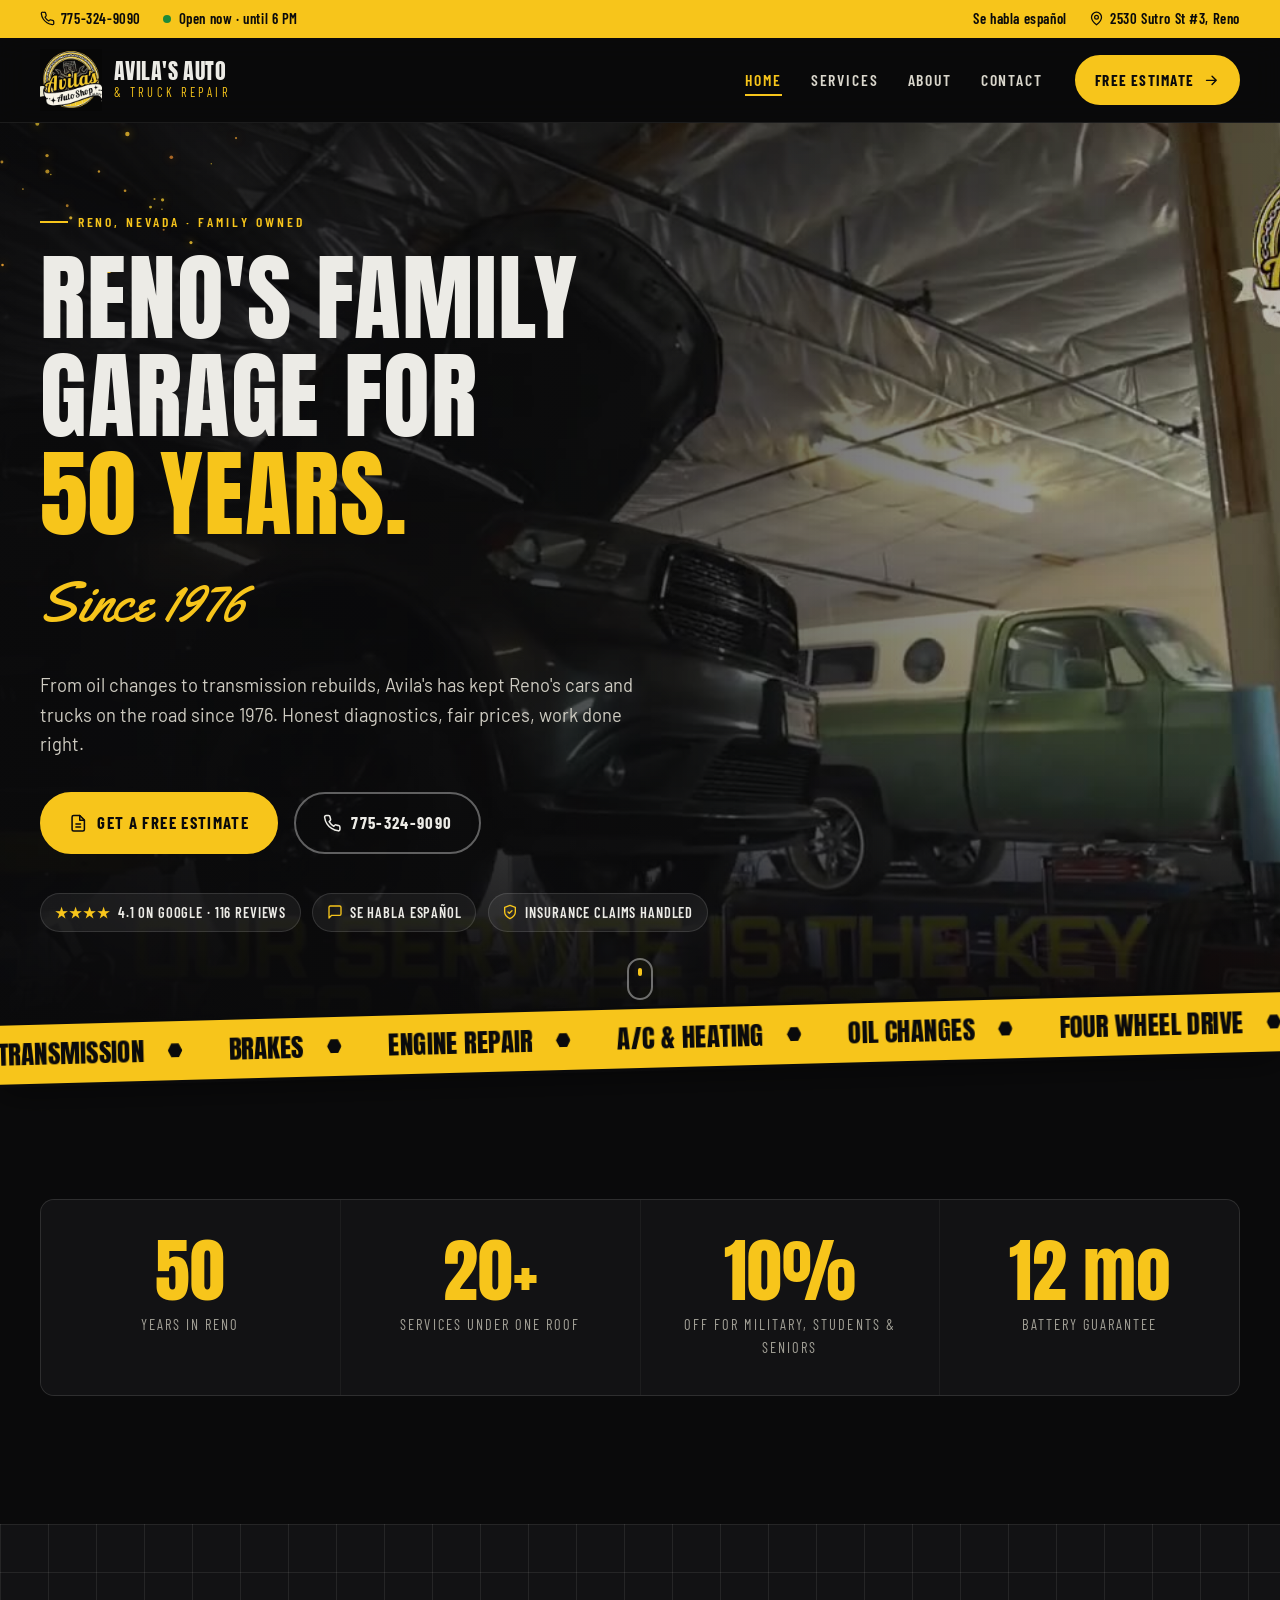
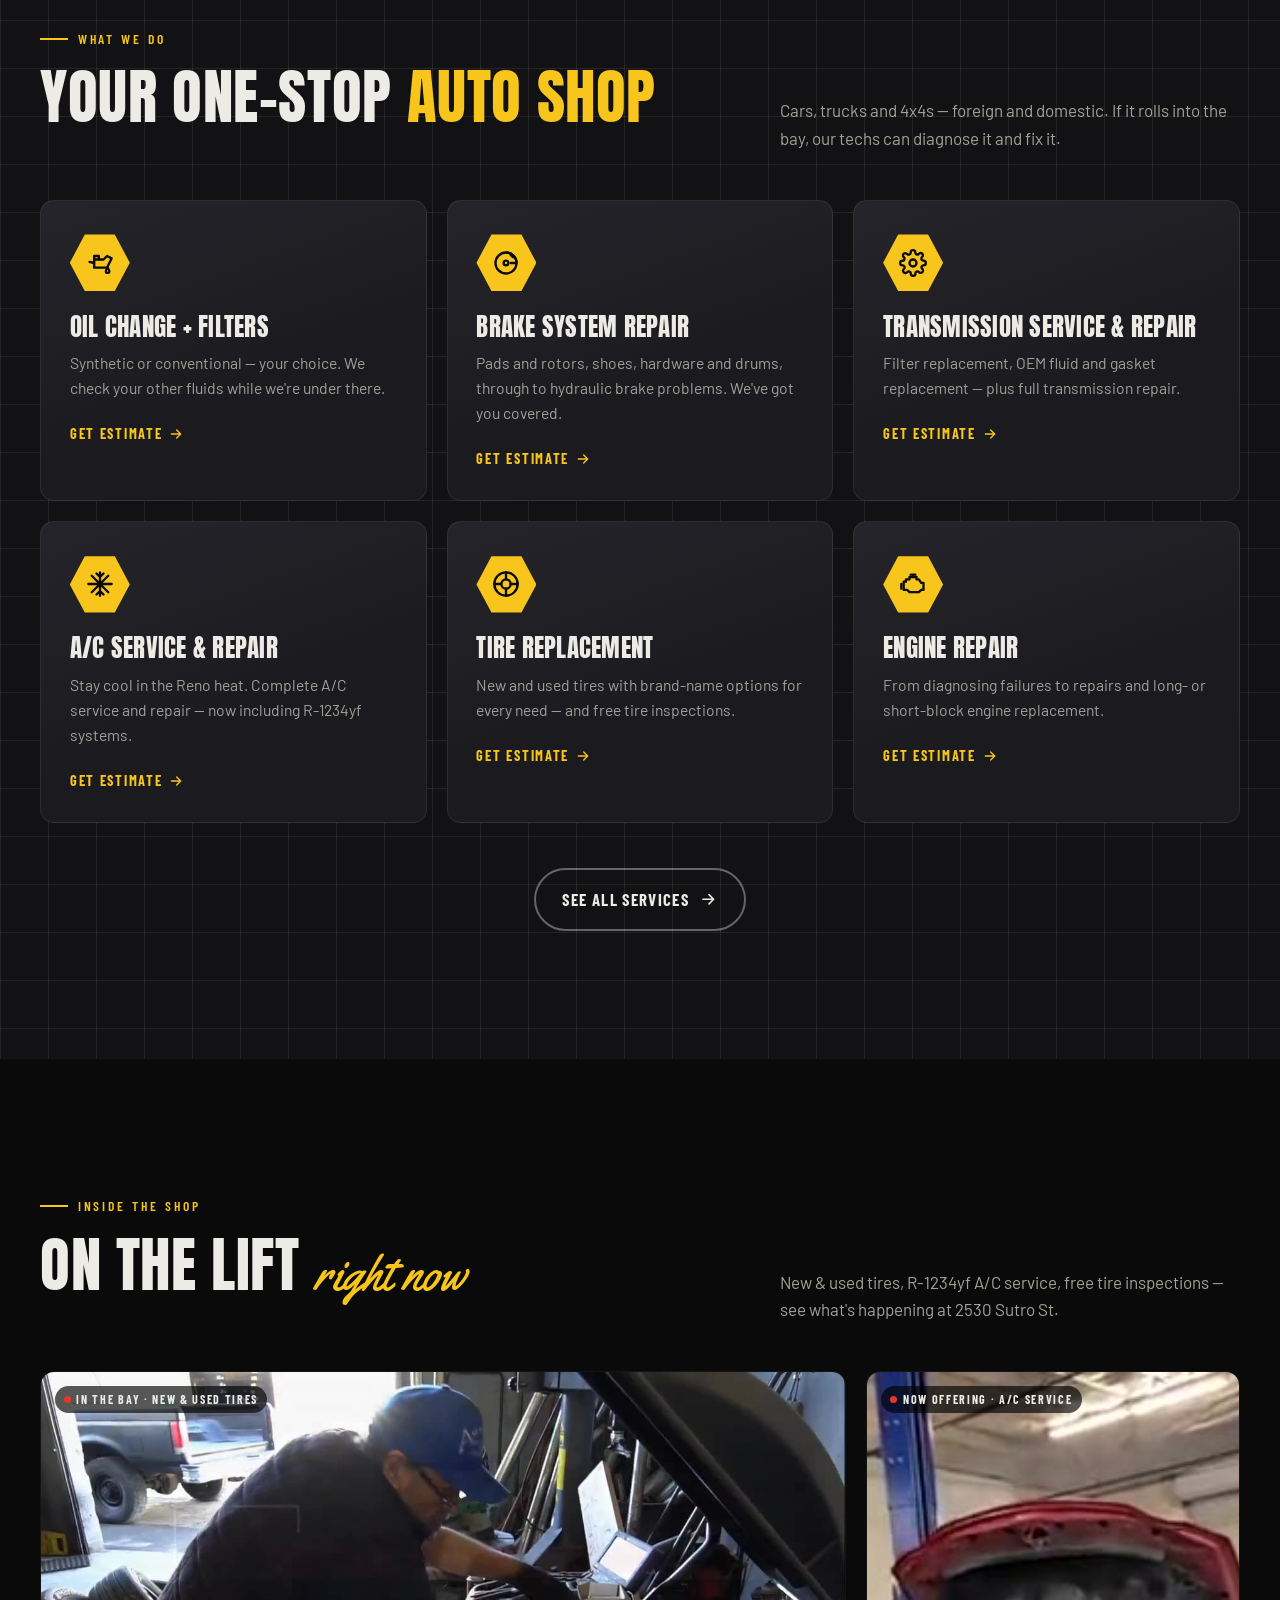
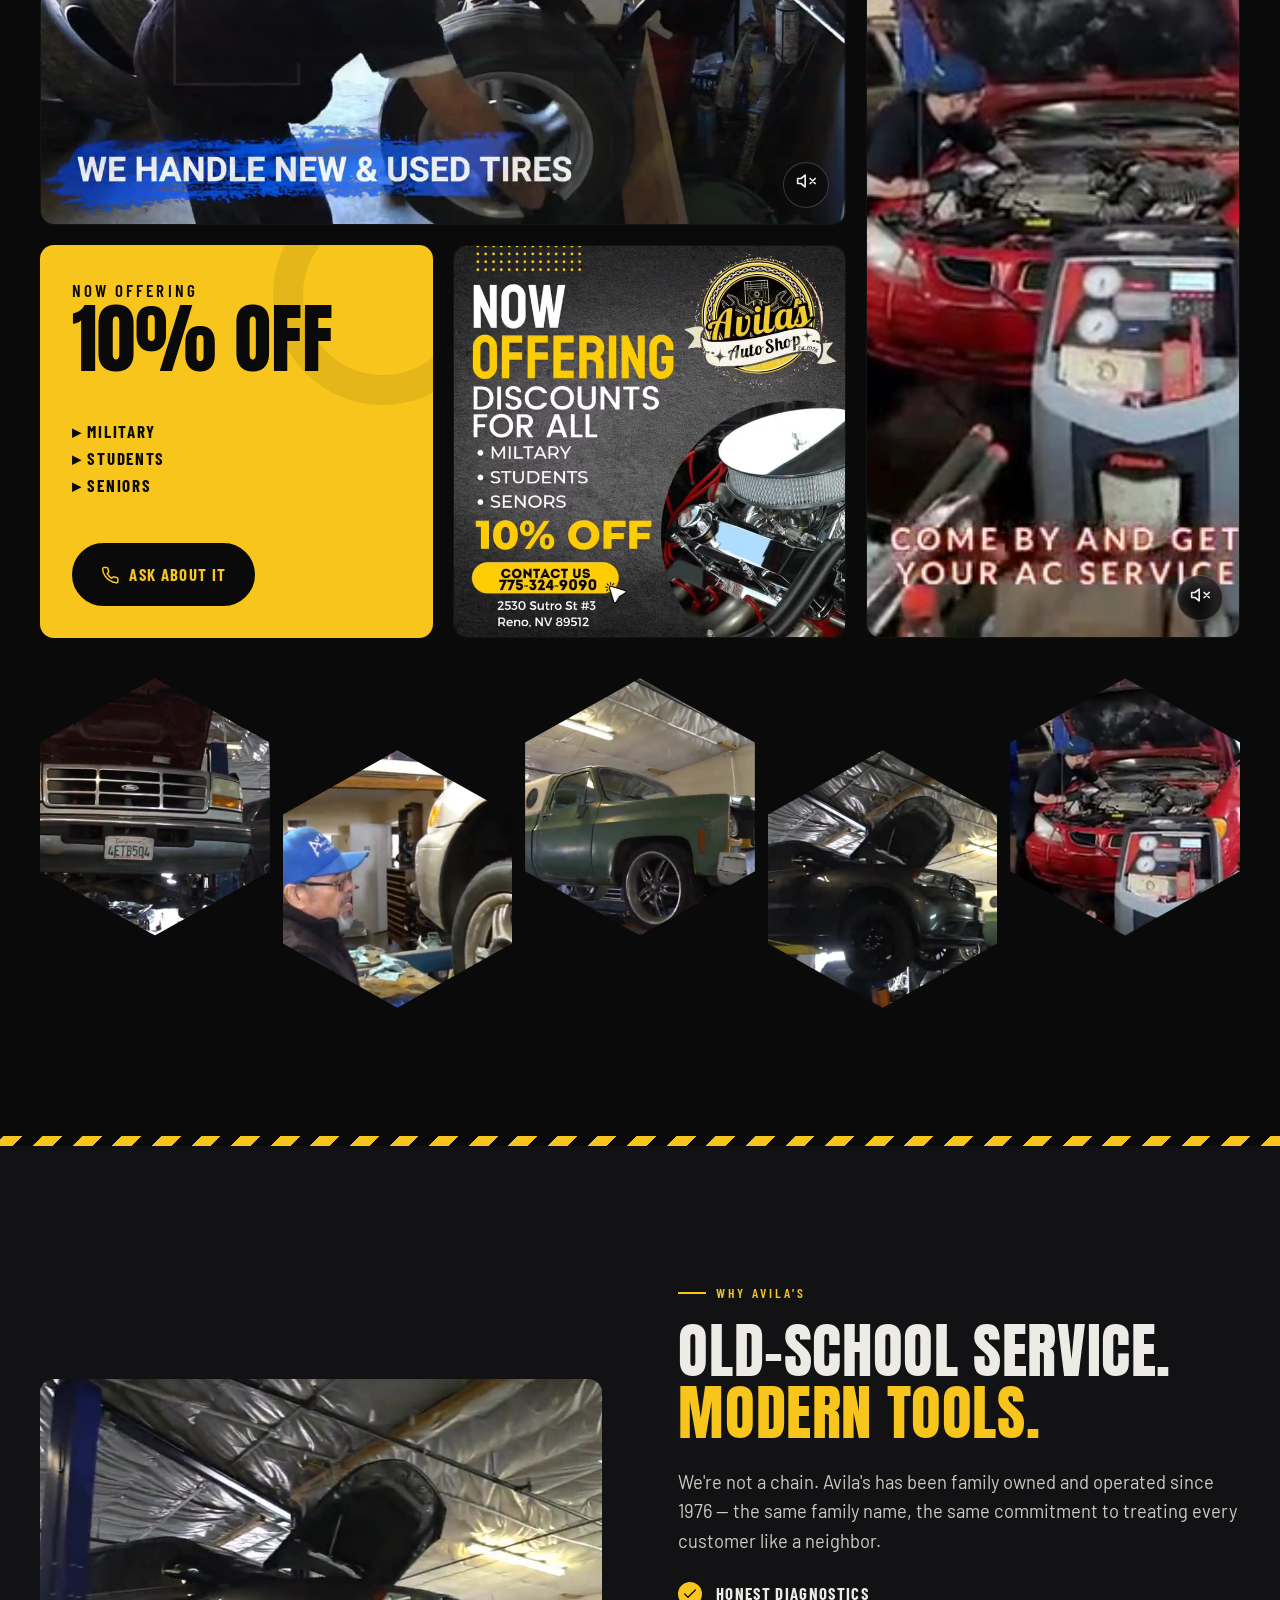
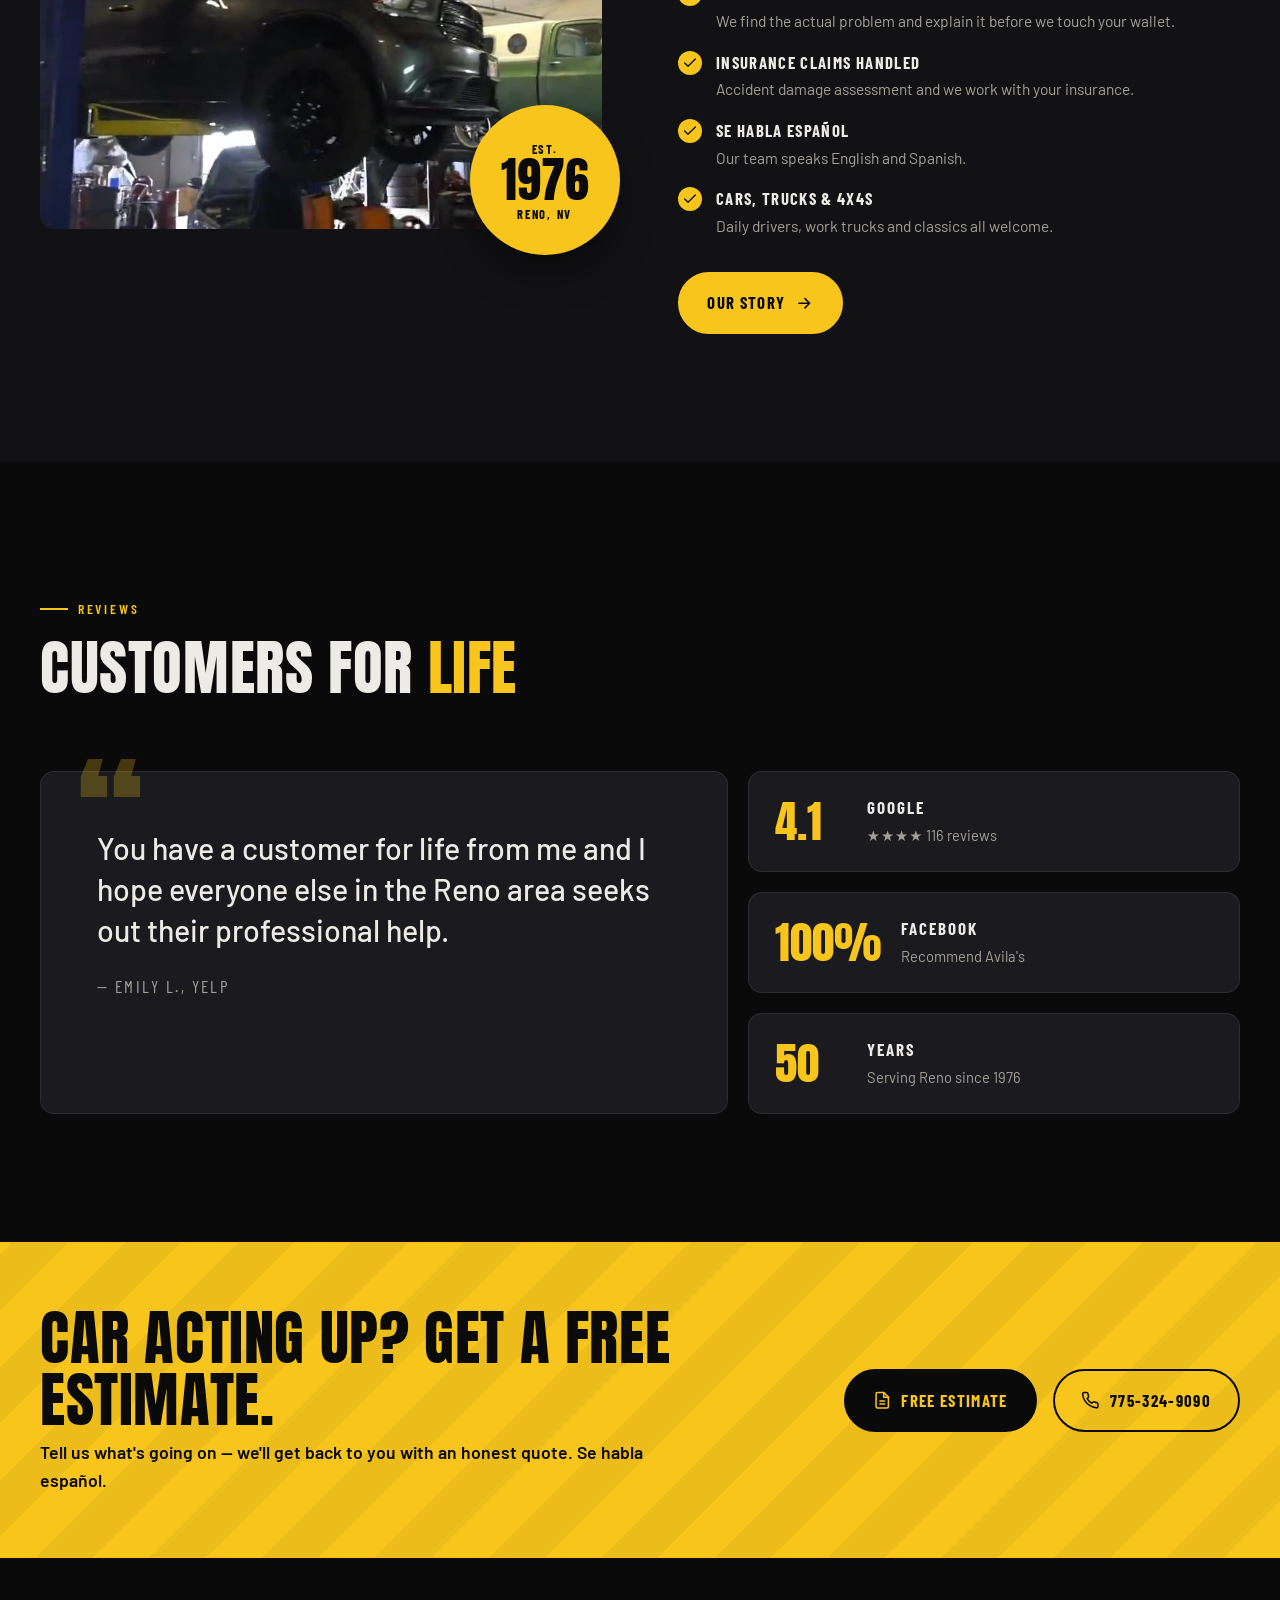
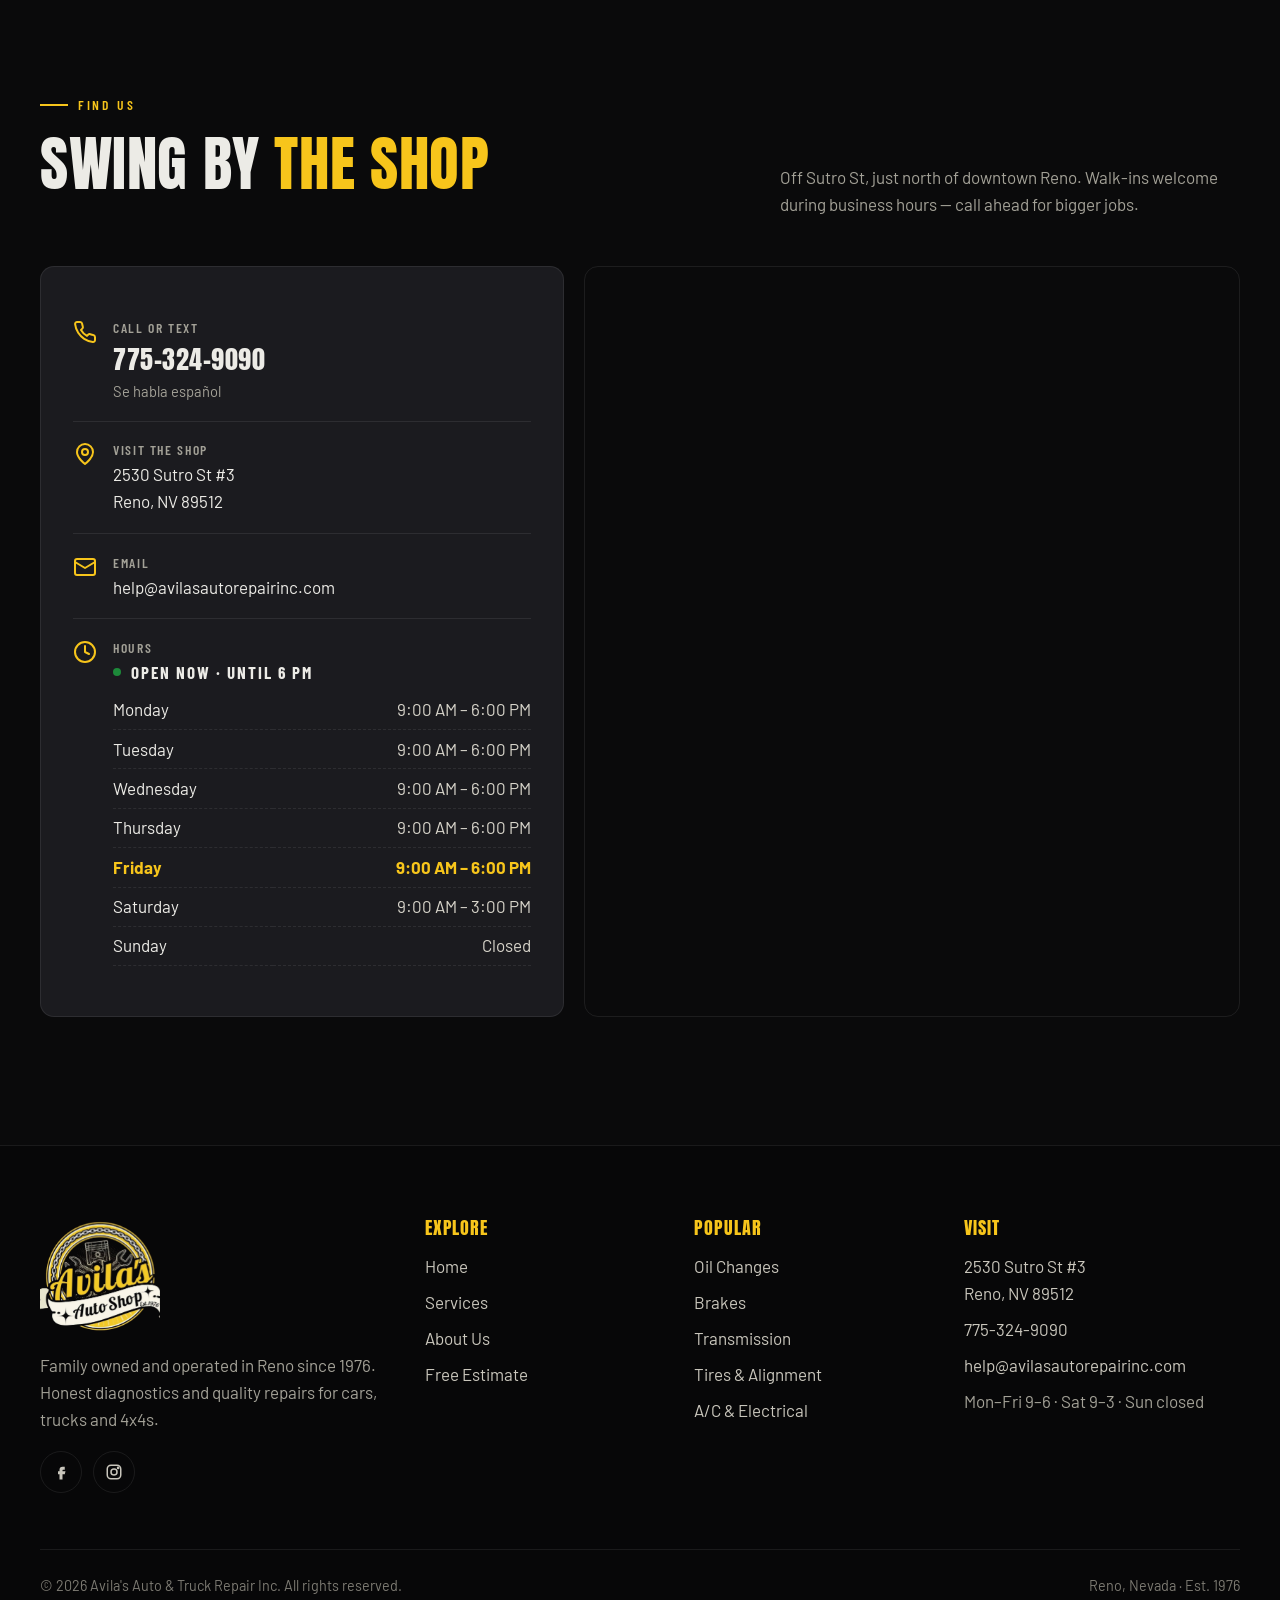
<file: index.html>
<!doctype html>
<html lang="en">
<head>
<meta charset="utf-8">
<meta name="viewport" content="width=device-width, initial-scale=1">
<title>Avila's Auto & Truck Repair | Reno Auto Repair Since 1976</title>
<meta name="description" content="Family-owned auto and truck repair in Reno, NV since 1976. Transmission, brakes, engine, A/C, tires, alignments and diagnostics. Free estimates. Se habla español. Call 775-324-9090.">
<meta name="theme-color" content="#0a0a0b">
<meta property="og:title" content="Avila's Auto & Truck Repair | Reno Auto Repair Since 1976">
<meta property="og:description" content="Family-owned auto and truck repair in Reno, NV since 1976. Transmission, brakes, engine, A/C, tires, alignments and diagnostics. Free estimates. Se habla español. Call 775-324-9090.">
<meta property="og:image" content="/assets/img/intro-poster.jpg">
<meta property="og:type" content="website">
<link rel="icon" type="image/png" href="/assets/img/favicon.png">
<link rel="apple-touch-icon" href="/assets/img/favicon.png">
<link rel="preconnect" href="https://fonts.googleapis.com">
<link rel="preconnect" href="https://fonts.gstatic.com" crossorigin>
<link href="https://fonts.googleapis.com/css2?family=Anton&family=Barlow:wght@400;500;600;700&family=Barlow+Condensed:wght@500;600;700&family=Yellowtail&display=swap" rel="stylesheet">
<link rel="stylesheet" href="/assets/css/style.css">
<script type="application/ld+json">
{
  "@context": "https://schema.org",
  "@type": "AutoRepair",
  "name": "Avila's Auto & Truck Repair",
  "image": "https://avilasautorepairinc.com/assets/img/logo.jpg",
  "telephone": "+1-775-324-9090",
  "email": "help@avilasautorepairinc.com",
  "foundingDate": "1976",
  "priceRange": "$",
  "address": { "@type": "PostalAddress", "streetAddress": "2530 Sutro St #3", "addressLocality": "Reno", "addressRegion": "NV", "postalCode": "89512", "addressCountry": "US" },
  "openingHoursSpecification": [
    { "@type": "OpeningHoursSpecification", "dayOfWeek": ["Monday","Tuesday","Wednesday","Thursday","Friday"], "opens": "09:00", "closes": "18:00" },
    { "@type": "OpeningHoursSpecification", "dayOfWeek": "Saturday", "opens": "09:00", "closes": "15:00" }
  ],
  "sameAs": ["https://www.facebook.com/AvilasAutoandTruckRepair/", "https://www.instagram.com/avilasautoreno/"],
  "knowsLanguage": ["en", "es"]
}
</script>
</head>
<body>
<div class="preloader" aria-hidden="true"><div class="preloader__ring"><img src="/assets/img/logo.jpg" alt=""></div></div>
<div class="topbar">
  <div class="wrap">
    <div class="topbar__left">
      <a href="tel:+17753249090"><svg viewBox="0 0 24 24" fill="none" stroke="currentColor" stroke-width="2" stroke-linecap="round" stroke-linejoin="round"><path d="M22 16.9v3a2 2 0 0 1-2.2 2 19.8 19.8 0 0 1-8.6-3.1 19.5 19.5 0 0 1-6-6A19.8 19.8 0 0 1 2.1 4.2 2 2 0 0 1 4.1 2h3a2 2 0 0 1 2 1.7c.1 1 .4 1.9.7 2.8a2 2 0 0 1-.5 2.1L8 9.9a16 16 0 0 0 6 6l1.3-1.3a2 2 0 0 1 2.1-.4c.9.3 1.8.6 2.8.7a2 2 0 0 1 1.7 2z"/></svg> 775-324-9090</a>
      <span class="topbar__hide-sm" style="display:inline-flex;align-items:center;gap:.5em"><span class="status-dot"></span><span data-open-status>Mon–Fri 9–6 · Sat 9–3</span></span>
    </div>
    <div class="topbar__right">
      <span>Se habla español</span>
      <a href="https://www.google.com/maps/search/?api=1&query=Avila%27s+Auto+%26+Truck+Repair+2530+Sutro+St+%233+Reno+NV+89512" target="_blank" rel="noopener"><svg viewBox="0 0 24 24" fill="none" stroke="currentColor" stroke-width="2" stroke-linecap="round" stroke-linejoin="round"><path d="M20 10c0 6-8 12-8 12s-8-6-8-12a8 8 0 0 1 16 0z"/><circle cx="12" cy="10" r="3"/></svg> 2530 Sutro St #3, Reno</a>
    </div>
  </div>
</div>
<header class="header">
  <div class="wrap">
    <a class="brand" href="/" aria-label="Avila's Auto & Truck Repair — home">
      <img src="/assets/img/logo.jpg" alt="Avila's Auto Shop logo" width="62" height="62">
      <span class="brand__text"><span class="brand__name">Avila's Auto</span><span class="brand__sub">&amp; Truck Repair</span></span>
    </a>
    <nav class="nav" aria-label="Main">
      <ul class="nav__links"><li><a href="/" aria-current="page">Home</a></li><li><a href="/services">Services</a></li><li><a href="/about">About</a></li><li><a href="/contact">Contact</a></li></ul>
      <a class="btn" href="/contact">Free Estimate <svg viewBox="0 0 24 24" fill="none" stroke="currentColor" stroke-width="2" stroke-linecap="round" stroke-linejoin="round"><path d="M5 12h14M13 6l6 6-6 6"/></svg></a>
    </nav>
    <button class="burger" type="button" aria-label="Menu" aria-expanded="false"><span></span><span></span><span></span></button>
  </div>
</header>

<main>
<section class="hero">
  <video class="hero__video" id="hero-video" src="/assets/video/intro.mp4" poster="/assets/img/intro-poster.jpg" autoplay muted loop playsinline preload="auto" data-autoplay></video>
  <canvas class="hero__embers" aria-hidden="true"></canvas>
  <div class="wrap">
    <div class="hero__content">
      <span class="eyebrow">Reno, Nevada · Family owned</span>
      <h1><span class="line"><span>Reno's family</span></span><span class="line"><span>garage for</span></span><span class="line"><span class="hl">50 years.</span></span></h1>
      <span class="script">Since 1976</span>
      <p class="lead">From oil changes to transmission rebuilds, Avila's has kept Reno's cars and trucks on the road since 1976. Honest diagnostics, fair prices, work done right.</p>
      <div class="hero__actions">
        <a class="btn" href="/contact"><svg viewBox="0 0 24 24" fill="none" stroke="currentColor" stroke-width="2" stroke-linecap="round" stroke-linejoin="round"><path d="M14 2H6a2 2 0 0 0-2 2v16a2 2 0 0 0 2 2h12a2 2 0 0 0 2-2V8z"/><path d="M14 2v6h6M9 13h6M9 17h6"/></svg> Get a Free Estimate</a>
        <a class="btn btn--ghost" href="tel:+17753249090"><svg viewBox="0 0 24 24" fill="none" stroke="currentColor" stroke-width="2" stroke-linecap="round" stroke-linejoin="round"><path d="M22 16.9v3a2 2 0 0 1-2.2 2 19.8 19.8 0 0 1-8.6-3.1 19.5 19.5 0 0 1-6-6A19.8 19.8 0 0 1 2.1 4.2 2 2 0 0 1 4.1 2h3a2 2 0 0 1 2 1.7c.1 1 .4 1.9.7 2.8a2 2 0 0 1-.5 2.1L8 9.9a16 16 0 0 0 6 6l1.3-1.3a2 2 0 0 1 2.1-.4c.9.3 1.8.6 2.8.7a2 2 0 0 1 1.7 2z"/></svg> 775-324-9090</a>
      </div>
      <div class="hero__badges">
        <span class="badge"><span class="stars">★★★★</span> 4.1 on Google · 116 reviews</span>
        <span class="badge"><svg viewBox="0 0 24 24" fill="none" stroke="currentColor" stroke-width="2" stroke-linecap="round" stroke-linejoin="round"><path d="M21 15a2 2 0 0 1-2 2H7l-4 4V5a2 2 0 0 1 2-2h14a2 2 0 0 1 2 2z"/></svg> Se habla español</span>
        <span class="badge"><svg viewBox="0 0 24 24" fill="none" stroke="currentColor" stroke-width="2" stroke-linecap="round" stroke-linejoin="round"><path d="M12 22s8-4 8-10V5l-8-3-8 3v7c0 6 8 10 8 10z"/><path d="m9 12 2 2 4-4"/></svg> Insurance claims handled</span>
      </div>
    </div>
  </div>
  <div class="scroll-cue" aria-hidden="true"></div>
</section>
<div class="marquee" aria-hidden="true"><div class="marquee__track"><span class="marquee__item">Transmission</span><span class="marquee__item">Brakes</span><span class="marquee__item">Engine Repair</span><span class="marquee__item">A/C &amp; Heating</span><span class="marquee__item">Oil Changes</span><span class="marquee__item">Four Wheel Drive</span><span class="marquee__item">Alignments</span><span class="marquee__item">Electrical</span><span class="marquee__item">Diagnostics</span><span class="marquee__item">Tires</span><span class="marquee__item">Exhaust</span><span class="marquee__item">Suspension</span><span class="marquee__item">Differential</span><span class="marquee__item">Tune-Ups</span><span class="marquee__item">Transmission</span><span class="marquee__item">Brakes</span><span class="marquee__item">Engine Repair</span><span class="marquee__item">A/C &amp; Heating</span><span class="marquee__item">Oil Changes</span><span class="marquee__item">Four Wheel Drive</span><span class="marquee__item">Alignments</span><span class="marquee__item">Electrical</span><span class="marquee__item">Diagnostics</span><span class="marquee__item">Tires</span><span class="marquee__item">Exhaust</span><span class="marquee__item">Suspension</span><span class="marquee__item">Differential</span><span class="marquee__item">Tune-Ups</span></div></div>

<section class="section">
  <div class="wrap">
    <div class="stats reveal">
      <div class="stat"><div class="stat__num" data-count="50" data-suffix="">50</div><div class="stat__label">Years in Reno</div></div>
      <div class="stat"><div class="stat__num" data-count="20" data-suffix="+">20+</div><div class="stat__label">Services under one roof</div></div>
      <div class="stat"><div class="stat__num" data-count="10" data-suffix="%">10%</div><div class="stat__label">Off for military, students &amp; seniors</div></div>
      <div class="stat"><div class="stat__num" data-count="12" data-suffix=" mo">12 mo</div><div class="stat__label">Battery guarantee</div></div>
    </div>
  </div>
</section>

<section class="section section--grid" style="padding-top:clamp(4rem,8vw,6rem)">
  <div class="wrap">
    <div class="section__head">
      <div class="reveal">
        <span class="eyebrow">What we do</span>
        <h2>Your one-stop <span class="hl">auto shop</span></h2>
      </div>
      <p class="reveal" style="--d:.1s">Cars, trucks and 4x4s — foreign and domestic. If it rolls into the bay, our techs can diagnose it and fix it.</p>
    </div>
    <div class="cards">
<article class="card reveal" data-cat="maintenance" style="--d:0.00s">
  <div class="card__icon"><svg viewBox="0 0 24 24" fill="none" stroke="currentColor" stroke-width="2" stroke-linecap="round" stroke-linejoin="round"><path d="M7 9h8l3-3 4 2-4 8H7z"/><path d="M7 9V6h4v3M3 11l4 1M20 19a1.5 1.5 0 1 1-3 0c0-1 1.5-3 1.5-3s1.5 2 1.5 3z"/></svg></div>
  <h3>Oil Change + Filters</h3>
  <p>Synthetic or conventional — your choice. We check your other fluids while we're under there.</p>
  <a class="card__link" href="/contact?service=Oil%20Change">Get estimate <svg viewBox="0 0 24 24" fill="none" stroke="currentColor" stroke-width="2" stroke-linecap="round" stroke-linejoin="round"><path d="M5 12h14M13 6l6 6-6 6"/></svg></a>
</article>
<article class="card reveal" data-cat="repairs" style="--d:0.08s">
  <div class="card__icon"><svg viewBox="0 0 24 24" fill="none" stroke="currentColor" stroke-width="2" stroke-linecap="round" stroke-linejoin="round"><circle cx="12" cy="12" r="9"/><circle cx="12" cy="12" r="2"/><path d="M12 3a9 9 0 0 1 9 9h-5M16 5l2 2"/></svg></div>
  <h3>Brake System Repair</h3>
  <p>Pads and rotors, shoes, hardware and drums, through to hydraulic brake problems. We've got you covered.</p>
  <a class="card__link" href="/contact?service=Brakes">Get estimate <svg viewBox="0 0 24 24" fill="none" stroke="currentColor" stroke-width="2" stroke-linecap="round" stroke-linejoin="round"><path d="M5 12h14M13 6l6 6-6 6"/></svg></a>
</article>
<article class="card reveal" data-cat="drivetrain" style="--d:0.16s">
  <div class="card__icon"><svg viewBox="0 0 24 24" fill="none" stroke="currentColor" stroke-width="2" stroke-linecap="round" stroke-linejoin="round"><circle cx="12" cy="12" r="3"/><path d="M19.4 15a1.7 1.7 0 0 0 .3 1.8l.1.1a2 2 0 1 1-2.8 2.8l-.1-.1a1.7 1.7 0 0 0-1.8-.3 1.7 1.7 0 0 0-1 1.5V21a2 2 0 1 1-4 0v-.1a1.7 1.7 0 0 0-1.1-1.5 1.7 1.7 0 0 0-1.8.3l-.1.1a2 2 0 1 1-2.8-2.8l.1-.1a1.7 1.7 0 0 0 .3-1.8 1.7 1.7 0 0 0-1.5-1H3a2 2 0 1 1 0-4h.1a1.7 1.7 0 0 0 1.5-1.1 1.7 1.7 0 0 0-.3-1.8l-.1-.1a2 2 0 1 1 2.8-2.8l.1.1a1.7 1.7 0 0 0 1.8.3H9a1.7 1.7 0 0 0 1-1.5V3a2 2 0 1 1 4 0v.1a1.7 1.7 0 0 0 1 1.5 1.7 1.7 0 0 0 1.8-.3l.1-.1a2 2 0 1 1 2.8 2.8l-.1.1a1.7 1.7 0 0 0-.3 1.8V9a1.7 1.7 0 0 0 1.5 1H21a2 2 0 1 1 0 4h-.1a1.7 1.7 0 0 0-1.5 1z"/></svg></div>
  <h3>Transmission Service &amp; Repair</h3>
  <p>Filter replacement, OEM fluid and gasket replacement — plus full transmission repair.</p>
  <a class="card__link" href="/contact?service=Transmission">Get estimate <svg viewBox="0 0 24 24" fill="none" stroke="currentColor" stroke-width="2" stroke-linecap="round" stroke-linejoin="round"><path d="M5 12h14M13 6l6 6-6 6"/></svg></a>
</article>
<article class="card reveal" data-cat="electrical" style="--d:0.00s">
  <div class="card__icon"><svg viewBox="0 0 24 24" fill="none" stroke="currentColor" stroke-width="2" stroke-linecap="round" stroke-linejoin="round"><path d="M12 2v20M4.9 4.9l14.2 14.2M2 12h20M4.9 19.1 19.1 4.9M9 3l3 3 3-3M9 21l3-3 3 3"/></svg></div>
  <h3>A/C Service &amp; Repair</h3>
  <p>Stay cool in the Reno heat. Complete A/C service and repair — now including R-1234yf systems.</p>
  <a class="card__link" href="/contact?service=A/C%20Service">Get estimate <svg viewBox="0 0 24 24" fill="none" stroke="currentColor" stroke-width="2" stroke-linecap="round" stroke-linejoin="round"><path d="M5 12h14M13 6l6 6-6 6"/></svg></a>
</article>
<article class="card reveal" data-cat="tires" style="--d:0.08s">
  <div class="card__icon"><svg viewBox="0 0 24 24" fill="none" stroke="currentColor" stroke-width="2" stroke-linecap="round" stroke-linejoin="round"><circle cx="12" cy="12" r="10"/><circle cx="12" cy="12" r="4"/><path d="M12 2v6M12 16v6M2 12h6M16 12h6"/></svg></div>
  <h3>Tire Replacement</h3>
  <p>New and used tires with brand-name options for every need — and free tire inspections.</p>
  <a class="card__link" href="/contact?service=Tires">Get estimate <svg viewBox="0 0 24 24" fill="none" stroke="currentColor" stroke-width="2" stroke-linecap="round" stroke-linejoin="round"><path d="M5 12h14M13 6l6 6-6 6"/></svg></a>
</article>
<article class="card reveal" data-cat="repairs" style="--d:0.16s">
  <div class="card__icon"><svg viewBox="0 0 24 24" fill="none" stroke="currentColor" stroke-width="2" stroke-linecap="round" stroke-linejoin="round"><path d="M4 10h2V8h3V6h6v2h2l2 3h2v6h-2l-2 2H9l-2-2H4z"/><path d="M2 12v4M12 6V4M10 4h4"/></svg></div>
  <h3>Engine Repair</h3>
  <p>From diagnosing failures to repairs and long- or short-block engine replacement.</p>
  <a class="card__link" href="/contact?service=Engine%20Repair">Get estimate <svg viewBox="0 0 24 24" fill="none" stroke="currentColor" stroke-width="2" stroke-linecap="round" stroke-linejoin="round"><path d="M5 12h14M13 6l6 6-6 6"/></svg></a>
</article>
    </div>
    <div style="text-align:center;margin-top:2.8rem" class="reveal"><a class="btn btn--ghost" href="/services">See all services <svg viewBox="0 0 24 24" fill="none" stroke="currentColor" stroke-width="2" stroke-linecap="round" stroke-linejoin="round"><path d="M5 12h14M13 6l6 6-6 6"/></svg></a></div>
  </div>
</section>

<section class="section">
  <div class="wrap">
    <div class="section__head">
      <div class="reveal">
        <span class="eyebrow">Inside the shop</span>
        <h2>On the lift <span class="script" style="font-size:.8em">right now</span></h2>
      </div>
      <p class="reveal" style="--d:.1s">New &amp; used tires, R-1234yf A/C service, free tire inspections — see what's happening at 2530 Sutro St.</p>
    </div>
    <div class="showcase">
      <div class="vframe vframe--wide sc-tires reveal reveal--zoom">
        <span class="live-tag">In the bay · New &amp; used tires</span>
        <video id="tires-video" src="/assets/video/tires.mp4" poster="/assets/img/tires-poster.jpg" muted loop playsinline preload="metadata" data-autoplay></video>
        <button class="sound-btn" type="button" aria-pressed="false" data-video="tires-video" aria-label="Toggle sound"><span class="off"><svg viewBox="0 0 24 24" fill="none" stroke="currentColor" stroke-width="2" stroke-linecap="round" stroke-linejoin="round"><path d="M11 5 6 9H2v6h4l5 4zM23 9l-6 6M17 9l6 6"/></svg></span><span class="on"><svg viewBox="0 0 24 24" fill="none" stroke="currentColor" stroke-width="2" stroke-linecap="round" stroke-linejoin="round"><path d="M11 5 6 9H2v6h4l5 4zM15.5 8.5a5 5 0 0 1 0 7M19 5a10 10 0 0 1 0 14"/></svg></span></button>
      </div>
      <div class="vframe sc-ac reveal reveal--right" style="--d:.1s">
        <span class="live-tag">Now offering · A/C service</span>
        <video id="ac-video" src="/assets/video/ac-service.mp4" poster="/assets/img/ac-poster.jpg" muted loop playsinline preload="metadata" data-autoplay></video>
        <button class="sound-btn" type="button" aria-pressed="false" data-video="ac-video" aria-label="Toggle sound"><span class="off"><svg viewBox="0 0 24 24" fill="none" stroke="currentColor" stroke-width="2" stroke-linecap="round" stroke-linejoin="round"><path d="M11 5 6 9H2v6h4l5 4zM23 9l-6 6M17 9l6 6"/></svg></span><span class="on"><svg viewBox="0 0 24 24" fill="none" stroke="currentColor" stroke-width="2" stroke-linecap="round" stroke-linejoin="round"><path d="M11 5 6 9H2v6h4l5 4zM15.5 8.5a5 5 0 0 1 0 7M19 5a10 10 0 0 1 0 14"/></svg></span></button>
      </div>
      <div class="promo sc-promo reveal" style="--d:.05s">
        <div>
          <p style="font-family:var(--label);letter-spacing:.18em;text-transform:uppercase">Now offering</p>
          <div class="promo__big">10% off</div>
        </div>
        <ul><li>Military</li><li>Students</li><li>Seniors</li></ul>
        <a class="btn btn--dark" href="tel:+17753249090"><svg viewBox="0 0 24 24" fill="none" stroke="currentColor" stroke-width="2" stroke-linecap="round" stroke-linejoin="round"><path d="M22 16.9v3a2 2 0 0 1-2.2 2 19.8 19.8 0 0 1-8.6-3.1 19.5 19.5 0 0 1-6-6A19.8 19.8 0 0 1 2.1 4.2 2 2 0 0 1 4.1 2h3a2 2 0 0 1 2 1.7c.1 1 .4 1.9.7 2.8a2 2 0 0 1-.5 2.1L8 9.9a16 16 0 0 0 6 6l1.3-1.3a2 2 0 0 1 2.1-.4c.9.3 1.8.6 2.8.7a2 2 0 0 1 1.7 2z"/></svg> Ask about it</a>
      </div>
      <div class="vframe sc-disc reveal" style="--d:.12s">
        <video id="promo-video" src="/assets/video/discounts.mp4" poster="/assets/img/discounts-poster.jpg" muted loop playsinline preload="metadata" data-autoplay></video>
      </div>
    </div>
    <div class="hexes reveal" style="--d:.1s">
      <div class="hex"><img src="/assets/img/shop-1.jpg" alt="Ford truck on a lift at Avila's" loading="lazy"></div>
      <div class="hex"><img src="/assets/img/tech-1.jpg" alt="Technician mounting a tire" loading="lazy"></div>
      <div class="hex"><img src="/assets/img/shop-2.jpg" alt="Classic Chevy truck in the shop" loading="lazy"></div>
      <div class="hex"><img src="/assets/img/shop-3.jpg" alt="SUV on a lift" loading="lazy"></div>
      <div class="hex"><img src="/assets/img/ac-poster.jpg" alt="A/C service in progress" loading="lazy"></div>
    </div>
  </div>
</section>

<div class="hazard"></div>

<section class="section section--steel">
  <div class="wrap split">
    <div class="split__media reveal reveal--left">
      <img src="/assets/img/shop-3.jpg" alt="Vehicles on lifts inside Avila's Auto Shop" loading="lazy">
      <div class="stamp"><div><small>Est.</small><b>1976</b><small>Reno, NV</small></div></div>
    </div>
    <div class="reveal reveal--right">
      <span class="eyebrow">Why Avila's</span>
      <h2>Old-school service. <span class="hl">Modern tools.</span></h2>
      <p class="lead">We're not a chain. Avila's has been family owned and operated since 1976 — the same family name, the same commitment to treating every customer like a neighbor.</p>
      <ul class="checks">
        <li><svg viewBox="0 0 24 24" fill="none" stroke="currentColor" stroke-width="2" stroke-linecap="round" stroke-linejoin="round"><path d="M20 6 9 17l-5-5"/></svg><div><b>Honest diagnostics</b><span>We find the actual problem and explain it before we touch your wallet.</span></div></li>
        <li><svg viewBox="0 0 24 24" fill="none" stroke="currentColor" stroke-width="2" stroke-linecap="round" stroke-linejoin="round"><path d="M20 6 9 17l-5-5"/></svg><div><b>Insurance claims handled</b><span>Accident damage assessment and we work with your insurance.</span></div></li>
        <li><svg viewBox="0 0 24 24" fill="none" stroke="currentColor" stroke-width="2" stroke-linecap="round" stroke-linejoin="round"><path d="M20 6 9 17l-5-5"/></svg><div><b>Se habla español</b><span>Our team speaks English and Spanish.</span></div></li>
        <li><svg viewBox="0 0 24 24" fill="none" stroke="currentColor" stroke-width="2" stroke-linecap="round" stroke-linejoin="round"><path d="M20 6 9 17l-5-5"/></svg><div><b>Cars, trucks &amp; 4x4s</b><span>Daily drivers, work trucks and classics all welcome.</span></div></li>
      </ul>
      <a class="btn" href="/about">Our story <svg viewBox="0 0 24 24" fill="none" stroke="currentColor" stroke-width="2" stroke-linecap="round" stroke-linejoin="round"><path d="M5 12h14M13 6l6 6-6 6"/></svg></a>
    </div>
  </div>
</section>

<section class="section">
  <div class="wrap">
    <div class="section__head">
      <div class="reveal"><span class="eyebrow">Reviews</span><h2>Customers for <span class="hl">life</span></h2></div>
    </div>
    <div class="review-wrap">
      <figure class="quote reveal reveal--left" style="margin:0">
        <blockquote>You have a customer for life from me and I hope everyone else in the Reno area seeks out their professional help.</blockquote>
        <cite>— Emily L., Yelp</cite>
      </figure>
      <div class="ratings">
        <a class="rating reveal reveal--right" href="https://www.google.com/maps/search/?api=1&amp;query=Avila%27s+Auto+%26+Truck+Repair+Reno" target="_blank" rel="noopener">
          <div class="rating__score">4.1</div><div class="rating__meta"><b>Google</b><span><span class="stars">★★★★</span> 116 reviews</span></div></a>
        <a class="rating reveal reveal--right" style="--d:.1s" href="https://www.facebook.com/AvilasAutoandTruckRepair/reviews" target="_blank" rel="noopener">
          <div class="rating__score">100%</div><div class="rating__meta"><b>Facebook</b><span>Recommend Avila's</span></div></a>
        <a class="rating reveal reveal--right" style="--d:.2s" href="https://www.facebook.com/AvilasAutoandTruckRepair/" target="_blank" rel="noopener">
          <div class="rating__score">50</div><div class="rating__meta"><b>Years</b><span>Serving Reno since 1976</span></div></a>
      </div>
    </div>
  </div>
</section>

<section class="cta-band">
  <div class="wrap">
    <div class="reveal">
      <h2>Car acting up? Get a free estimate.</h2>
      <p>Tell us what's going on — we'll get back to you with an honest quote. Se habla español.</p>
    </div>
    <div class="cta-band__actions reveal" style="--d:.15s">
      <a class="btn btn--dark" href="/contact"><svg viewBox="0 0 24 24" fill="none" stroke="currentColor" stroke-width="2" stroke-linecap="round" stroke-linejoin="round"><path d="M14 2H6a2 2 0 0 0-2 2v16a2 2 0 0 0 2 2h12a2 2 0 0 0 2-2V8z"/><path d="M14 2v6h6M9 13h6M9 17h6"/></svg> Free Estimate</a>
      <a class="btn btn--ghost" href="tel:+17753249090"><svg viewBox="0 0 24 24" fill="none" stroke="currentColor" stroke-width="2" stroke-linecap="round" stroke-linejoin="round"><path d="M22 16.9v3a2 2 0 0 1-2.2 2 19.8 19.8 0 0 1-8.6-3.1 19.5 19.5 0 0 1-6-6A19.8 19.8 0 0 1 2.1 4.2 2 2 0 0 1 4.1 2h3a2 2 0 0 1 2 1.7c.1 1 .4 1.9.7 2.8a2 2 0 0 1-.5 2.1L8 9.9a16 16 0 0 0 6 6l1.3-1.3a2 2 0 0 1 2.1-.4c.9.3 1.8.6 2.8.7a2 2 0 0 1 1.7 2z"/></svg> 775-324-9090</a>
    </div>
  </div>
</section>


<section class="section">
  <div class="wrap">
    <div class="section__head"><div class="reveal"><span class="eyebrow">Find us</span><h2>Swing by <span class="hl">the shop</span></h2></div>
    <p class="reveal">Off Sutro St, just north of downtown Reno. Walk-ins welcome during business hours — call ahead for bigger jobs.</p></div>
    <div class="visit">
      <div class="reveal reveal--left"><div class="info-card">
  <div class="info-row"><svg viewBox="0 0 24 24" fill="none" stroke="currentColor" stroke-width="2" stroke-linecap="round" stroke-linejoin="round"><path d="M22 16.9v3a2 2 0 0 1-2.2 2 19.8 19.8 0 0 1-8.6-3.1 19.5 19.5 0 0 1-6-6A19.8 19.8 0 0 1 2.1 4.2 2 2 0 0 1 4.1 2h3a2 2 0 0 1 2 1.7c.1 1 .4 1.9.7 2.8a2 2 0 0 1-.5 2.1L8 9.9a16 16 0 0 0 6 6l1.3-1.3a2 2 0 0 1 2.1-.4c.9.3 1.8.6 2.8.7a2 2 0 0 1 1.7 2z"/></svg><div><b>Call or text</b><a class="big" href="tel:+17753249090">775-324-9090</a><div style="color:var(--muted);font-size:.92rem">Se habla español</div></div></div>
  <div class="info-row"><svg viewBox="0 0 24 24" fill="none" stroke="currentColor" stroke-width="2" stroke-linecap="round" stroke-linejoin="round"><path d="M20 10c0 6-8 12-8 12s-8-6-8-12a8 8 0 0 1 16 0z"/><circle cx="12" cy="10" r="3"/></svg><div><b>Visit the shop</b><a href="https://www.google.com/maps/search/?api=1&query=Avila%27s+Auto+%26+Truck+Repair+2530+Sutro+St+%233+Reno+NV+89512" target="_blank" rel="noopener">2530 Sutro St #3<br>Reno, NV 89512</a></div></div>
  <div class="info-row"><svg viewBox="0 0 24 24" fill="none" stroke="currentColor" stroke-width="2" stroke-linecap="round" stroke-linejoin="round"><rect x="2" y="4" width="20" height="16" rx="2"/><path d="m22 7-10 6L2 7"/></svg><div><b>Email</b><a href="mailto:help@avilasautorepairinc.com">help@avilasautorepairinc.com</a></div></div>
  <div class="info-row"><svg viewBox="0 0 24 24" fill="none" stroke="currentColor" stroke-width="2" stroke-linecap="round" stroke-linejoin="round"><circle cx="12" cy="12" r="10"/><path d="M12 6v6l4 2"/></svg><div style="flex:1"><b>Hours</b><div class="open-now"><span class="status-dot"></span><span data-open-status>Mon–Fri 9–6 · Sat 9–3</span></div><table class="hours"><tr data-day="1"><td>Monday</td><td>9:00 AM – 6:00 PM</td></tr><tr data-day="2"><td>Tuesday</td><td>9:00 AM – 6:00 PM</td></tr><tr data-day="3"><td>Wednesday</td><td>9:00 AM – 6:00 PM</td></tr><tr data-day="4"><td>Thursday</td><td>9:00 AM – 6:00 PM</td></tr><tr data-day="5"><td>Friday</td><td>9:00 AM – 6:00 PM</td></tr><tr data-day="6"><td>Saturday</td><td>9:00 AM – 3:00 PM</td></tr><tr data-day="0"><td>Sunday</td><td>Closed</td></tr></table></div></div>
</div></div>
      <div class="map reveal reveal--right"><iframe title="Map to Avila's Auto & Truck Repair" loading="lazy" referrerpolicy="no-referrer-when-downgrade" src="https://www.google.com/maps?q=2530+Sutro+St+%233,+Reno,+NV+89512&output=embed"></iframe></div>
    </div>
  </div>
</section>
</main>
<footer class="footer">
  <div class="wrap">
    <div class="footer__grid">
      <div class="footer__brand">
        <img src="/assets/img/logo.jpg" alt="Avila's Auto Shop">
        <p>Family owned and operated in Reno since 1976. Honest diagnostics and quality repairs for cars, trucks and 4x4s.</p>
        <div class="socials">
          <a href="https://www.facebook.com/AvilasAutoandTruckRepair/" target="_blank" rel="noopener" aria-label="Facebook"><svg viewBox="0 0 24 24" fill="currentColor"><path d="M14 9h3V5h-3a4 4 0 0 0-4 4v2H8v4h2v7h4v-7h3l1-4h-4V9.5a.5.5 0 0 1 .5-.5z"/></svg></a>
          <a href="https://www.instagram.com/avilasautoreno/" target="_blank" rel="noopener" aria-label="Instagram"><svg viewBox="0 0 24 24" fill="none" stroke="currentColor" stroke-width="2" stroke-linecap="round" stroke-linejoin="round"><rect x="3" y="3" width="18" height="18" rx="5"/><circle cx="12" cy="12" r="4"/><circle cx="17.5" cy="6.5" r=".8" fill="currentColor"/></svg></a>
        </div>
      </div>
      <div>
        <h4>Explore</h4>
        <ul>
          <li><a href="/">Home</a></li>
          <li><a href="/services">Services</a></li>
          <li><a href="/about">About Us</a></li>
          <li><a href="/contact">Free Estimate</a></li>
        </ul>
      </div>
      <div>
        <h4>Popular</h4>
        <ul>
          <li><a href="/services#maintenance">Oil Changes</a></li>
          <li><a href="/services#repairs">Brakes</a></li>
          <li><a href="/services#drivetrain">Transmission</a></li>
          <li><a href="/services#tires">Tires &amp; Alignment</a></li>
          <li><a href="/services#electrical">A/C &amp; Electrical</a></li>
        </ul>
      </div>
      <div>
        <h4>Visit</h4>
        <ul>
          <li><a href="https://www.google.com/maps/search/?api=1&query=Avila%27s+Auto+%26+Truck+Repair+2530+Sutro+St+%233+Reno+NV+89512" target="_blank" rel="noopener">2530 Sutro St #3<br>Reno, NV 89512</a></li>
          <li><a href="tel:+17753249090">775-324-9090</a></li>
          <li><a href="mailto:help@avilasautorepairinc.com">help@avilasautorepairinc.com</a></li>
          <li style="color:var(--muted)">Mon–Fri 9–6 · Sat 9–3 · Sun closed</li>
        </ul>
      </div>
    </div>
    <div class="footer__bottom">
      <span>© <span data-year>2026</span> Avila's Auto &amp; Truck Repair Inc. All rights reserved.</span>
      <span>Reno, Nevada · Est. 1976</span>
    </div>
  </div>
</footer>
<div class="callbar">
  <a href="tel:+17753249090"><svg viewBox="0 0 24 24" fill="none" stroke="currentColor" stroke-width="2" stroke-linecap="round" stroke-linejoin="round"><path d="M22 16.9v3a2 2 0 0 1-2.2 2 19.8 19.8 0 0 1-8.6-3.1 19.5 19.5 0 0 1-6-6A19.8 19.8 0 0 1 2.1 4.2 2 2 0 0 1 4.1 2h3a2 2 0 0 1 2 1.7c.1 1 .4 1.9.7 2.8a2 2 0 0 1-.5 2.1L8 9.9a16 16 0 0 0 6 6l1.3-1.3a2 2 0 0 1 2.1-.4c.9.3 1.8.6 2.8.7a2 2 0 0 1 1.7 2z"/></svg> Call Now</a>
  <a href="/contact"><svg viewBox="0 0 24 24" fill="none" stroke="currentColor" stroke-width="2" stroke-linecap="round" stroke-linejoin="round"><path d="M14 2H6a2 2 0 0 0-2 2v16a2 2 0 0 0 2 2h12a2 2 0 0 0 2-2V8z"/><path d="M14 2v6h6M9 13h6M9 17h6"/></svg> Free Estimate</a>
</div>
<script src="/assets/js/main.js" defer></script>
</body>
</html>
</file>
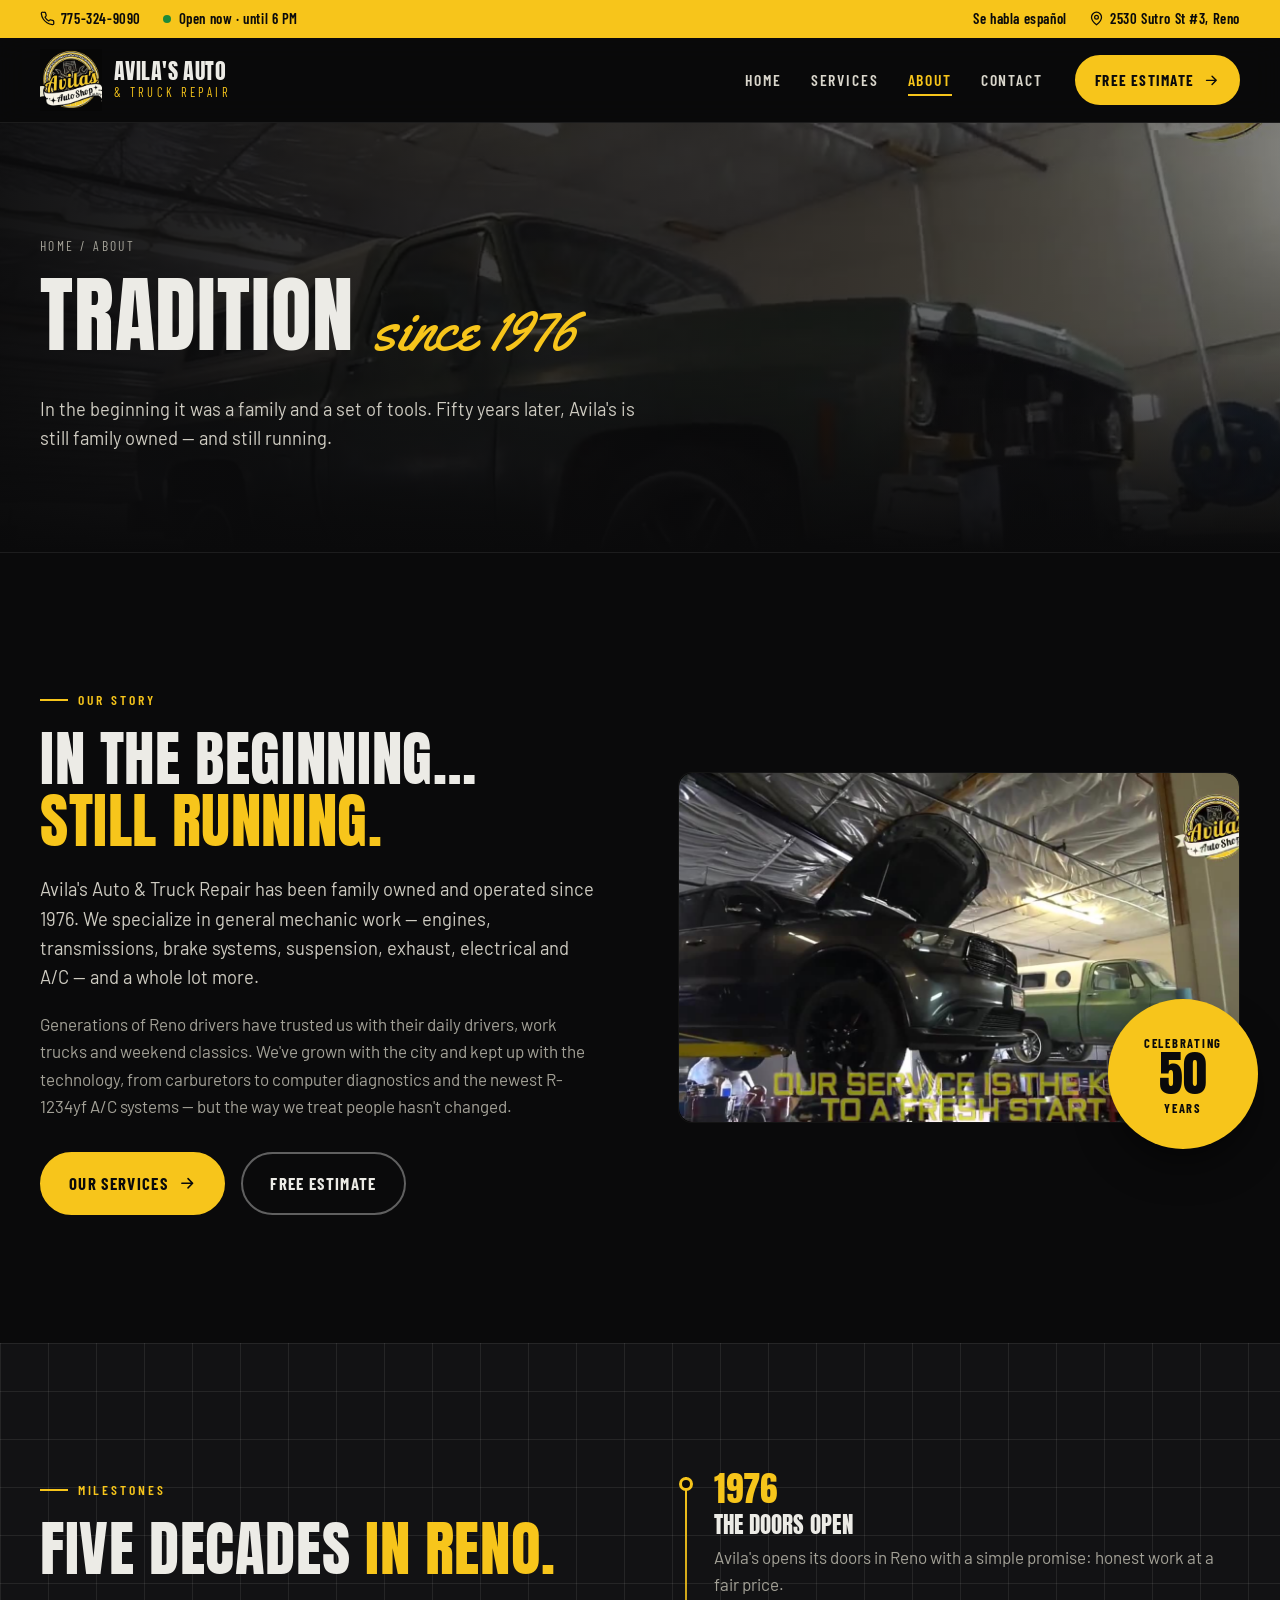
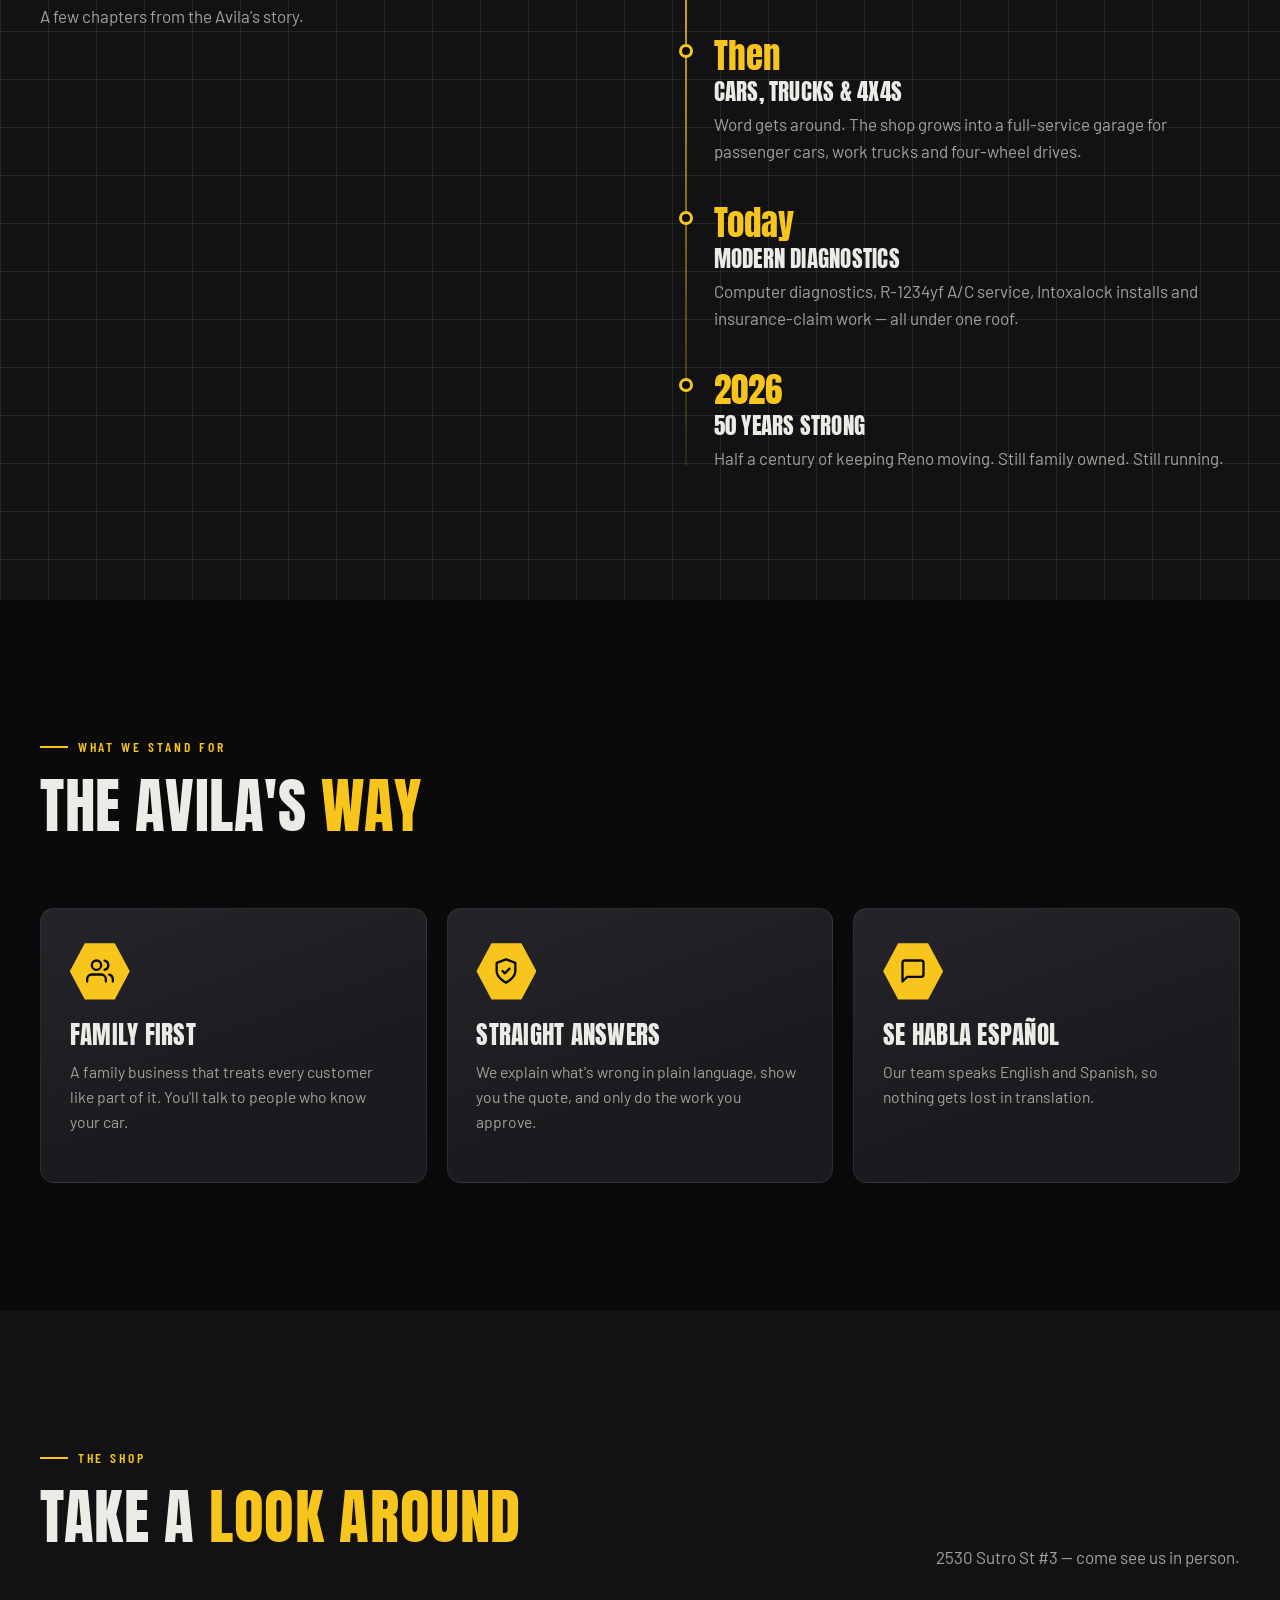
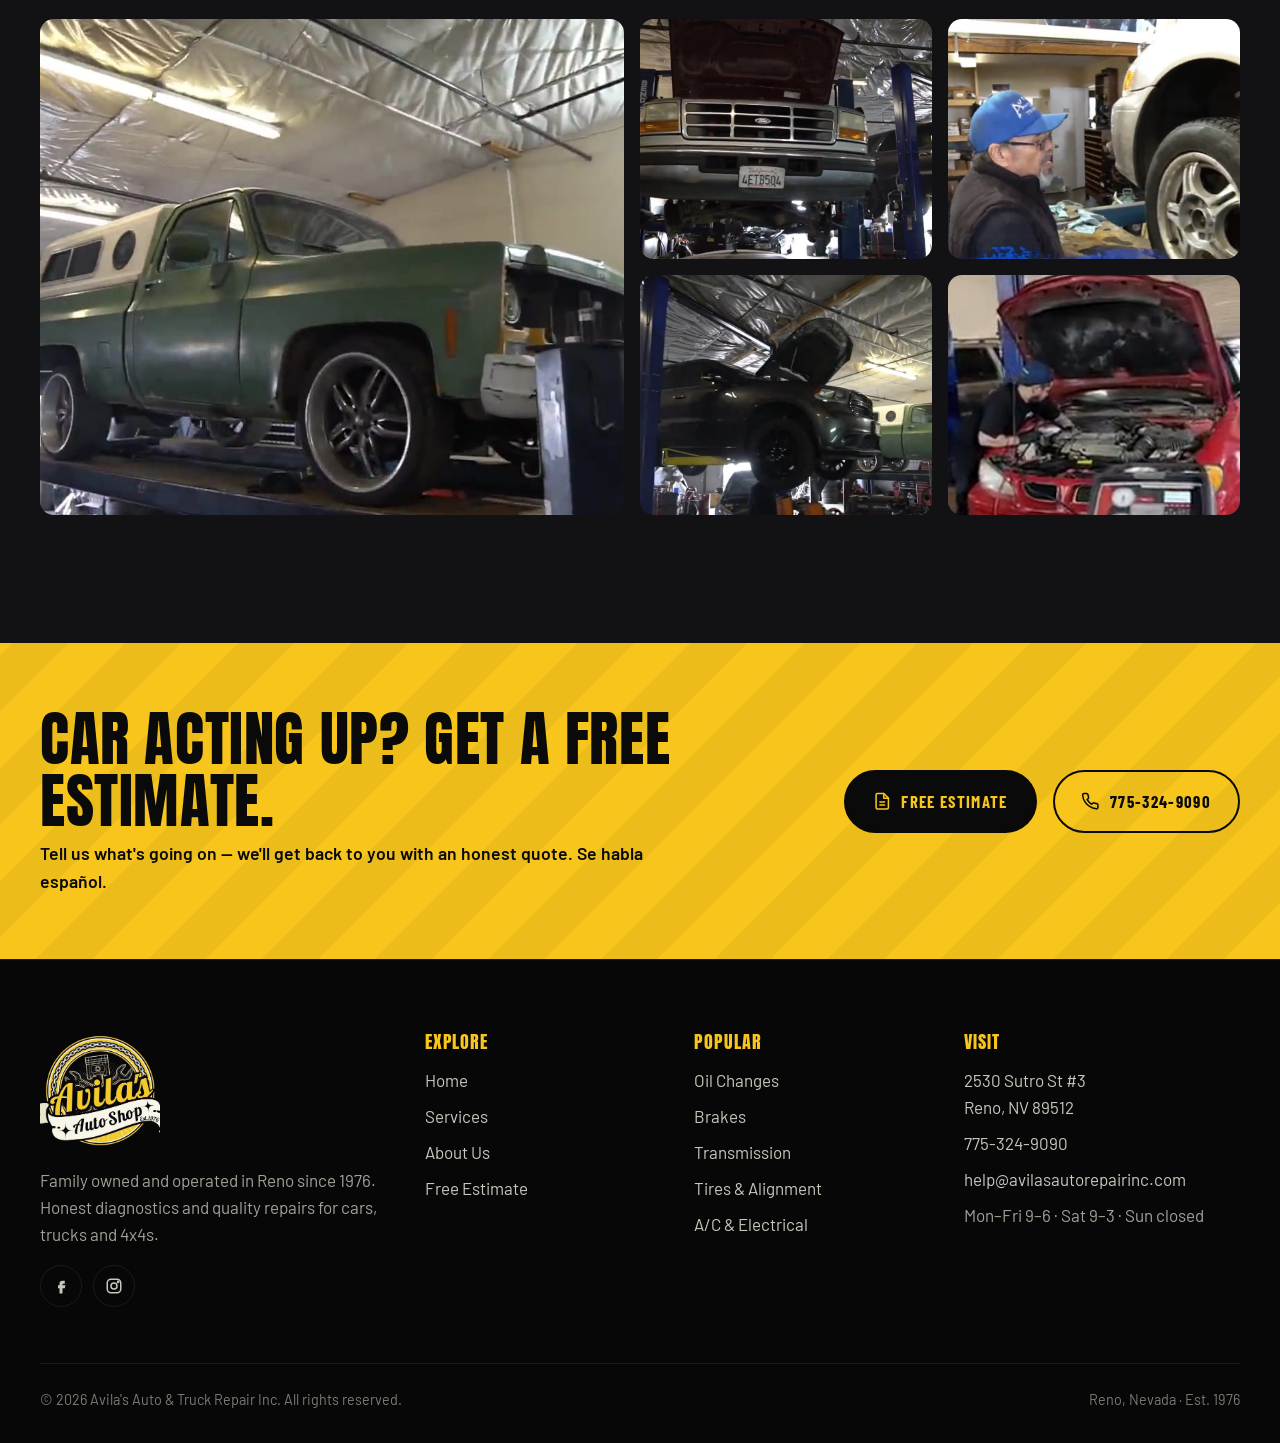
<file: about.html>
<!doctype html>
<html lang="en">
<head>
<meta charset="utf-8">
<meta name="viewport" content="width=device-width, initial-scale=1">
<title>About Avila's Auto & Truck Repair | Family Owned in Reno Since 1976</title>
<meta name="description" content="Avila's Auto & Truck Repair has been family owned and operated in Reno, Nevada since 1976. Tradition, honest work, and a shop that's still running.">
<meta name="theme-color" content="#0a0a0b">
<meta property="og:title" content="About Avila's Auto & Truck Repair | Family Owned in Reno Since 1976">
<meta property="og:description" content="Avila's Auto & Truck Repair has been family owned and operated in Reno, Nevada since 1976. Tradition, honest work, and a shop that's still running.">
<meta property="og:image" content="/assets/img/intro-poster.jpg">
<meta property="og:type" content="website">
<link rel="icon" type="image/png" href="/assets/img/favicon.png">
<link rel="apple-touch-icon" href="/assets/img/favicon.png">
<link rel="preconnect" href="https://fonts.googleapis.com">
<link rel="preconnect" href="https://fonts.gstatic.com" crossorigin>
<link href="https://fonts.googleapis.com/css2?family=Anton&family=Barlow:wght@400;500;600;700&family=Barlow+Condensed:wght@500;600;700&family=Yellowtail&display=swap" rel="stylesheet">
<link rel="stylesheet" href="/assets/css/style.css">
<script type="application/ld+json">
{
  "@context": "https://schema.org",
  "@type": "AutoRepair",
  "name": "Avila's Auto & Truck Repair",
  "image": "https://avilasautorepairinc.com/assets/img/logo.jpg",
  "telephone": "+1-775-324-9090",
  "email": "help@avilasautorepairinc.com",
  "foundingDate": "1976",
  "priceRange": "$",
  "address": { "@type": "PostalAddress", "streetAddress": "2530 Sutro St #3", "addressLocality": "Reno", "addressRegion": "NV", "postalCode": "89512", "addressCountry": "US" },
  "openingHoursSpecification": [
    { "@type": "OpeningHoursSpecification", "dayOfWeek": ["Monday","Tuesday","Wednesday","Thursday","Friday"], "opens": "09:00", "closes": "18:00" },
    { "@type": "OpeningHoursSpecification", "dayOfWeek": "Saturday", "opens": "09:00", "closes": "15:00" }
  ],
  "sameAs": ["https://www.facebook.com/AvilasAutoandTruckRepair/", "https://www.instagram.com/avilasautoreno/"],
  "knowsLanguage": ["en", "es"]
}
</script>
</head>
<body>
<div class="topbar">
  <div class="wrap">
    <div class="topbar__left">
      <a href="tel:+17753249090"><svg viewBox="0 0 24 24" fill="none" stroke="currentColor" stroke-width="2" stroke-linecap="round" stroke-linejoin="round"><path d="M22 16.9v3a2 2 0 0 1-2.2 2 19.8 19.8 0 0 1-8.6-3.1 19.5 19.5 0 0 1-6-6A19.8 19.8 0 0 1 2.1 4.2 2 2 0 0 1 4.1 2h3a2 2 0 0 1 2 1.7c.1 1 .4 1.9.7 2.8a2 2 0 0 1-.5 2.1L8 9.9a16 16 0 0 0 6 6l1.3-1.3a2 2 0 0 1 2.1-.4c.9.3 1.8.6 2.8.7a2 2 0 0 1 1.7 2z"/></svg> 775-324-9090</a>
      <span class="topbar__hide-sm" style="display:inline-flex;align-items:center;gap:.5em"><span class="status-dot"></span><span data-open-status>Mon–Fri 9–6 · Sat 9–3</span></span>
    </div>
    <div class="topbar__right">
      <span>Se habla español</span>
      <a href="https://www.google.com/maps/search/?api=1&query=Avila%27s+Auto+%26+Truck+Repair+2530+Sutro+St+%233+Reno+NV+89512" target="_blank" rel="noopener"><svg viewBox="0 0 24 24" fill="none" stroke="currentColor" stroke-width="2" stroke-linecap="round" stroke-linejoin="round"><path d="M20 10c0 6-8 12-8 12s-8-6-8-12a8 8 0 0 1 16 0z"/><circle cx="12" cy="10" r="3"/></svg> 2530 Sutro St #3, Reno</a>
    </div>
  </div>
</div>
<header class="header">
  <div class="wrap">
    <a class="brand" href="/" aria-label="Avila's Auto & Truck Repair — home">
      <img src="/assets/img/logo.jpg" alt="Avila's Auto Shop logo" width="62" height="62">
      <span class="brand__text"><span class="brand__name">Avila's Auto</span><span class="brand__sub">&amp; Truck Repair</span></span>
    </a>
    <nav class="nav" aria-label="Main">
      <ul class="nav__links"><li><a href="/">Home</a></li><li><a href="/services">Services</a></li><li><a href="/about" aria-current="page">About</a></li><li><a href="/contact">Contact</a></li></ul>
      <a class="btn" href="/contact">Free Estimate <svg viewBox="0 0 24 24" fill="none" stroke="currentColor" stroke-width="2" stroke-linecap="round" stroke-linejoin="round"><path d="M5 12h14M13 6l6 6-6 6"/></svg></a>
    </nav>
    <button class="burger" type="button" aria-label="Menu" aria-expanded="false"><span></span><span></span><span></span></button>
  </div>
</header>

<main>
<section class="page-hero">
  <div class="page-hero__bg" style="background-image:url('/assets/img/shop-2.jpg')"></div>
  <div class="wrap">
    <div class="crumbs reveal"><a href="/">Home</a> / About</div>
    <h1 class="reveal" style="--d:.05s">Tradition <span class="script" style="font-size:.75em">since 1976</span></h1>
    <p class="lead reveal" style="--d:.12s">In the beginning it was a family and a set of tools. Fifty years later, Avila's is still family owned — and still running.</p>
  </div>
</section>

<section class="section">
  <div class="wrap split">
    <div class="reveal reveal--left">
      <span class="eyebrow">Our story</span>
      <h2>In the beginning… <span class="hl">still running.</span></h2>
      <p class="lead">Avila's Auto &amp; Truck Repair has been family owned and operated since 1976. We specialize in general mechanic work — engines, transmissions, brake systems, suspension, exhaust, electrical and A/C — and a whole lot more.</p>
      <p style="color:var(--muted)">Generations of Reno drivers have trusted us with their daily drivers, work trucks and weekend classics. We've grown with the city and kept up with the technology, from carburetors to computer diagnostics and the newest R-1234yf A/C systems — but the way we treat people hasn't changed.</p>
      <div class="hero__actions" style="opacity:1;animation:none;margin-bottom:0">
        <a class="btn" href="/services">Our services <svg viewBox="0 0 24 24" fill="none" stroke="currentColor" stroke-width="2" stroke-linecap="round" stroke-linejoin="round"><path d="M5 12h14M13 6l6 6-6 6"/></svg></a>
        <a class="btn btn--ghost" href="/contact">Free estimate</a>
      </div>
    </div>
    <div class="split__media reveal reveal--right">
      <div class="vframe" style="aspect-ratio:16/10">
        <video id="about-video" src="/assets/video/intro.mp4" poster="/assets/img/intro-poster.jpg" muted loop playsinline preload="metadata" data-autoplay></video>
      </div>
      <div class="stamp"><div><small>Celebrating</small><b>50</b><small>Years</small></div></div>
    </div>
  </div>
</section>

<section class="section section--grid">
  <div class="wrap split" style="align-items:start">
    <div class="reveal">
      <span class="eyebrow">Milestones</span>
      <h2>Five decades <span class="hl">in Reno.</span></h2>
      <p style="color:var(--muted)">A few chapters from the Avila's story.</p>
    </div>
    <div class="timeline">
      <div class="tl reveal"><div class="tl__year">1976</div><h3>The doors open</h3><p>Avila's opens its doors in Reno with a simple promise: honest work at a fair price.</p></div>
      <div class="tl reveal"><div class="tl__year">Then</div><h3>Cars, trucks &amp; 4x4s</h3><p>Word gets around. The shop grows into a full-service garage for passenger cars, work trucks and four-wheel drives.</p></div>
      <div class="tl reveal"><div class="tl__year">Today</div><h3>Modern diagnostics</h3><p>Computer diagnostics, R-1234yf A/C service, Intoxalock installs and insurance-claim work — all under one roof.</p></div>
      <div class="tl reveal"><div class="tl__year">2026</div><h3>50 years strong</h3><p>Half a century of keeping Reno moving. Still family owned. Still running.</p></div>
    </div>
  </div>
</section>

<section class="section">
  <div class="wrap">
    <div class="section__head"><div class="reveal"><span class="eyebrow">What we stand for</span><h2>The Avila's <span class="hl">way</span></h2></div></div>
    <div class="values">
      <article class="card reveal"><div class="card__icon"><svg viewBox="0 0 24 24" fill="none" stroke="currentColor" stroke-width="2" stroke-linecap="round" stroke-linejoin="round"><path d="M17 21v-2a4 4 0 0 0-4-4H5a4 4 0 0 0-4 4v2"/><circle cx="9" cy="7" r="4"/><path d="M23 21v-2a4 4 0 0 0-3-3.9M16 3.1a4 4 0 0 1 0 7.8"/></svg></div><h3>Family first</h3><p>A family business that treats every customer like part of it. You'll talk to people who know your car.</p></article>
      <article class="card reveal" style="--d:.08s"><div class="card__icon"><svg viewBox="0 0 24 24" fill="none" stroke="currentColor" stroke-width="2" stroke-linecap="round" stroke-linejoin="round"><path d="M12 22s8-4 8-10V5l-8-3-8 3v7c0 6 8 10 8 10z"/><path d="m9 12 2 2 4-4"/></svg></div><h3>Straight answers</h3><p>We explain what's wrong in plain language, show you the quote, and only do the work you approve.</p></article>
      <article class="card reveal" style="--d:.16s"><div class="card__icon"><svg viewBox="0 0 24 24" fill="none" stroke="currentColor" stroke-width="2" stroke-linecap="round" stroke-linejoin="round"><path d="M21 15a2 2 0 0 1-2 2H7l-4 4V5a2 2 0 0 1 2-2h14a2 2 0 0 1 2 2z"/></svg></div><h3>Se habla español</h3><p>Our team speaks English and Spanish, so nothing gets lost in translation.</p></article>
    </div>
  </div>
</section>

<section class="section section--steel">
  <div class="wrap">
    <div class="section__head"><div class="reveal"><span class="eyebrow">The shop</span><h2>Take a <span class="hl">look around</span></h2></div>
    <p class="reveal">2530 Sutro St #3 — come see us in person.</p></div>
    <div class="gallery">
      <figure class="reveal reveal--zoom"><img src="/assets/img/shop-2.jpg" alt="Green Chevy C10 truck on the lift" loading="lazy"></figure>
      <figure class="reveal reveal--zoom" style="--d:.08s"><img src="/assets/img/shop-1.jpg" alt="Ford truck on a two-post lift" loading="lazy"></figure>
      <figure class="reveal reveal--zoom" style="--d:.16s"><img src="/assets/img/tech-1.jpg" alt="Technician at the tire machine" loading="lazy"></figure>
      <figure class="reveal reveal--zoom" style="--d:.24s"><img src="/assets/img/shop-3.jpg" alt="SUV raised on a lift" loading="lazy"></figure>
      <figure class="reveal reveal--zoom" style="--d:.32s"><img src="/assets/img/ac-poster.jpg" alt="A/C service machine connected to a vehicle" loading="lazy" style="object-position:center 30%"></figure>
    </div>
  </div>
</section>
<section class="cta-band">
  <div class="wrap">
    <div class="reveal">
      <h2>Car acting up? Get a free estimate.</h2>
      <p>Tell us what's going on — we'll get back to you with an honest quote. Se habla español.</p>
    </div>
    <div class="cta-band__actions reveal" style="--d:.15s">
      <a class="btn btn--dark" href="/contact"><svg viewBox="0 0 24 24" fill="none" stroke="currentColor" stroke-width="2" stroke-linecap="round" stroke-linejoin="round"><path d="M14 2H6a2 2 0 0 0-2 2v16a2 2 0 0 0 2 2h12a2 2 0 0 0 2-2V8z"/><path d="M14 2v6h6M9 13h6M9 17h6"/></svg> Free Estimate</a>
      <a class="btn btn--ghost" href="tel:+17753249090"><svg viewBox="0 0 24 24" fill="none" stroke="currentColor" stroke-width="2" stroke-linecap="round" stroke-linejoin="round"><path d="M22 16.9v3a2 2 0 0 1-2.2 2 19.8 19.8 0 0 1-8.6-3.1 19.5 19.5 0 0 1-6-6A19.8 19.8 0 0 1 2.1 4.2 2 2 0 0 1 4.1 2h3a2 2 0 0 1 2 1.7c.1 1 .4 1.9.7 2.8a2 2 0 0 1-.5 2.1L8 9.9a16 16 0 0 0 6 6l1.3-1.3a2 2 0 0 1 2.1-.4c.9.3 1.8.6 2.8.7a2 2 0 0 1 1.7 2z"/></svg> 775-324-9090</a>
    </div>
  </div>
</section>

</main>
<footer class="footer">
  <div class="wrap">
    <div class="footer__grid">
      <div class="footer__brand">
        <img src="/assets/img/logo.jpg" alt="Avila's Auto Shop">
        <p>Family owned and operated in Reno since 1976. Honest diagnostics and quality repairs for cars, trucks and 4x4s.</p>
        <div class="socials">
          <a href="https://www.facebook.com/AvilasAutoandTruckRepair/" target="_blank" rel="noopener" aria-label="Facebook"><svg viewBox="0 0 24 24" fill="currentColor"><path d="M14 9h3V5h-3a4 4 0 0 0-4 4v2H8v4h2v7h4v-7h3l1-4h-4V9.5a.5.5 0 0 1 .5-.5z"/></svg></a>
          <a href="https://www.instagram.com/avilasautoreno/" target="_blank" rel="noopener" aria-label="Instagram"><svg viewBox="0 0 24 24" fill="none" stroke="currentColor" stroke-width="2" stroke-linecap="round" stroke-linejoin="round"><rect x="3" y="3" width="18" height="18" rx="5"/><circle cx="12" cy="12" r="4"/><circle cx="17.5" cy="6.5" r=".8" fill="currentColor"/></svg></a>
        </div>
      </div>
      <div>
        <h4>Explore</h4>
        <ul>
          <li><a href="/">Home</a></li>
          <li><a href="/services">Services</a></li>
          <li><a href="/about">About Us</a></li>
          <li><a href="/contact">Free Estimate</a></li>
        </ul>
      </div>
      <div>
        <h4>Popular</h4>
        <ul>
          <li><a href="/services#maintenance">Oil Changes</a></li>
          <li><a href="/services#repairs">Brakes</a></li>
          <li><a href="/services#drivetrain">Transmission</a></li>
          <li><a href="/services#tires">Tires &amp; Alignment</a></li>
          <li><a href="/services#electrical">A/C &amp; Electrical</a></li>
        </ul>
      </div>
      <div>
        <h4>Visit</h4>
        <ul>
          <li><a href="https://www.google.com/maps/search/?api=1&query=Avila%27s+Auto+%26+Truck+Repair+2530+Sutro+St+%233+Reno+NV+89512" target="_blank" rel="noopener">2530 Sutro St #3<br>Reno, NV 89512</a></li>
          <li><a href="tel:+17753249090">775-324-9090</a></li>
          <li><a href="mailto:help@avilasautorepairinc.com">help@avilasautorepairinc.com</a></li>
          <li style="color:var(--muted)">Mon–Fri 9–6 · Sat 9–3 · Sun closed</li>
        </ul>
      </div>
    </div>
    <div class="footer__bottom">
      <span>© <span data-year>2026</span> Avila's Auto &amp; Truck Repair Inc. All rights reserved.</span>
      <span>Reno, Nevada · Est. 1976</span>
    </div>
  </div>
</footer>
<div class="callbar">
  <a href="tel:+17753249090"><svg viewBox="0 0 24 24" fill="none" stroke="currentColor" stroke-width="2" stroke-linecap="round" stroke-linejoin="round"><path d="M22 16.9v3a2 2 0 0 1-2.2 2 19.8 19.8 0 0 1-8.6-3.1 19.5 19.5 0 0 1-6-6A19.8 19.8 0 0 1 2.1 4.2 2 2 0 0 1 4.1 2h3a2 2 0 0 1 2 1.7c.1 1 .4 1.9.7 2.8a2 2 0 0 1-.5 2.1L8 9.9a16 16 0 0 0 6 6l1.3-1.3a2 2 0 0 1 2.1-.4c.9.3 1.8.6 2.8.7a2 2 0 0 1 1.7 2z"/></svg> Call Now</a>
  <a href="/contact"><svg viewBox="0 0 24 24" fill="none" stroke="currentColor" stroke-width="2" stroke-linecap="round" stroke-linejoin="round"><path d="M14 2H6a2 2 0 0 0-2 2v16a2 2 0 0 0 2 2h12a2 2 0 0 0 2-2V8z"/><path d="M14 2v6h6M9 13h6M9 17h6"/></svg> Free Estimate</a>
</div>
<script src="/assets/js/main.js" defer></script>
</body>
</html>
</file>
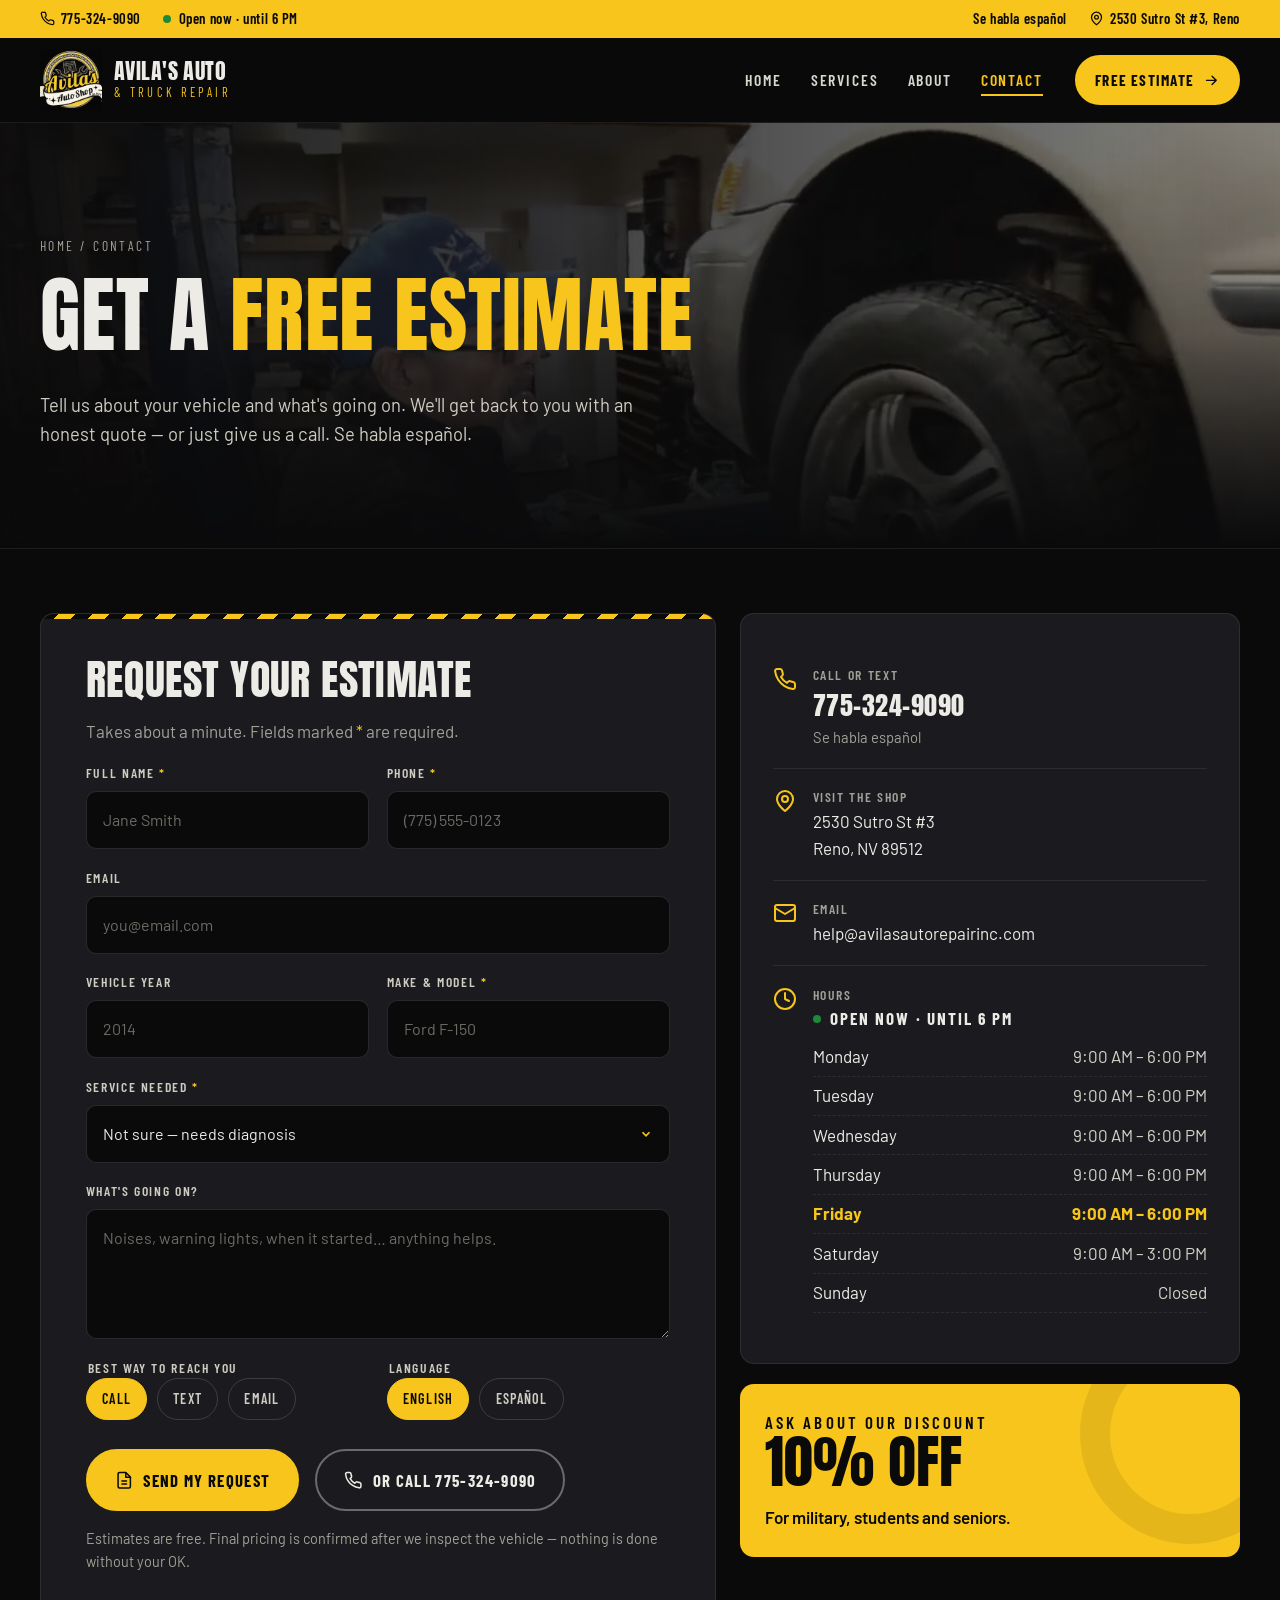
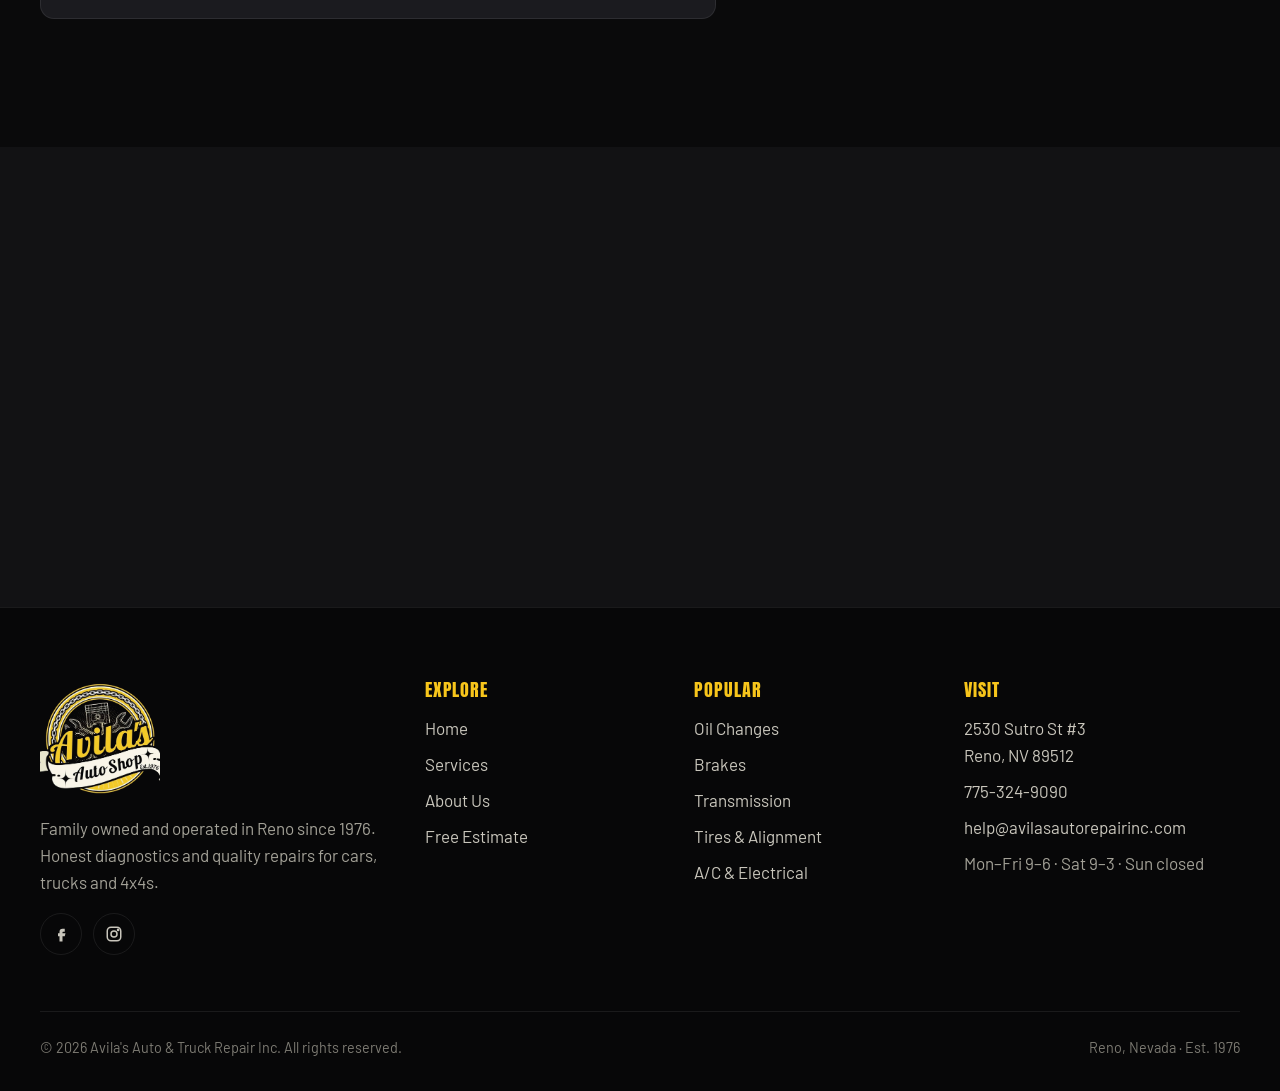
<file: contact.html>
<!doctype html>
<html lang="en">
<head>
<meta charset="utf-8">
<meta name="viewport" content="width=device-width, initial-scale=1">
<title>Contact & Free Estimate | Avila's Auto & Truck Repair, Reno NV</title>
<meta name="description" content="Request a free auto repair estimate from Avila's Auto & Truck Repair in Reno, NV. Call 775-324-9090 or visit 2530 Sutro St #3. Se habla español.">
<meta name="theme-color" content="#0a0a0b">
<meta property="og:title" content="Contact & Free Estimate | Avila's Auto & Truck Repair, Reno NV">
<meta property="og:description" content="Request a free auto repair estimate from Avila's Auto & Truck Repair in Reno, NV. Call 775-324-9090 or visit 2530 Sutro St #3. Se habla español.">
<meta property="og:image" content="/assets/img/intro-poster.jpg">
<meta property="og:type" content="website">
<link rel="icon" type="image/png" href="/assets/img/favicon.png">
<link rel="apple-touch-icon" href="/assets/img/favicon.png">
<link rel="preconnect" href="https://fonts.googleapis.com">
<link rel="preconnect" href="https://fonts.gstatic.com" crossorigin>
<link href="https://fonts.googleapis.com/css2?family=Anton&family=Barlow:wght@400;500;600;700&family=Barlow+Condensed:wght@500;600;700&family=Yellowtail&display=swap" rel="stylesheet">
<link rel="stylesheet" href="/assets/css/style.css">
<script type="application/ld+json">
{
  "@context": "https://schema.org",
  "@type": "AutoRepair",
  "name": "Avila's Auto & Truck Repair",
  "image": "https://avilasautorepairinc.com/assets/img/logo.jpg",
  "telephone": "+1-775-324-9090",
  "email": "help@avilasautorepairinc.com",
  "foundingDate": "1976",
  "priceRange": "$",
  "address": { "@type": "PostalAddress", "streetAddress": "2530 Sutro St #3", "addressLocality": "Reno", "addressRegion": "NV", "postalCode": "89512", "addressCountry": "US" },
  "openingHoursSpecification": [
    { "@type": "OpeningHoursSpecification", "dayOfWeek": ["Monday","Tuesday","Wednesday","Thursday","Friday"], "opens": "09:00", "closes": "18:00" },
    { "@type": "OpeningHoursSpecification", "dayOfWeek": "Saturday", "opens": "09:00", "closes": "15:00" }
  ],
  "sameAs": ["https://www.facebook.com/AvilasAutoandTruckRepair/", "https://www.instagram.com/avilasautoreno/"],
  "knowsLanguage": ["en", "es"]
}
</script>
</head>
<body>
<div class="topbar">
  <div class="wrap">
    <div class="topbar__left">
      <a href="tel:+17753249090"><svg viewBox="0 0 24 24" fill="none" stroke="currentColor" stroke-width="2" stroke-linecap="round" stroke-linejoin="round"><path d="M22 16.9v3a2 2 0 0 1-2.2 2 19.8 19.8 0 0 1-8.6-3.1 19.5 19.5 0 0 1-6-6A19.8 19.8 0 0 1 2.1 4.2 2 2 0 0 1 4.1 2h3a2 2 0 0 1 2 1.7c.1 1 .4 1.9.7 2.8a2 2 0 0 1-.5 2.1L8 9.9a16 16 0 0 0 6 6l1.3-1.3a2 2 0 0 1 2.1-.4c.9.3 1.8.6 2.8.7a2 2 0 0 1 1.7 2z"/></svg> 775-324-9090</a>
      <span class="topbar__hide-sm" style="display:inline-flex;align-items:center;gap:.5em"><span class="status-dot"></span><span data-open-status>Mon–Fri 9–6 · Sat 9–3</span></span>
    </div>
    <div class="topbar__right">
      <span>Se habla español</span>
      <a href="https://www.google.com/maps/search/?api=1&query=Avila%27s+Auto+%26+Truck+Repair+2530+Sutro+St+%233+Reno+NV+89512" target="_blank" rel="noopener"><svg viewBox="0 0 24 24" fill="none" stroke="currentColor" stroke-width="2" stroke-linecap="round" stroke-linejoin="round"><path d="M20 10c0 6-8 12-8 12s-8-6-8-12a8 8 0 0 1 16 0z"/><circle cx="12" cy="10" r="3"/></svg> 2530 Sutro St #3, Reno</a>
    </div>
  </div>
</div>
<header class="header">
  <div class="wrap">
    <a class="brand" href="/" aria-label="Avila's Auto & Truck Repair — home">
      <img src="/assets/img/logo.jpg" alt="Avila's Auto Shop logo" width="62" height="62">
      <span class="brand__text"><span class="brand__name">Avila's Auto</span><span class="brand__sub">&amp; Truck Repair</span></span>
    </a>
    <nav class="nav" aria-label="Main">
      <ul class="nav__links"><li><a href="/">Home</a></li><li><a href="/services">Services</a></li><li><a href="/about">About</a></li><li><a href="/contact" aria-current="page">Contact</a></li></ul>
      <a class="btn" href="/contact">Free Estimate <svg viewBox="0 0 24 24" fill="none" stroke="currentColor" stroke-width="2" stroke-linecap="round" stroke-linejoin="round"><path d="M5 12h14M13 6l6 6-6 6"/></svg></a>
    </nav>
    <button class="burger" type="button" aria-label="Menu" aria-expanded="false"><span></span><span></span><span></span></button>
  </div>
</header>

<main>
<section class="page-hero">
  <div class="page-hero__bg" style="background-image:url('/assets/img/tech-1.jpg')"></div>
  <div class="wrap">
    <div class="crumbs reveal"><a href="/">Home</a> / Contact</div>
    <h1 class="reveal" style="--d:.05s">Get a <span class="hl">free estimate</span></h1>
    <p class="lead reveal" style="--d:.12s">Tell us about your vehicle and what's going on. We'll get back to you with an honest quote — or just give us a call. Se habla español.</p>
  </div>
</section>

<section class="section" style="padding-top:4rem">
  <div class="wrap contact-grid">
    <div class="form-card reveal reveal--left">
      <h2 style="font-size:clamp(1.9rem,4vw,2.6rem)">Request your estimate</h2>
      <p style="color:var(--muted)">Takes about a minute. Fields marked <span class="hl">*</span> are required.</p>
      <form id="estimate-form" action="https://formsubmit.co/ajax/help@avilasautorepairinc.com" method="POST" novalidate>
        <input class="hp" type="text" name="_honey" tabindex="-1" autocomplete="off" aria-hidden="true">
        <div class="form-grid">
          <div class="field"><label for="name">Full name <i>*</i></label><input id="name" name="name" type="text" autocomplete="name" required placeholder="Jane Smith"></div>
          <div class="field"><label for="phone">Phone <i>*</i></label><input id="phone" name="phone" type="tel" autocomplete="tel" required placeholder="(775) 555-0123"></div>
          <div class="field field--full"><label for="email">Email</label><input id="email" name="email" type="email" autocomplete="email" placeholder="you@email.com"></div>
          <div class="field"><label for="year">Vehicle year</label><input id="year" name="vehicle_year" type="text" inputmode="numeric" placeholder="2014"></div>
          <div class="field"><label for="make">Make &amp; model <i>*</i></label><input id="make" name="vehicle" type="text" required placeholder="Ford F-150"></div>
          <div class="field field--full"><label for="service">Service needed <i>*</i></label><select id="service" name="service" required><option value="Not sure — needs diagnosis">Not sure — needs diagnosis</option><option value="Oil Change">Oil Change</option><option value="Routine Service">Routine Service</option><option value="Tune-Up">Tune-Up</option><option value="Fluids Service">Fluids Service</option><option value="Brakes">Brakes</option><option value="Engine Repair">Engine Repair</option><option value="Exhaust">Exhaust</option><option value="Catalytic Converter">Catalytic Converter</option><option value="Diagnostics">Diagnostics</option><option value="Transmission">Transmission</option><option value="Four Wheel Drive">Four Wheel Drive</option><option value="Transfer Case">Transfer Case</option><option value="Differential">Differential</option><option value="Tires">Tires</option><option value="Alignment">Alignment</option><option value="Tire Rotation">Tire Rotation</option><option value="Suspension">Suspension</option><option value="A/C Service">A/C Service</option><option value="Battery & Charging">Battery & Charging</option><option value="Electrical">Electrical</option><option value="Heating">Heating</option><option value="Intoxalock">Intoxalock</option><option value="Accident Assessment">Accident Assessment</option><option value="Truck Repair">Truck Repair</option><option value="Other">Other</option></select></div>
          <div class="field field--full"><label for="message">What's going on?</label><textarea id="message" name="message" placeholder="Noises, warning lights, when it started… anything helps."></textarea></div>
          <fieldset class="field">
            <legend>Best way to reach you</legend>
            <div class="radios">
              <label><input type="radio" name="contact_method" value="Call" checked><span>Call</span></label>
              <label><input type="radio" name="contact_method" value="Text"><span>Text</span></label>
              <label><input type="radio" name="contact_method" value="Email"><span>Email</span></label>
            </div>
          </fieldset>
          <fieldset class="field">
            <legend>Language</legend>
            <div class="radios">
              <label><input type="radio" name="language" value="English" checked><span>English</span></label>
              <label><input type="radio" name="language" value="Español"><span>Español</span></label>
            </div>
          </fieldset>
        </div>
        <div style="margin-top:1.8rem;display:flex;gap:1rem;flex-wrap:wrap;align-items:center">
          <button class="btn" type="submit"><svg viewBox="0 0 24 24" fill="none" stroke="currentColor" stroke-width="2" stroke-linecap="round" stroke-linejoin="round"><path d="M14 2H6a2 2 0 0 0-2 2v16a2 2 0 0 0 2 2h12a2 2 0 0 0 2-2V8z"/><path d="M14 2v6h6M9 13h6M9 17h6"/></svg> Send my request</button>
          <a class="btn btn--ghost" href="tel:+17753249090"><svg viewBox="0 0 24 24" fill="none" stroke="currentColor" stroke-width="2" stroke-linecap="round" stroke-linejoin="round"><path d="M22 16.9v3a2 2 0 0 1-2.2 2 19.8 19.8 0 0 1-8.6-3.1 19.5 19.5 0 0 1-6-6A19.8 19.8 0 0 1 2.1 4.2 2 2 0 0 1 4.1 2h3a2 2 0 0 1 2 1.7c.1 1 .4 1.9.7 2.8a2 2 0 0 1-.5 2.1L8 9.9a16 16 0 0 0 6 6l1.3-1.3a2 2 0 0 1 2.1-.4c.9.3 1.8.6 2.8.7a2 2 0 0 1 1.7 2z"/></svg> Or call 775-324-9090</a>
        </div>
        <p class="form-note">Estimates are free. Final pricing is confirmed after we inspect the vehicle — nothing is done without your OK.</p>
        <div class="form-status" role="status" aria-live="polite"></div>
      </form>
    </div>
    <div class="side-stack reveal reveal--right">
      <div class="info-card">
  <div class="info-row"><svg viewBox="0 0 24 24" fill="none" stroke="currentColor" stroke-width="2" stroke-linecap="round" stroke-linejoin="round"><path d="M22 16.9v3a2 2 0 0 1-2.2 2 19.8 19.8 0 0 1-8.6-3.1 19.5 19.5 0 0 1-6-6A19.8 19.8 0 0 1 2.1 4.2 2 2 0 0 1 4.1 2h3a2 2 0 0 1 2 1.7c.1 1 .4 1.9.7 2.8a2 2 0 0 1-.5 2.1L8 9.9a16 16 0 0 0 6 6l1.3-1.3a2 2 0 0 1 2.1-.4c.9.3 1.8.6 2.8.7a2 2 0 0 1 1.7 2z"/></svg><div><b>Call or text</b><a class="big" href="tel:+17753249090">775-324-9090</a><div style="color:var(--muted);font-size:.92rem">Se habla español</div></div></div>
  <div class="info-row"><svg viewBox="0 0 24 24" fill="none" stroke="currentColor" stroke-width="2" stroke-linecap="round" stroke-linejoin="round"><path d="M20 10c0 6-8 12-8 12s-8-6-8-12a8 8 0 0 1 16 0z"/><circle cx="12" cy="10" r="3"/></svg><div><b>Visit the shop</b><a href="https://www.google.com/maps/search/?api=1&query=Avila%27s+Auto+%26+Truck+Repair+2530+Sutro+St+%233+Reno+NV+89512" target="_blank" rel="noopener">2530 Sutro St #3<br>Reno, NV 89512</a></div></div>
  <div class="info-row"><svg viewBox="0 0 24 24" fill="none" stroke="currentColor" stroke-width="2" stroke-linecap="round" stroke-linejoin="round"><rect x="2" y="4" width="20" height="16" rx="2"/><path d="m22 7-10 6L2 7"/></svg><div><b>Email</b><a href="mailto:help@avilasautorepairinc.com">help@avilasautorepairinc.com</a></div></div>
  <div class="info-row"><svg viewBox="0 0 24 24" fill="none" stroke="currentColor" stroke-width="2" stroke-linecap="round" stroke-linejoin="round"><circle cx="12" cy="12" r="10"/><path d="M12 6v6l4 2"/></svg><div style="flex:1"><b>Hours</b><div class="open-now"><span class="status-dot"></span><span data-open-status>Mon–Fri 9–6 · Sat 9–3</span></div><table class="hours"><tr data-day="1"><td>Monday</td><td>9:00 AM – 6:00 PM</td></tr><tr data-day="2"><td>Tuesday</td><td>9:00 AM – 6:00 PM</td></tr><tr data-day="3"><td>Wednesday</td><td>9:00 AM – 6:00 PM</td></tr><tr data-day="4"><td>Thursday</td><td>9:00 AM – 6:00 PM</td></tr><tr data-day="5"><td>Friday</td><td>9:00 AM – 6:00 PM</td></tr><tr data-day="6"><td>Saturday</td><td>9:00 AM – 3:00 PM</td></tr><tr data-day="0"><td>Sunday</td><td>Closed</td></tr></table></div></div>
</div>
      <div class="promo" style="padding:1.6rem">
        <div><p style="font-family:var(--label);letter-spacing:.18em;text-transform:uppercase">Ask about our discount</p>
        <div class="promo__big" style="font-size:3.6rem">10% off</div></div>
        <p>For military, students and seniors.</p>
      </div>
    </div>
  </div>
</section>

<section class="section section--steel" style="padding-top:0;padding-bottom:0">
  <div class="map" style="border-radius:0;border:0;min-height:460px"><iframe title="Map to Avila's Auto & Truck Repair" loading="lazy" referrerpolicy="no-referrer-when-downgrade" src="https://www.google.com/maps?q=2530+Sutro+St+%233,+Reno,+NV+89512&output=embed"></iframe></div>
</section>
</main>
<footer class="footer">
  <div class="wrap">
    <div class="footer__grid">
      <div class="footer__brand">
        <img src="/assets/img/logo.jpg" alt="Avila's Auto Shop">
        <p>Family owned and operated in Reno since 1976. Honest diagnostics and quality repairs for cars, trucks and 4x4s.</p>
        <div class="socials">
          <a href="https://www.facebook.com/AvilasAutoandTruckRepair/" target="_blank" rel="noopener" aria-label="Facebook"><svg viewBox="0 0 24 24" fill="currentColor"><path d="M14 9h3V5h-3a4 4 0 0 0-4 4v2H8v4h2v7h4v-7h3l1-4h-4V9.5a.5.5 0 0 1 .5-.5z"/></svg></a>
          <a href="https://www.instagram.com/avilasautoreno/" target="_blank" rel="noopener" aria-label="Instagram"><svg viewBox="0 0 24 24" fill="none" stroke="currentColor" stroke-width="2" stroke-linecap="round" stroke-linejoin="round"><rect x="3" y="3" width="18" height="18" rx="5"/><circle cx="12" cy="12" r="4"/><circle cx="17.5" cy="6.5" r=".8" fill="currentColor"/></svg></a>
        </div>
      </div>
      <div>
        <h4>Explore</h4>
        <ul>
          <li><a href="/">Home</a></li>
          <li><a href="/services">Services</a></li>
          <li><a href="/about">About Us</a></li>
          <li><a href="/contact">Free Estimate</a></li>
        </ul>
      </div>
      <div>
        <h4>Popular</h4>
        <ul>
          <li><a href="/services#maintenance">Oil Changes</a></li>
          <li><a href="/services#repairs">Brakes</a></li>
          <li><a href="/services#drivetrain">Transmission</a></li>
          <li><a href="/services#tires">Tires &amp; Alignment</a></li>
          <li><a href="/services#electrical">A/C &amp; Electrical</a></li>
        </ul>
      </div>
      <div>
        <h4>Visit</h4>
        <ul>
          <li><a href="https://www.google.com/maps/search/?api=1&query=Avila%27s+Auto+%26+Truck+Repair+2530+Sutro+St+%233+Reno+NV+89512" target="_blank" rel="noopener">2530 Sutro St #3<br>Reno, NV 89512</a></li>
          <li><a href="tel:+17753249090">775-324-9090</a></li>
          <li><a href="mailto:help@avilasautorepairinc.com">help@avilasautorepairinc.com</a></li>
          <li style="color:var(--muted)">Mon–Fri 9–6 · Sat 9–3 · Sun closed</li>
        </ul>
      </div>
    </div>
    <div class="footer__bottom">
      <span>© <span data-year>2026</span> Avila's Auto &amp; Truck Repair Inc. All rights reserved.</span>
      <span>Reno, Nevada · Est. 1976</span>
    </div>
  </div>
</footer>
<div class="callbar">
  <a href="tel:+17753249090"><svg viewBox="0 0 24 24" fill="none" stroke="currentColor" stroke-width="2" stroke-linecap="round" stroke-linejoin="round"><path d="M22 16.9v3a2 2 0 0 1-2.2 2 19.8 19.8 0 0 1-8.6-3.1 19.5 19.5 0 0 1-6-6A19.8 19.8 0 0 1 2.1 4.2 2 2 0 0 1 4.1 2h3a2 2 0 0 1 2 1.7c.1 1 .4 1.9.7 2.8a2 2 0 0 1-.5 2.1L8 9.9a16 16 0 0 0 6 6l1.3-1.3a2 2 0 0 1 2.1-.4c.9.3 1.8.6 2.8.7a2 2 0 0 1 1.7 2z"/></svg> Call Now</a>
  <a href="/contact"><svg viewBox="0 0 24 24" fill="none" stroke="currentColor" stroke-width="2" stroke-linecap="round" stroke-linejoin="round"><path d="M14 2H6a2 2 0 0 0-2 2v16a2 2 0 0 0 2 2h12a2 2 0 0 0 2-2V8z"/><path d="M14 2v6h6M9 13h6M9 17h6"/></svg> Free Estimate</a>
</div>
<script src="/assets/js/main.js" defer></script>
</body>
</html>
</file>
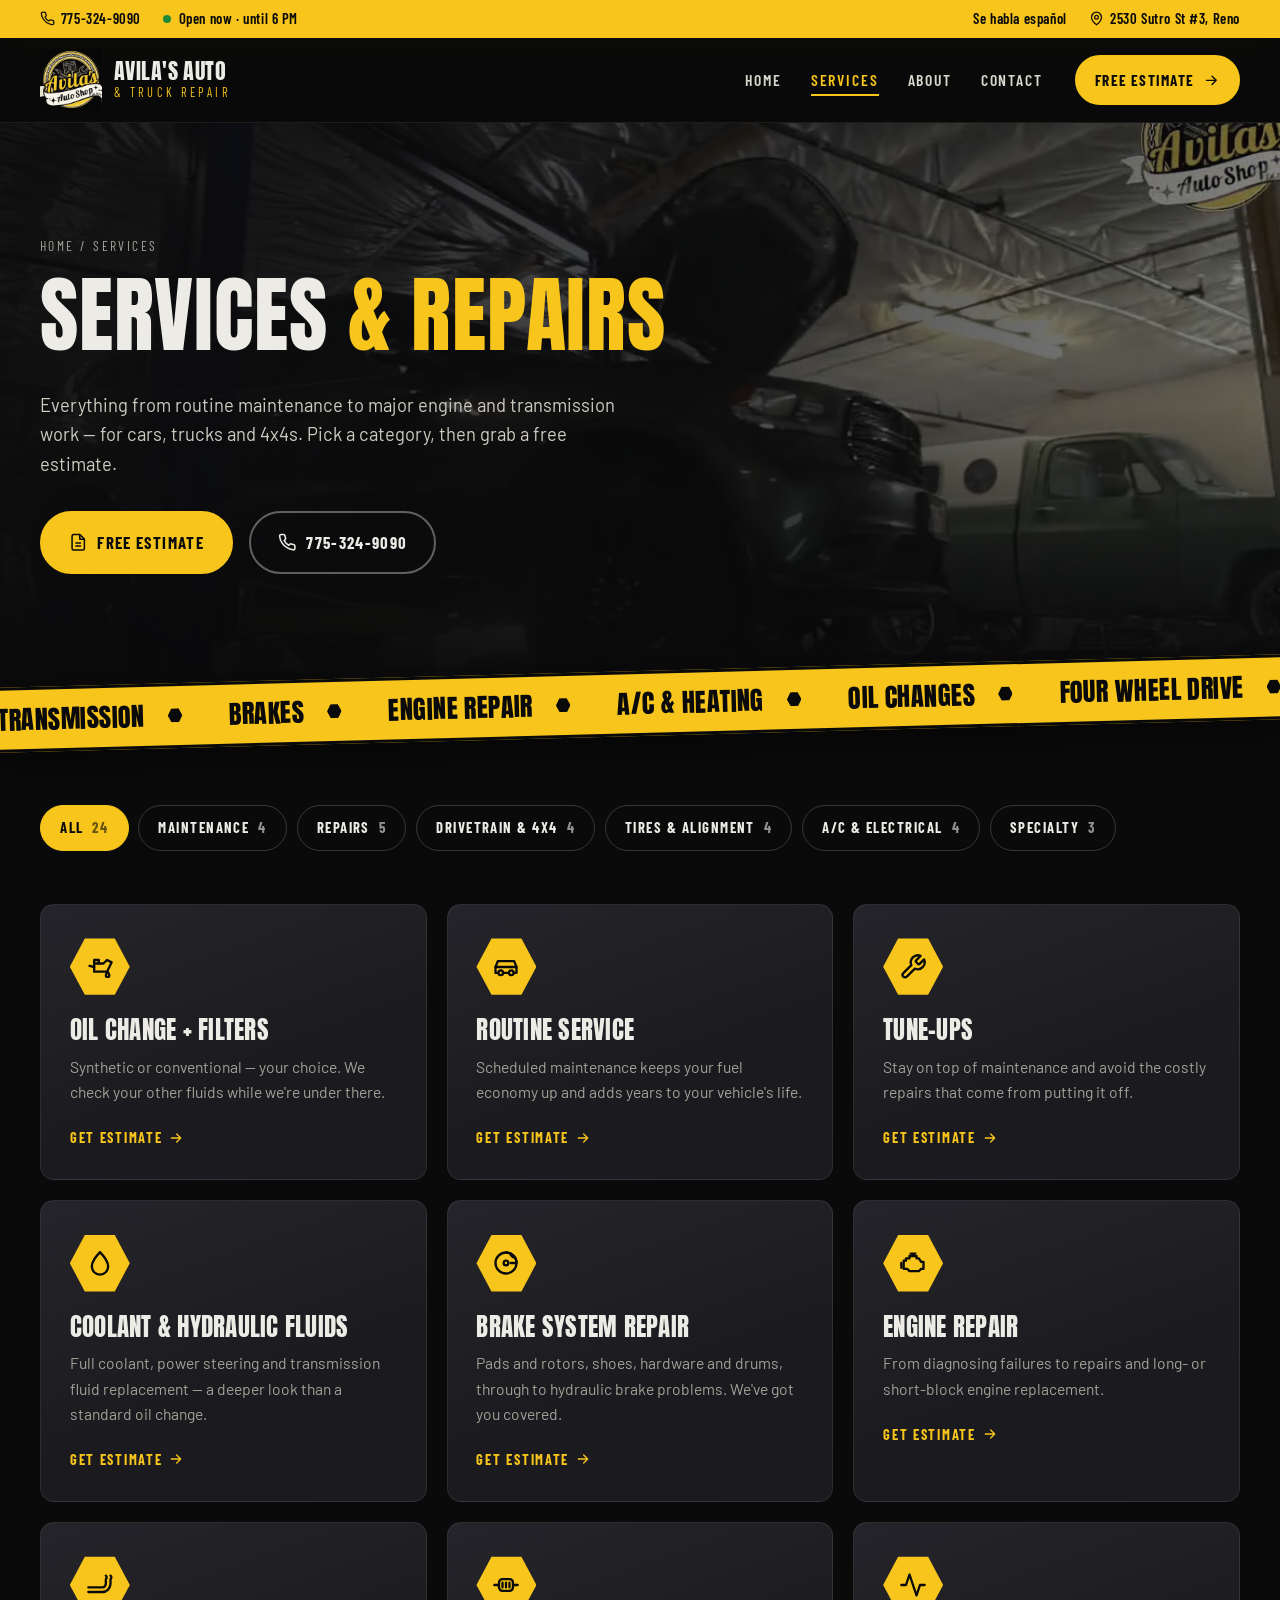
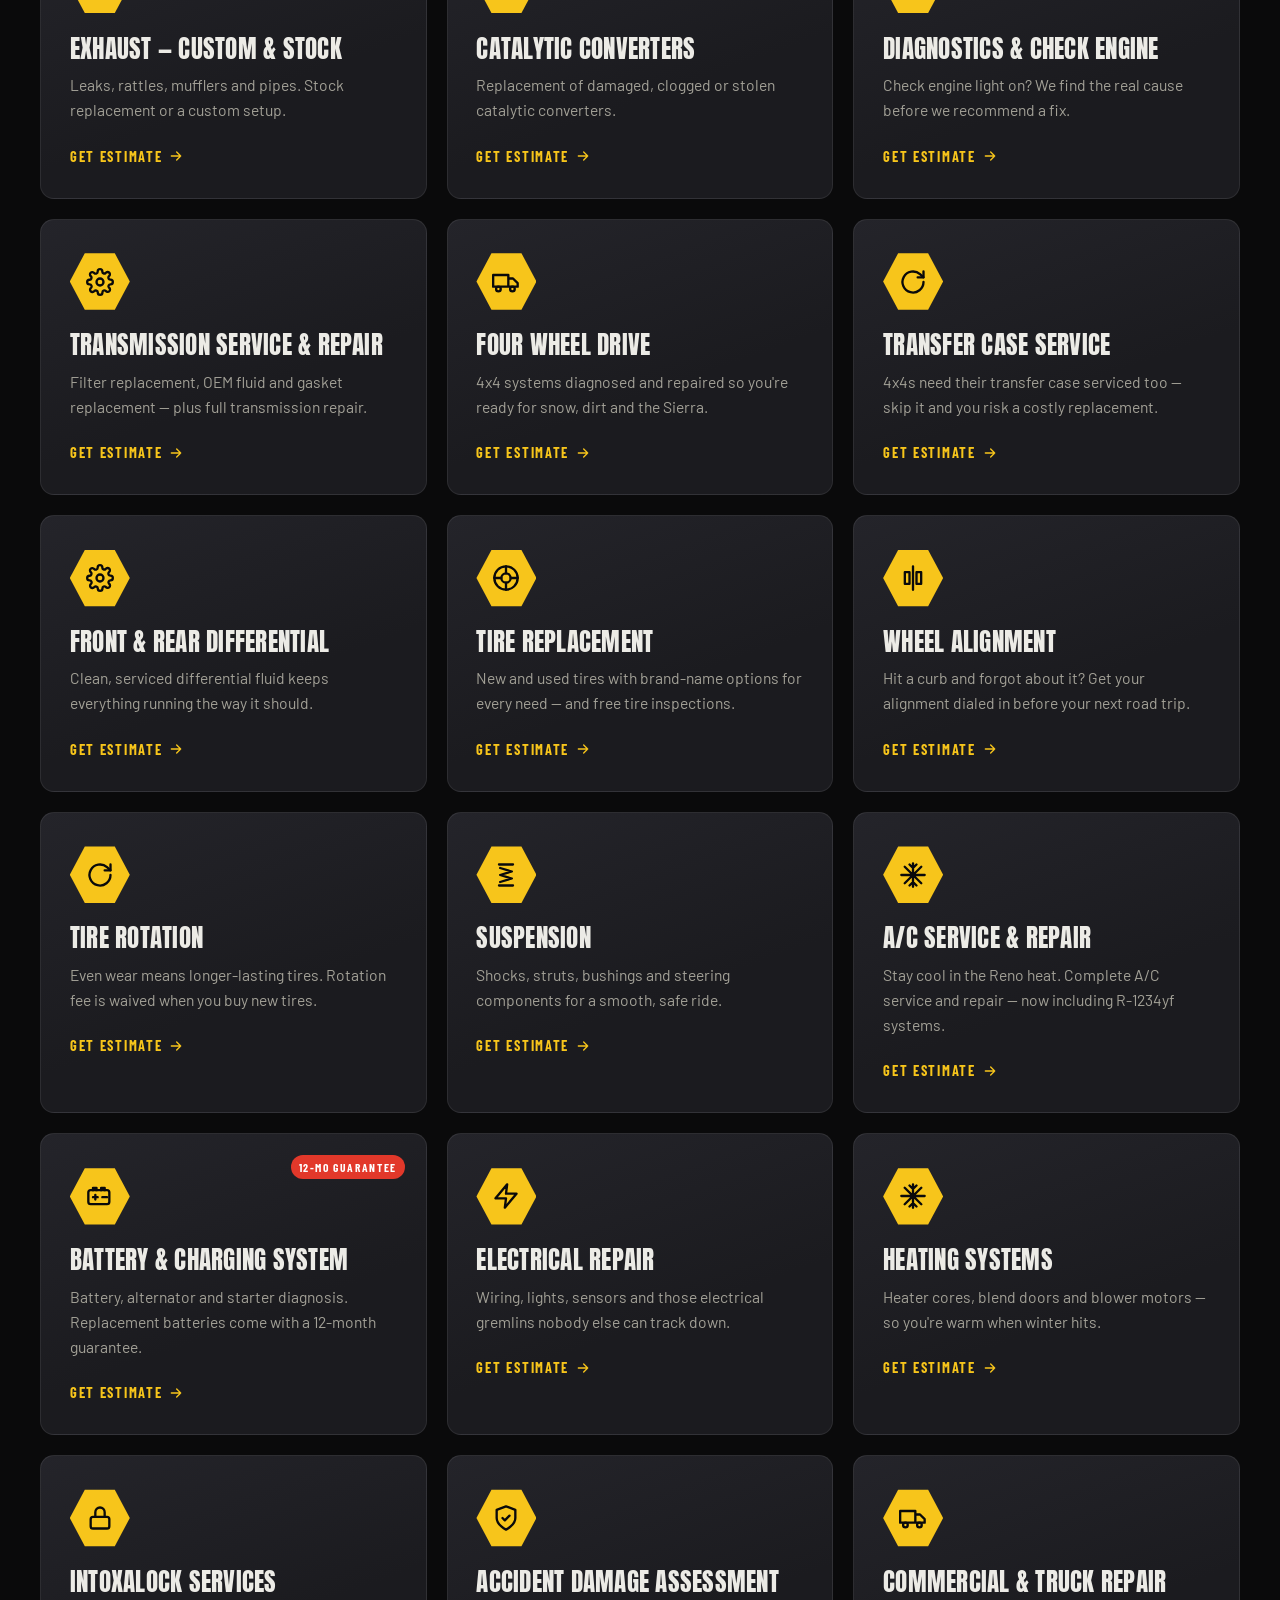
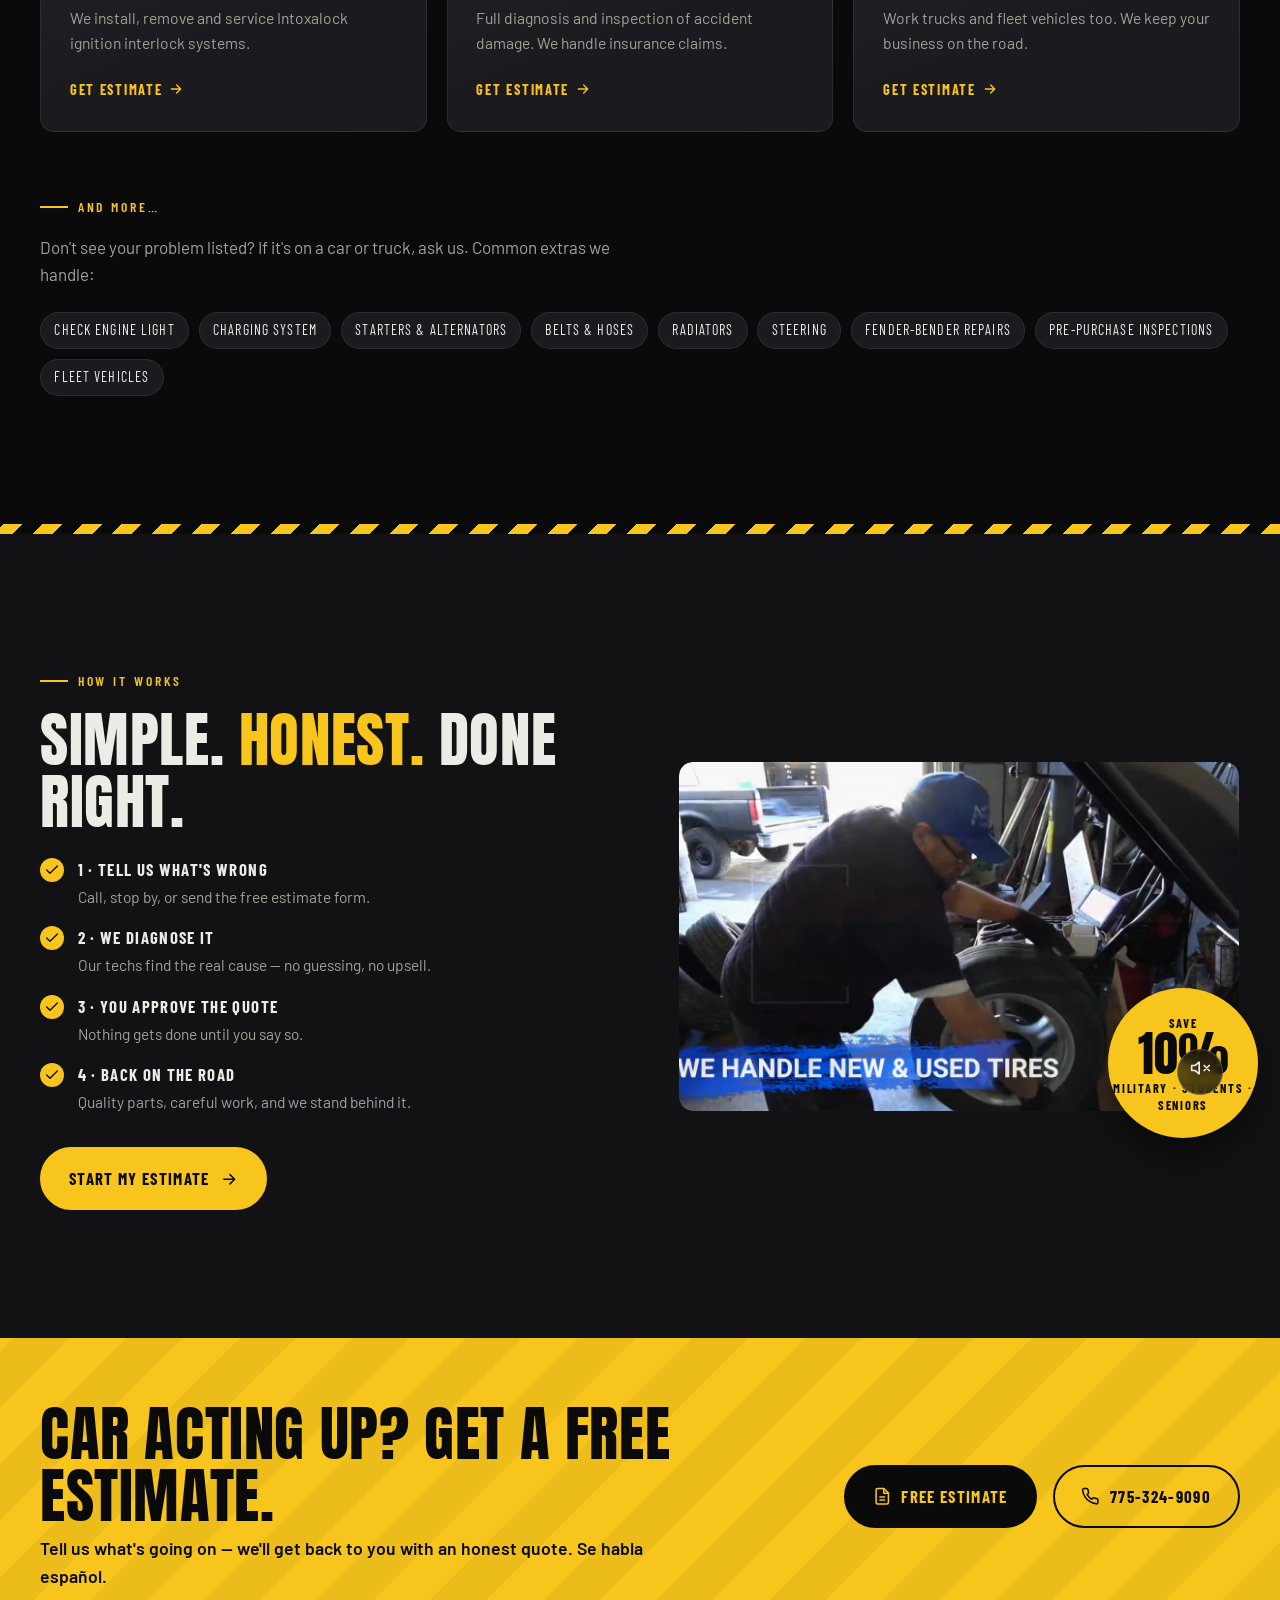
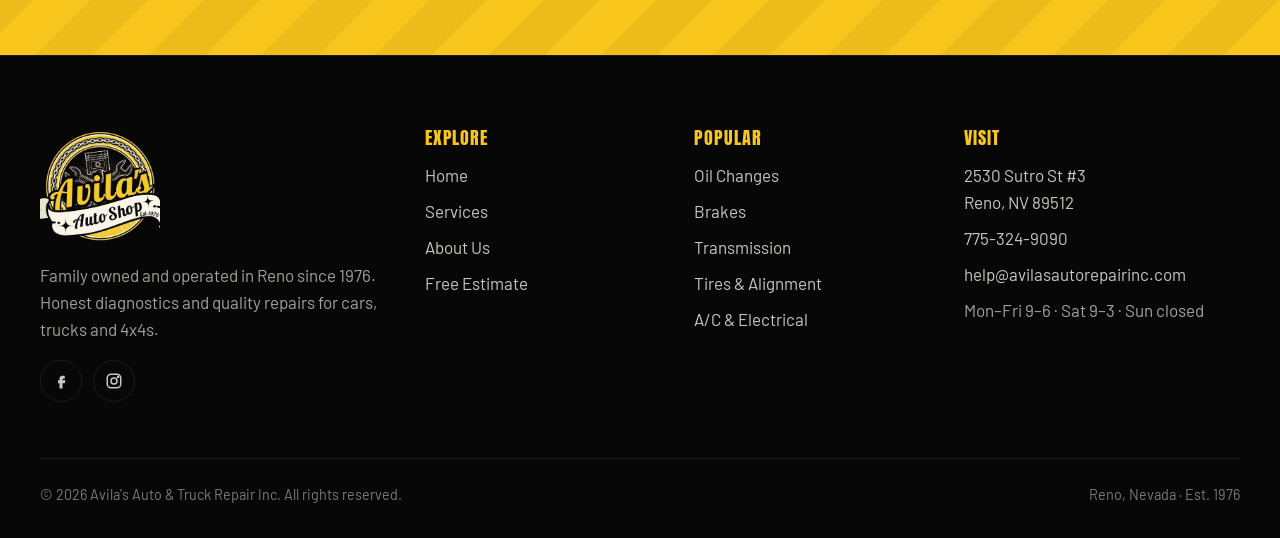
<file: services.html>
<!doctype html>
<html lang="en">
<head>
<meta charset="utf-8">
<meta name="viewport" content="width=device-width, initial-scale=1">
<title>Auto Repair Services in Reno, NV | Avila's Auto & Truck Repair</title>
<meta name="description" content="Oil changes, brakes, transmission, engine repair, A/C service, tires, alignments, 4x4, differential, electrical and diagnostics in Reno, NV. Free estimates from Avila's Auto.">
<meta name="theme-color" content="#0a0a0b">
<meta property="og:title" content="Auto Repair Services in Reno, NV | Avila's Auto & Truck Repair">
<meta property="og:description" content="Oil changes, brakes, transmission, engine repair, A/C service, tires, alignments, 4x4, differential, electrical and diagnostics in Reno, NV. Free estimates from Avila's Auto.">
<meta property="og:image" content="/assets/img/intro-poster.jpg">
<meta property="og:type" content="website">
<link rel="icon" type="image/png" href="/assets/img/favicon.png">
<link rel="apple-touch-icon" href="/assets/img/favicon.png">
<link rel="preconnect" href="https://fonts.googleapis.com">
<link rel="preconnect" href="https://fonts.gstatic.com" crossorigin>
<link href="https://fonts.googleapis.com/css2?family=Anton&family=Barlow:wght@400;500;600;700&family=Barlow+Condensed:wght@500;600;700&family=Yellowtail&display=swap" rel="stylesheet">
<link rel="stylesheet" href="/assets/css/style.css">
<script type="application/ld+json">
{
  "@context": "https://schema.org",
  "@type": "AutoRepair",
  "name": "Avila's Auto & Truck Repair",
  "image": "https://avilasautorepairinc.com/assets/img/logo.jpg",
  "telephone": "+1-775-324-9090",
  "email": "help@avilasautorepairinc.com",
  "foundingDate": "1976",
  "priceRange": "$",
  "address": { "@type": "PostalAddress", "streetAddress": "2530 Sutro St #3", "addressLocality": "Reno", "addressRegion": "NV", "postalCode": "89512", "addressCountry": "US" },
  "openingHoursSpecification": [
    { "@type": "OpeningHoursSpecification", "dayOfWeek": ["Monday","Tuesday","Wednesday","Thursday","Friday"], "opens": "09:00", "closes": "18:00" },
    { "@type": "OpeningHoursSpecification", "dayOfWeek": "Saturday", "opens": "09:00", "closes": "15:00" }
  ],
  "sameAs": ["https://www.facebook.com/AvilasAutoandTruckRepair/", "https://www.instagram.com/avilasautoreno/"],
  "knowsLanguage": ["en", "es"]
}
</script>
</head>
<body>
<div class="topbar">
  <div class="wrap">
    <div class="topbar__left">
      <a href="tel:+17753249090"><svg viewBox="0 0 24 24" fill="none" stroke="currentColor" stroke-width="2" stroke-linecap="round" stroke-linejoin="round"><path d="M22 16.9v3a2 2 0 0 1-2.2 2 19.8 19.8 0 0 1-8.6-3.1 19.5 19.5 0 0 1-6-6A19.8 19.8 0 0 1 2.1 4.2 2 2 0 0 1 4.1 2h3a2 2 0 0 1 2 1.7c.1 1 .4 1.9.7 2.8a2 2 0 0 1-.5 2.1L8 9.9a16 16 0 0 0 6 6l1.3-1.3a2 2 0 0 1 2.1-.4c.9.3 1.8.6 2.8.7a2 2 0 0 1 1.7 2z"/></svg> 775-324-9090</a>
      <span class="topbar__hide-sm" style="display:inline-flex;align-items:center;gap:.5em"><span class="status-dot"></span><span data-open-status>Mon–Fri 9–6 · Sat 9–3</span></span>
    </div>
    <div class="topbar__right">
      <span>Se habla español</span>
      <a href="https://www.google.com/maps/search/?api=1&query=Avila%27s+Auto+%26+Truck+Repair+2530+Sutro+St+%233+Reno+NV+89512" target="_blank" rel="noopener"><svg viewBox="0 0 24 24" fill="none" stroke="currentColor" stroke-width="2" stroke-linecap="round" stroke-linejoin="round"><path d="M20 10c0 6-8 12-8 12s-8-6-8-12a8 8 0 0 1 16 0z"/><circle cx="12" cy="10" r="3"/></svg> 2530 Sutro St #3, Reno</a>
    </div>
  </div>
</div>
<header class="header">
  <div class="wrap">
    <a class="brand" href="/" aria-label="Avila's Auto & Truck Repair — home">
      <img src="/assets/img/logo.jpg" alt="Avila's Auto Shop logo" width="62" height="62">
      <span class="brand__text"><span class="brand__name">Avila's Auto</span><span class="brand__sub">&amp; Truck Repair</span></span>
    </a>
    <nav class="nav" aria-label="Main">
      <ul class="nav__links"><li><a href="/">Home</a></li><li><a href="/services" aria-current="page">Services</a></li><li><a href="/about">About</a></li><li><a href="/contact">Contact</a></li></ul>
      <a class="btn" href="/contact">Free Estimate <svg viewBox="0 0 24 24" fill="none" stroke="currentColor" stroke-width="2" stroke-linecap="round" stroke-linejoin="round"><path d="M5 12h14M13 6l6 6-6 6"/></svg></a>
    </nav>
    <button class="burger" type="button" aria-label="Menu" aria-expanded="false"><span></span><span></span><span></span></button>
  </div>
</header>

<main>
<section class="page-hero">
  <div class="page-hero__bg" style="background-image:url('/assets/img/shop-3.jpg')"></div>
  <div class="wrap">
    <div class="crumbs reveal"><a href="/">Home</a> / Services</div>
    <h1 class="reveal" style="--d:.05s">Services <span class="hl">&amp; repairs</span></h1>
    <p class="lead reveal" style="--d:.12s">Everything from routine maintenance to major engine and transmission work — for cars, trucks and 4x4s. Pick a category, then grab a free estimate.</p>
    <div class="hero__actions reveal" style="--d:.2s;opacity:1;animation:none">
      <a class="btn" href="/contact"><svg viewBox="0 0 24 24" fill="none" stroke="currentColor" stroke-width="2" stroke-linecap="round" stroke-linejoin="round"><path d="M14 2H6a2 2 0 0 0-2 2v16a2 2 0 0 0 2 2h12a2 2 0 0 0 2-2V8z"/><path d="M14 2v6h6M9 13h6M9 17h6"/></svg> Free Estimate</a>
      <a class="btn btn--ghost" href="tel:+17753249090"><svg viewBox="0 0 24 24" fill="none" stroke="currentColor" stroke-width="2" stroke-linecap="round" stroke-linejoin="round"><path d="M22 16.9v3a2 2 0 0 1-2.2 2 19.8 19.8 0 0 1-8.6-3.1 19.5 19.5 0 0 1-6-6A19.8 19.8 0 0 1 2.1 4.2 2 2 0 0 1 4.1 2h3a2 2 0 0 1 2 1.7c.1 1 .4 1.9.7 2.8a2 2 0 0 1-.5 2.1L8 9.9a16 16 0 0 0 6 6l1.3-1.3a2 2 0 0 1 2.1-.4c.9.3 1.8.6 2.8.7a2 2 0 0 1 1.7 2z"/></svg> 775-324-9090</a>
    </div>
  </div>
</section>
<div class="marquee" aria-hidden="true"><div class="marquee__track"><span class="marquee__item">Transmission</span><span class="marquee__item">Brakes</span><span class="marquee__item">Engine Repair</span><span class="marquee__item">A/C &amp; Heating</span><span class="marquee__item">Oil Changes</span><span class="marquee__item">Four Wheel Drive</span><span class="marquee__item">Alignments</span><span class="marquee__item">Electrical</span><span class="marquee__item">Diagnostics</span><span class="marquee__item">Tires</span><span class="marquee__item">Exhaust</span><span class="marquee__item">Suspension</span><span class="marquee__item">Differential</span><span class="marquee__item">Tune-Ups</span><span class="marquee__item">Transmission</span><span class="marquee__item">Brakes</span><span class="marquee__item">Engine Repair</span><span class="marquee__item">A/C &amp; Heating</span><span class="marquee__item">Oil Changes</span><span class="marquee__item">Four Wheel Drive</span><span class="marquee__item">Alignments</span><span class="marquee__item">Electrical</span><span class="marquee__item">Diagnostics</span><span class="marquee__item">Tires</span><span class="marquee__item">Exhaust</span><span class="marquee__item">Suspension</span><span class="marquee__item">Differential</span><span class="marquee__item">Tune-Ups</span></div></div>

<section class="section" style="padding-top:3.5rem">
  <div class="wrap">
    <div class="tabs" role="tablist" aria-label="Service categories"><button class="tab" type="button" role="tab" aria-selected="true" data-filter="all">All <span class="count"></span></button><button class="tab" type="button" role="tab" aria-selected="false" data-filter="maintenance">Maintenance <span class="count"></span></button><button class="tab" type="button" role="tab" aria-selected="false" data-filter="repairs">Repairs <span class="count"></span></button><button class="tab" type="button" role="tab" aria-selected="false" data-filter="drivetrain">Drivetrain & 4x4 <span class="count"></span></button><button class="tab" type="button" role="tab" aria-selected="false" data-filter="tires">Tires & Alignment <span class="count"></span></button><button class="tab" type="button" role="tab" aria-selected="false" data-filter="electrical">A/C & Electrical <span class="count"></span></button><button class="tab" type="button" role="tab" aria-selected="false" data-filter="specialty">Specialty <span class="count"></span></button></div>
    <div class="cards svc-grid">
<article class="card reveal" data-cat="maintenance" style="--d:0.00s">
  <div class="card__icon"><svg viewBox="0 0 24 24" fill="none" stroke="currentColor" stroke-width="2" stroke-linecap="round" stroke-linejoin="round"><path d="M7 9h8l3-3 4 2-4 8H7z"/><path d="M7 9V6h4v3M3 11l4 1M20 19a1.5 1.5 0 1 1-3 0c0-1 1.5-3 1.5-3s1.5 2 1.5 3z"/></svg></div>
  <h3>Oil Change + Filters</h3>
  <p>Synthetic or conventional — your choice. We check your other fluids while we're under there.</p>
  <a class="card__link" href="/contact?service=Oil%20Change">Get estimate <svg viewBox="0 0 24 24" fill="none" stroke="currentColor" stroke-width="2" stroke-linecap="round" stroke-linejoin="round"><path d="M5 12h14M13 6l6 6-6 6"/></svg></a>
</article>
<article class="card reveal" data-cat="maintenance" style="--d:0.08s">
  <div class="card__icon"><svg viewBox="0 0 24 24" fill="none" stroke="currentColor" stroke-width="2" stroke-linecap="round" stroke-linejoin="round"><path d="M5 17H3v-5l2-5h14l2 5v5h-2"/><circle cx="7.5" cy="17" r="2"/><circle cx="16.5" cy="17" r="2"/><path d="M9.5 17h5M3 12h18"/></svg></div>
  <h3>Routine Service</h3>
  <p>Scheduled maintenance keeps your fuel economy up and adds years to your vehicle's life.</p>
  <a class="card__link" href="/contact?service=Routine%20Service">Get estimate <svg viewBox="0 0 24 24" fill="none" stroke="currentColor" stroke-width="2" stroke-linecap="round" stroke-linejoin="round"><path d="M5 12h14M13 6l6 6-6 6"/></svg></a>
</article>
<article class="card reveal" data-cat="maintenance" style="--d:0.16s">
  <div class="card__icon"><svg viewBox="0 0 24 24" fill="none" stroke="currentColor" stroke-width="2" stroke-linecap="round" stroke-linejoin="round"><path d="M14.7 6.3a1 1 0 0 0 0 1.4l1.6 1.6a1 1 0 0 0 1.4 0l3.8-3.8a6 6 0 0 1-7.9 7.9l-6.9 6.9a2.1 2.1 0 0 1-3-3l6.9-6.9a6 6 0 0 1 7.9-7.9z"/></svg></div>
  <h3>Tune-Ups</h3>
  <p>Stay on top of maintenance and avoid the costly repairs that come from putting it off.</p>
  <a class="card__link" href="/contact?service=Tune-Up">Get estimate <svg viewBox="0 0 24 24" fill="none" stroke="currentColor" stroke-width="2" stroke-linecap="round" stroke-linejoin="round"><path d="M5 12h14M13 6l6 6-6 6"/></svg></a>
</article>
<article class="card reveal" data-cat="maintenance" style="--d:0.00s">
  <div class="card__icon"><svg viewBox="0 0 24 24" fill="none" stroke="currentColor" stroke-width="2" stroke-linecap="round" stroke-linejoin="round"><path d="M12 2.7s7 7.3 7 12.3a7 7 0 0 1-14 0c0-5 7-12.3 7-12.3z"/></svg></div>
  <h3>Coolant &amp; Hydraulic Fluids</h3>
  <p>Full coolant, power steering and transmission fluid replacement — a deeper look than a standard oil change.</p>
  <a class="card__link" href="/contact?service=Fluids%20Service">Get estimate <svg viewBox="0 0 24 24" fill="none" stroke="currentColor" stroke-width="2" stroke-linecap="round" stroke-linejoin="round"><path d="M5 12h14M13 6l6 6-6 6"/></svg></a>
</article>
<article class="card reveal" data-cat="repairs" style="--d:0.08s">
  <div class="card__icon"><svg viewBox="0 0 24 24" fill="none" stroke="currentColor" stroke-width="2" stroke-linecap="round" stroke-linejoin="round"><circle cx="12" cy="12" r="9"/><circle cx="12" cy="12" r="2"/><path d="M12 3a9 9 0 0 1 9 9h-5M16 5l2 2"/></svg></div>
  <h3>Brake System Repair</h3>
  <p>Pads and rotors, shoes, hardware and drums, through to hydraulic brake problems. We've got you covered.</p>
  <a class="card__link" href="/contact?service=Brakes">Get estimate <svg viewBox="0 0 24 24" fill="none" stroke="currentColor" stroke-width="2" stroke-linecap="round" stroke-linejoin="round"><path d="M5 12h14M13 6l6 6-6 6"/></svg></a>
</article>
<article class="card reveal" data-cat="repairs" style="--d:0.16s">
  <div class="card__icon"><svg viewBox="0 0 24 24" fill="none" stroke="currentColor" stroke-width="2" stroke-linecap="round" stroke-linejoin="round"><path d="M4 10h2V8h3V6h6v2h2l2 3h2v6h-2l-2 2H9l-2-2H4z"/><path d="M2 12v4M12 6V4M10 4h4"/></svg></div>
  <h3>Engine Repair</h3>
  <p>From diagnosing failures to repairs and long- or short-block engine replacement.</p>
  <a class="card__link" href="/contact?service=Engine%20Repair">Get estimate <svg viewBox="0 0 24 24" fill="none" stroke="currentColor" stroke-width="2" stroke-linecap="round" stroke-linejoin="round"><path d="M5 12h14M13 6l6 6-6 6"/></svg></a>
</article>
<article class="card reveal" data-cat="repairs" style="--d:0.00s">
  <div class="card__icon"><svg viewBox="0 0 24 24" fill="none" stroke="currentColor" stroke-width="2" stroke-linecap="round" stroke-linejoin="round"><path d="M2 14h12a3 3 0 0 0 3-3V8"/><path d="M2 18h12a7 7 0 0 0 7-7V8"/><path d="M17 4c1 1 1 2 0 3M21 4c1 1 1 2 0 3"/></svg></div>
  <h3>Exhaust — Custom &amp; Stock</h3>
  <p>Leaks, rattles, mufflers and pipes. Stock replacement or a custom setup.</p>
  <a class="card__link" href="/contact?service=Exhaust">Get estimate <svg viewBox="0 0 24 24" fill="none" stroke="currentColor" stroke-width="2" stroke-linecap="round" stroke-linejoin="round"><path d="M5 12h14M13 6l6 6-6 6"/></svg></a>
</article>
<article class="card reveal" data-cat="repairs" style="--d:0.08s">
  <div class="card__icon"><svg viewBox="0 0 24 24" fill="none" stroke="currentColor" stroke-width="2" stroke-linecap="round" stroke-linejoin="round"><rect x="6" y="7" width="12" height="10" rx="3"/><path d="M2 12h4M18 12h4M9 10v4M12 10v4M15 10v4"/></svg></div>
  <h3>Catalytic Converters</h3>
  <p>Replacement of damaged, clogged or stolen catalytic converters.</p>
  <a class="card__link" href="/contact?service=Catalytic%20Converter">Get estimate <svg viewBox="0 0 24 24" fill="none" stroke="currentColor" stroke-width="2" stroke-linecap="round" stroke-linejoin="round"><path d="M5 12h14M13 6l6 6-6 6"/></svg></a>
</article>
<article class="card reveal" data-cat="repairs" style="--d:0.16s">
  <div class="card__icon"><svg viewBox="0 0 24 24" fill="none" stroke="currentColor" stroke-width="2" stroke-linecap="round" stroke-linejoin="round"><path d="M22 12h-4l-3 9L9 3l-3 9H2"/></svg></div>
  <h3>Diagnostics &amp; Check Engine</h3>
  <p>Check engine light on? We find the real cause before we recommend a fix.</p>
  <a class="card__link" href="/contact?service=Diagnostics">Get estimate <svg viewBox="0 0 24 24" fill="none" stroke="currentColor" stroke-width="2" stroke-linecap="round" stroke-linejoin="round"><path d="M5 12h14M13 6l6 6-6 6"/></svg></a>
</article>
<article class="card reveal" data-cat="drivetrain" style="--d:0.00s">
  <div class="card__icon"><svg viewBox="0 0 24 24" fill="none" stroke="currentColor" stroke-width="2" stroke-linecap="round" stroke-linejoin="round"><circle cx="12" cy="12" r="3"/><path d="M19.4 15a1.7 1.7 0 0 0 .3 1.8l.1.1a2 2 0 1 1-2.8 2.8l-.1-.1a1.7 1.7 0 0 0-1.8-.3 1.7 1.7 0 0 0-1 1.5V21a2 2 0 1 1-4 0v-.1a1.7 1.7 0 0 0-1.1-1.5 1.7 1.7 0 0 0-1.8.3l-.1.1a2 2 0 1 1-2.8-2.8l.1-.1a1.7 1.7 0 0 0 .3-1.8 1.7 1.7 0 0 0-1.5-1H3a2 2 0 1 1 0-4h.1a1.7 1.7 0 0 0 1.5-1.1 1.7 1.7 0 0 0-.3-1.8l-.1-.1a2 2 0 1 1 2.8-2.8l.1.1a1.7 1.7 0 0 0 1.8.3H9a1.7 1.7 0 0 0 1-1.5V3a2 2 0 1 1 4 0v.1a1.7 1.7 0 0 0 1 1.5 1.7 1.7 0 0 0 1.8-.3l.1-.1a2 2 0 1 1 2.8 2.8l-.1.1a1.7 1.7 0 0 0-.3 1.8V9a1.7 1.7 0 0 0 1.5 1H21a2 2 0 1 1 0 4h-.1a1.7 1.7 0 0 0-1.5 1z"/></svg></div>
  <h3>Transmission Service &amp; Repair</h3>
  <p>Filter replacement, OEM fluid and gasket replacement — plus full transmission repair.</p>
  <a class="card__link" href="/contact?service=Transmission">Get estimate <svg viewBox="0 0 24 24" fill="none" stroke="currentColor" stroke-width="2" stroke-linecap="round" stroke-linejoin="round"><path d="M5 12h14M13 6l6 6-6 6"/></svg></a>
</article>
<article class="card reveal" data-cat="drivetrain" style="--d:0.08s">
  <div class="card__icon"><svg viewBox="0 0 24 24" fill="none" stroke="currentColor" stroke-width="2" stroke-linecap="round" stroke-linejoin="round"><path d="M1 6h13v10H1zM14 9h4l4 4v3h-8"/><circle cx="5.5" cy="18" r="2"/><circle cx="17.5" cy="18" r="2"/></svg></div>
  <h3>Four Wheel Drive</h3>
  <p>4x4 systems diagnosed and repaired so you're ready for snow, dirt and the Sierra.</p>
  <a class="card__link" href="/contact?service=Four%20Wheel%20Drive">Get estimate <svg viewBox="0 0 24 24" fill="none" stroke="currentColor" stroke-width="2" stroke-linecap="round" stroke-linejoin="round"><path d="M5 12h14M13 6l6 6-6 6"/></svg></a>
</article>
<article class="card reveal" data-cat="drivetrain" style="--d:0.16s">
  <div class="card__icon"><svg viewBox="0 0 24 24" fill="none" stroke="currentColor" stroke-width="2" stroke-linecap="round" stroke-linejoin="round"><path d="M21 12a9 9 0 1 1-3-6.7L21 8"/><path d="M21 3v5h-5"/></svg></div>
  <h3>Transfer Case Service</h3>
  <p>4x4s need their transfer case serviced too — skip it and you risk a costly replacement.</p>
  <a class="card__link" href="/contact?service=Transfer%20Case">Get estimate <svg viewBox="0 0 24 24" fill="none" stroke="currentColor" stroke-width="2" stroke-linecap="round" stroke-linejoin="round"><path d="M5 12h14M13 6l6 6-6 6"/></svg></a>
</article>
<article class="card reveal" data-cat="drivetrain" style="--d:0.00s">
  <div class="card__icon"><svg viewBox="0 0 24 24" fill="none" stroke="currentColor" stroke-width="2" stroke-linecap="round" stroke-linejoin="round"><circle cx="12" cy="12" r="3"/><path d="M19.4 15a1.7 1.7 0 0 0 .3 1.8l.1.1a2 2 0 1 1-2.8 2.8l-.1-.1a1.7 1.7 0 0 0-1.8-.3 1.7 1.7 0 0 0-1 1.5V21a2 2 0 1 1-4 0v-.1a1.7 1.7 0 0 0-1.1-1.5 1.7 1.7 0 0 0-1.8.3l-.1.1a2 2 0 1 1-2.8-2.8l.1-.1a1.7 1.7 0 0 0 .3-1.8 1.7 1.7 0 0 0-1.5-1H3a2 2 0 1 1 0-4h.1a1.7 1.7 0 0 0 1.5-1.1 1.7 1.7 0 0 0-.3-1.8l-.1-.1a2 2 0 1 1 2.8-2.8l.1.1a1.7 1.7 0 0 0 1.8.3H9a1.7 1.7 0 0 0 1-1.5V3a2 2 0 1 1 4 0v.1a1.7 1.7 0 0 0 1 1.5 1.7 1.7 0 0 0 1.8-.3l.1-.1a2 2 0 1 1 2.8 2.8l-.1.1a1.7 1.7 0 0 0-.3 1.8V9a1.7 1.7 0 0 0 1.5 1H21a2 2 0 1 1 0 4h-.1a1.7 1.7 0 0 0-1.5 1z"/></svg></div>
  <h3>Front &amp; Rear Differential</h3>
  <p>Clean, serviced differential fluid keeps everything running the way it should.</p>
  <a class="card__link" href="/contact?service=Differential">Get estimate <svg viewBox="0 0 24 24" fill="none" stroke="currentColor" stroke-width="2" stroke-linecap="round" stroke-linejoin="round"><path d="M5 12h14M13 6l6 6-6 6"/></svg></a>
</article>
<article class="card reveal" data-cat="tires" style="--d:0.08s">
  <div class="card__icon"><svg viewBox="0 0 24 24" fill="none" stroke="currentColor" stroke-width="2" stroke-linecap="round" stroke-linejoin="round"><circle cx="12" cy="12" r="10"/><circle cx="12" cy="12" r="4"/><path d="M12 2v6M12 16v6M2 12h6M16 12h6"/></svg></div>
  <h3>Tire Replacement</h3>
  <p>New and used tires with brand-name options for every need — and free tire inspections.</p>
  <a class="card__link" href="/contact?service=Tires">Get estimate <svg viewBox="0 0 24 24" fill="none" stroke="currentColor" stroke-width="2" stroke-linecap="round" stroke-linejoin="round"><path d="M5 12h14M13 6l6 6-6 6"/></svg></a>
</article>
<article class="card reveal" data-cat="tires" style="--d:0.16s">
  <div class="card__icon"><svg viewBox="0 0 24 24" fill="none" stroke="currentColor" stroke-width="2" stroke-linecap="round" stroke-linejoin="round"><path d="M12 2v20M5 7h4v10H5zM15 7h4v10h-4z"/></svg></div>
  <h3>Wheel Alignment</h3>
  <p>Hit a curb and forgot about it? Get your alignment dialed in before your next road trip.</p>
  <a class="card__link" href="/contact?service=Alignment">Get estimate <svg viewBox="0 0 24 24" fill="none" stroke="currentColor" stroke-width="2" stroke-linecap="round" stroke-linejoin="round"><path d="M5 12h14M13 6l6 6-6 6"/></svg></a>
</article>
<article class="card reveal" data-cat="tires" style="--d:0.00s">
  <div class="card__icon"><svg viewBox="0 0 24 24" fill="none" stroke="currentColor" stroke-width="2" stroke-linecap="round" stroke-linejoin="round"><path d="M21 12a9 9 0 1 1-3-6.7L21 8"/><path d="M21 3v5h-5"/></svg></div>
  <h3>Tire Rotation</h3>
  <p>Even wear means longer-lasting tires. Rotation fee is waived when you buy new tires.</p>
  <a class="card__link" href="/contact?service=Tire%20Rotation">Get estimate <svg viewBox="0 0 24 24" fill="none" stroke="currentColor" stroke-width="2" stroke-linecap="round" stroke-linejoin="round"><path d="M5 12h14M13 6l6 6-6 6"/></svg></a>
</article>
<article class="card reveal" data-cat="tires" style="--d:0.08s">
  <div class="card__icon"><svg viewBox="0 0 24 24" fill="none" stroke="currentColor" stroke-width="2" stroke-linecap="round" stroke-linejoin="round"><path d="M6 3h12M6 21h12M7 6l10 3-10 3 10 3-10 3"/></svg></div>
  <h3>Suspension</h3>
  <p>Shocks, struts, bushings and steering components for a smooth, safe ride.</p>
  <a class="card__link" href="/contact?service=Suspension">Get estimate <svg viewBox="0 0 24 24" fill="none" stroke="currentColor" stroke-width="2" stroke-linecap="round" stroke-linejoin="round"><path d="M5 12h14M13 6l6 6-6 6"/></svg></a>
</article>
<article class="card reveal" data-cat="electrical" style="--d:0.16s">
  <div class="card__icon"><svg viewBox="0 0 24 24" fill="none" stroke="currentColor" stroke-width="2" stroke-linecap="round" stroke-linejoin="round"><path d="M12 2v20M4.9 4.9l14.2 14.2M2 12h20M4.9 19.1 19.1 4.9M9 3l3 3 3-3M9 21l3-3 3 3"/></svg></div>
  <h3>A/C Service &amp; Repair</h3>
  <p>Stay cool in the Reno heat. Complete A/C service and repair — now including R-1234yf systems.</p>
  <a class="card__link" href="/contact?service=A/C%20Service">Get estimate <svg viewBox="0 0 24 24" fill="none" stroke="currentColor" stroke-width="2" stroke-linecap="round" stroke-linejoin="round"><path d="M5 12h14M13 6l6 6-6 6"/></svg></a>
</article>
<article class="card reveal" data-cat="electrical" style="--d:0.00s">
  <span class="card__tag">12-mo guarantee</span><div class="card__icon"><svg viewBox="0 0 24 24" fill="none" stroke="currentColor" stroke-width="2" stroke-linecap="round" stroke-linejoin="round"><rect x="2" y="7" width="18" height="12" rx="2"/><path d="M6 7V5h3v2M13 7V5h3v2M6 13h4M8 11v4M14 13h4"/></svg></div>
  <h3>Battery &amp; Charging System</h3>
  <p>Battery, alternator and starter diagnosis. Replacement batteries come with a 12-month guarantee.</p>
  <a class="card__link" href="/contact?service=Battery%20%26%20Charging">Get estimate <svg viewBox="0 0 24 24" fill="none" stroke="currentColor" stroke-width="2" stroke-linecap="round" stroke-linejoin="round"><path d="M5 12h14M13 6l6 6-6 6"/></svg></a>
</article>
<article class="card reveal" data-cat="electrical" style="--d:0.08s">
  <div class="card__icon"><svg viewBox="0 0 24 24" fill="none" stroke="currentColor" stroke-width="2" stroke-linecap="round" stroke-linejoin="round"><path d="M13 2 3 14h9l-1 8 10-12h-9z"/></svg></div>
  <h3>Electrical Repair</h3>
  <p>Wiring, lights, sensors and those electrical gremlins nobody else can track down.</p>
  <a class="card__link" href="/contact?service=Electrical">Get estimate <svg viewBox="0 0 24 24" fill="none" stroke="currentColor" stroke-width="2" stroke-linecap="round" stroke-linejoin="round"><path d="M5 12h14M13 6l6 6-6 6"/></svg></a>
</article>
<article class="card reveal" data-cat="electrical" style="--d:0.16s">
  <div class="card__icon"><svg viewBox="0 0 24 24" fill="none" stroke="currentColor" stroke-width="2" stroke-linecap="round" stroke-linejoin="round"><path d="M12 2v20M4.9 4.9l14.2 14.2M2 12h20M4.9 19.1 19.1 4.9M9 3l3 3 3-3M9 21l3-3 3 3"/></svg></div>
  <h3>Heating Systems</h3>
  <p>Heater cores, blend doors and blower motors — so you're warm when winter hits.</p>
  <a class="card__link" href="/contact?service=Heating">Get estimate <svg viewBox="0 0 24 24" fill="none" stroke="currentColor" stroke-width="2" stroke-linecap="round" stroke-linejoin="round"><path d="M5 12h14M13 6l6 6-6 6"/></svg></a>
</article>
<article class="card reveal" data-cat="specialty" style="--d:0.00s">
  <div class="card__icon"><svg viewBox="0 0 24 24" fill="none" stroke="currentColor" stroke-width="2" stroke-linecap="round" stroke-linejoin="round"><rect x="4" y="11" width="16" height="10" rx="2"/><path d="M8 11V7a4 4 0 0 1 8 0v4"/></svg></div>
  <h3>Intoxalock Services</h3>
  <p>We install, remove and service Intoxalock ignition interlock systems.</p>
  <a class="card__link" href="/contact?service=Intoxalock">Get estimate <svg viewBox="0 0 24 24" fill="none" stroke="currentColor" stroke-width="2" stroke-linecap="round" stroke-linejoin="round"><path d="M5 12h14M13 6l6 6-6 6"/></svg></a>
</article>
<article class="card reveal" data-cat="specialty" style="--d:0.08s">
  <div class="card__icon"><svg viewBox="0 0 24 24" fill="none" stroke="currentColor" stroke-width="2" stroke-linecap="round" stroke-linejoin="round"><path d="M12 22s8-4 8-10V5l-8-3-8 3v7c0 6 8 10 8 10z"/><path d="m9 12 2 2 4-4"/></svg></div>
  <h3>Accident Damage Assessment</h3>
  <p>Full diagnosis and inspection of accident damage. We handle insurance claims.</p>
  <a class="card__link" href="/contact?service=Accident%20Assessment">Get estimate <svg viewBox="0 0 24 24" fill="none" stroke="currentColor" stroke-width="2" stroke-linecap="round" stroke-linejoin="round"><path d="M5 12h14M13 6l6 6-6 6"/></svg></a>
</article>
<article class="card reveal" data-cat="specialty" style="--d:0.16s">
  <div class="card__icon"><svg viewBox="0 0 24 24" fill="none" stroke="currentColor" stroke-width="2" stroke-linecap="round" stroke-linejoin="round"><path d="M1 6h13v10H1zM14 9h4l4 4v3h-8"/><circle cx="5.5" cy="18" r="2"/><circle cx="17.5" cy="18" r="2"/></svg></div>
  <h3>Commercial &amp; Truck Repair</h3>
  <p>Work trucks and fleet vehicles too. We keep your business on the road.</p>
  <a class="card__link" href="/contact?service=Truck%20Repair">Get estimate <svg viewBox="0 0 24 24" fill="none" stroke="currentColor" stroke-width="2" stroke-linecap="round" stroke-linejoin="round"><path d="M5 12h14M13 6l6 6-6 6"/></svg></a>
</article>
    </div>
    <div class="reveal" style="margin-top:3.5rem">
      <span class="eyebrow">And more…</span>
      <p style="color:var(--muted);max-width:60ch">Don't see your problem listed? If it's on a car or truck, ask us. Common extras we handle:</p>
      <div class="also">
        <span class="chip">Check engine light</span><span class="chip">Charging system</span><span class="chip">Starters &amp; alternators</span>
        <span class="chip">Belts &amp; hoses</span><span class="chip">Radiators</span><span class="chip">Steering</span><span class="chip">Fender-bender repairs</span>
        <span class="chip">Pre-purchase inspections</span><span class="chip">Fleet vehicles</span>
      </div>
    </div>
  </div>
</section>

<div class="hazard"></div>

<section class="section section--steel">
  <div class="wrap split">
    <div class="reveal reveal--left">
      <span class="eyebrow">How it works</span>
      <h2>Simple. <span class="hl">Honest.</span> Done right.</h2>
      <ul class="checks">
        <li><svg viewBox="0 0 24 24" fill="none" stroke="currentColor" stroke-width="2" stroke-linecap="round" stroke-linejoin="round"><path d="M20 6 9 17l-5-5"/></svg><div><b>1 · Tell us what's wrong</b><span>Call, stop by, or send the free estimate form.</span></div></li>
        <li><svg viewBox="0 0 24 24" fill="none" stroke="currentColor" stroke-width="2" stroke-linecap="round" stroke-linejoin="round"><path d="M20 6 9 17l-5-5"/></svg><div><b>2 · We diagnose it</b><span>Our techs find the real cause — no guessing, no upsell.</span></div></li>
        <li><svg viewBox="0 0 24 24" fill="none" stroke="currentColor" stroke-width="2" stroke-linecap="round" stroke-linejoin="round"><path d="M20 6 9 17l-5-5"/></svg><div><b>3 · You approve the quote</b><span>Nothing gets done until you say so.</span></div></li>
        <li><svg viewBox="0 0 24 24" fill="none" stroke="currentColor" stroke-width="2" stroke-linecap="round" stroke-linejoin="round"><path d="M20 6 9 17l-5-5"/></svg><div><b>4 · Back on the road</b><span>Quality parts, careful work, and we stand behind it.</span></div></li>
      </ul>
      <a class="btn" href="/contact">Start my estimate <svg viewBox="0 0 24 24" fill="none" stroke="currentColor" stroke-width="2" stroke-linecap="round" stroke-linejoin="round"><path d="M5 12h14M13 6l6 6-6 6"/></svg></a>
    </div>
    <div class="split__media reveal reveal--right">
      <div class="vframe" style="aspect-ratio:16/10">
        <video id="svc-video" src="/assets/video/tires.mp4" poster="/assets/img/tires-poster.jpg" muted loop playsinline preload="metadata" data-autoplay></video>
        <button class="sound-btn" type="button" aria-pressed="false" data-video="svc-video" aria-label="Toggle sound"><span class="off"><svg viewBox="0 0 24 24" fill="none" stroke="currentColor" stroke-width="2" stroke-linecap="round" stroke-linejoin="round"><path d="M11 5 6 9H2v6h4l5 4zM23 9l-6 6M17 9l6 6"/></svg></span><span class="on"><svg viewBox="0 0 24 24" fill="none" stroke="currentColor" stroke-width="2" stroke-linecap="round" stroke-linejoin="round"><path d="M11 5 6 9H2v6h4l5 4zM15.5 8.5a5 5 0 0 1 0 7M19 5a10 10 0 0 1 0 14"/></svg></span></button>
      </div>
      <div class="stamp"><div><small>Save</small><b>10%</b><small>Military · Students · Seniors</small></div></div>
    </div>
  </div>
</section>
<section class="cta-band">
  <div class="wrap">
    <div class="reveal">
      <h2>Car acting up? Get a free estimate.</h2>
      <p>Tell us what's going on — we'll get back to you with an honest quote. Se habla español.</p>
    </div>
    <div class="cta-band__actions reveal" style="--d:.15s">
      <a class="btn btn--dark" href="/contact"><svg viewBox="0 0 24 24" fill="none" stroke="currentColor" stroke-width="2" stroke-linecap="round" stroke-linejoin="round"><path d="M14 2H6a2 2 0 0 0-2 2v16a2 2 0 0 0 2 2h12a2 2 0 0 0 2-2V8z"/><path d="M14 2v6h6M9 13h6M9 17h6"/></svg> Free Estimate</a>
      <a class="btn btn--ghost" href="tel:+17753249090"><svg viewBox="0 0 24 24" fill="none" stroke="currentColor" stroke-width="2" stroke-linecap="round" stroke-linejoin="round"><path d="M22 16.9v3a2 2 0 0 1-2.2 2 19.8 19.8 0 0 1-8.6-3.1 19.5 19.5 0 0 1-6-6A19.8 19.8 0 0 1 2.1 4.2 2 2 0 0 1 4.1 2h3a2 2 0 0 1 2 1.7c.1 1 .4 1.9.7 2.8a2 2 0 0 1-.5 2.1L8 9.9a16 16 0 0 0 6 6l1.3-1.3a2 2 0 0 1 2.1-.4c.9.3 1.8.6 2.8.7a2 2 0 0 1 1.7 2z"/></svg> 775-324-9090</a>
    </div>
  </div>
</section>

</main>
<footer class="footer">
  <div class="wrap">
    <div class="footer__grid">
      <div class="footer__brand">
        <img src="/assets/img/logo.jpg" alt="Avila's Auto Shop">
        <p>Family owned and operated in Reno since 1976. Honest diagnostics and quality repairs for cars, trucks and 4x4s.</p>
        <div class="socials">
          <a href="https://www.facebook.com/AvilasAutoandTruckRepair/" target="_blank" rel="noopener" aria-label="Facebook"><svg viewBox="0 0 24 24" fill="currentColor"><path d="M14 9h3V5h-3a4 4 0 0 0-4 4v2H8v4h2v7h4v-7h3l1-4h-4V9.5a.5.5 0 0 1 .5-.5z"/></svg></a>
          <a href="https://www.instagram.com/avilasautoreno/" target="_blank" rel="noopener" aria-label="Instagram"><svg viewBox="0 0 24 24" fill="none" stroke="currentColor" stroke-width="2" stroke-linecap="round" stroke-linejoin="round"><rect x="3" y="3" width="18" height="18" rx="5"/><circle cx="12" cy="12" r="4"/><circle cx="17.5" cy="6.5" r=".8" fill="currentColor"/></svg></a>
        </div>
      </div>
      <div>
        <h4>Explore</h4>
        <ul>
          <li><a href="/">Home</a></li>
          <li><a href="/services">Services</a></li>
          <li><a href="/about">About Us</a></li>
          <li><a href="/contact">Free Estimate</a></li>
        </ul>
      </div>
      <div>
        <h4>Popular</h4>
        <ul>
          <li><a href="/services#maintenance">Oil Changes</a></li>
          <li><a href="/services#repairs">Brakes</a></li>
          <li><a href="/services#drivetrain">Transmission</a></li>
          <li><a href="/services#tires">Tires &amp; Alignment</a></li>
          <li><a href="/services#electrical">A/C &amp; Electrical</a></li>
        </ul>
      </div>
      <div>
        <h4>Visit</h4>
        <ul>
          <li><a href="https://www.google.com/maps/search/?api=1&query=Avila%27s+Auto+%26+Truck+Repair+2530+Sutro+St+%233+Reno+NV+89512" target="_blank" rel="noopener">2530 Sutro St #3<br>Reno, NV 89512</a></li>
          <li><a href="tel:+17753249090">775-324-9090</a></li>
          <li><a href="mailto:help@avilasautorepairinc.com">help@avilasautorepairinc.com</a></li>
          <li style="color:var(--muted)">Mon–Fri 9–6 · Sat 9–3 · Sun closed</li>
        </ul>
      </div>
    </div>
    <div class="footer__bottom">
      <span>© <span data-year>2026</span> Avila's Auto &amp; Truck Repair Inc. All rights reserved.</span>
      <span>Reno, Nevada · Est. 1976</span>
    </div>
  </div>
</footer>
<div class="callbar">
  <a href="tel:+17753249090"><svg viewBox="0 0 24 24" fill="none" stroke="currentColor" stroke-width="2" stroke-linecap="round" stroke-linejoin="round"><path d="M22 16.9v3a2 2 0 0 1-2.2 2 19.8 19.8 0 0 1-8.6-3.1 19.5 19.5 0 0 1-6-6A19.8 19.8 0 0 1 2.1 4.2 2 2 0 0 1 4.1 2h3a2 2 0 0 1 2 1.7c.1 1 .4 1.9.7 2.8a2 2 0 0 1-.5 2.1L8 9.9a16 16 0 0 0 6 6l1.3-1.3a2 2 0 0 1 2.1-.4c.9.3 1.8.6 2.8.7a2 2 0 0 1 1.7 2z"/></svg> Call Now</a>
  <a href="/contact"><svg viewBox="0 0 24 24" fill="none" stroke="currentColor" stroke-width="2" stroke-linecap="round" stroke-linejoin="round"><path d="M14 2H6a2 2 0 0 0-2 2v16a2 2 0 0 0 2 2h12a2 2 0 0 0 2-2V8z"/><path d="M14 2v6h6M9 13h6M9 17h6"/></svg> Free Estimate</a>
</div>
<script src="/assets/js/main.js" defer></script>
</body>
</html>
</file>
<file: assets/css/style.css>
/* =========================================================
   Avila's Auto & Truck Repair — site styles
   Palette pulled from the shop's logo: black, signal yellow, cream
   ========================================================= */
:root {
  --ink: #0a0a0b;
  --char: #121214;
  --steel: #1b1b1f;
  --steel-2: #24242a;
  --line: rgba(255, 255, 255, 0.08);
  --yellow: #f7c51b;
  --yellow-deep: #e0a800;
  --cream: #f4ecd6;
  --text: #ecebe6;
  --muted: #a3a197;
  --red: #e2382a;
  --radius: 14px;
  --display: "Anton", "Impact", sans-serif;
  --script: "Yellowtail", cursive;
  --body: "Barlow", system-ui, sans-serif;
  --label: "Barlow Condensed", "Barlow", sans-serif;
  --wrap: 1200px;
  --ease: cubic-bezier(.2, .7, .2, 1);
}

*, *::before, *::after { box-sizing: border-box; }
html { scroll-behavior: smooth; -webkit-text-size-adjust: 100%; }
body {
  margin: 0;
  background: var(--ink);
  color: var(--text);
  font-family: var(--body);
  font-size: 17px;
  line-height: 1.6;
  overflow-x: hidden;
}
html, body { overflow-x: clip; }
main { overflow-x: clip; }
img, video { max-width: 100%; display: block; }
a { color: inherit; text-decoration: none; }
button { font: inherit; cursor: pointer; }
::selection { background: var(--yellow); color: var(--ink); }

.wrap { width: min(var(--wrap), 100% - 32px); margin-inline: auto; }
.sr-only { position: absolute; width: 1px; height: 1px; overflow: hidden; clip: rect(0 0 0 0); white-space: nowrap; }

/* ---------- Type ---------- */
h1, h2, h3, h4 { font-family: var(--display); font-weight: 400; text-transform: uppercase; letter-spacing: .01em; line-height: 1.02; margin: 0 0 .4em; }
h1 { font-size: clamp(2.8rem, 7.5vw, 6.2rem); }
h2 { font-size: clamp(2.2rem, 5vw, 3.8rem); }
h3 { font-size: 1.5rem; }
p { margin: 0 0 1em; }
.script { font-family: var(--script); text-transform: none; color: var(--yellow); letter-spacing: 0; font-weight: 400; }
.eyebrow {
  font-family: var(--label); font-weight: 600; text-transform: uppercase; letter-spacing: .22em;
  font-size: .85rem; color: var(--yellow); display: inline-flex; align-items: center; gap: .7em; margin-bottom: 1rem;
}
.eyebrow::before { content: ""; width: 28px; height: 2px; background: currentColor; }
.lead { font-size: 1.15rem; color: #cfccc2; max-width: 60ch; }
.hl { color: var(--yellow); }

/* ---------- Buttons ---------- */
.btn {
  --bg: var(--yellow); --fg: var(--ink);
  position: relative; display: inline-flex; align-items: center; gap: .6em;
  padding: .95em 1.6em; border-radius: 999px; border: 2px solid var(--bg);
  background: var(--bg); color: var(--fg);
  font-family: var(--label); font-weight: 700; font-size: 1.05rem; text-transform: uppercase; letter-spacing: .08em;
  overflow: hidden; isolation: isolate; transition: transform .25s var(--ease), box-shadow .25s var(--ease), color .25s;
}
.btn::after {
  content: ""; position: absolute; inset: 0; z-index: -1; background: linear-gradient(110deg, transparent 30%, rgba(255,255,255,.55) 50%, transparent 70%);
  transform: translateX(-120%); transition: transform .7s var(--ease);
}
.btn:hover { transform: translateY(-2px); box-shadow: 0 12px 30px -10px rgba(247, 197, 27, .55); }
.btn:hover::after { transform: translateX(120%); }
.btn svg { width: 1.1em; height: 1.1em; flex: none; }
.btn--ghost { --bg: transparent; --fg: var(--text); border-color: rgba(255,255,255,.35); }
.btn--ghost:hover { border-color: var(--yellow); color: var(--yellow); box-shadow: none; }
.btn--dark { --bg: var(--ink); --fg: var(--yellow); border-color: var(--ink); }

/* ---------- Preloader ---------- */
.preloader {
  position: fixed; inset: 0; z-index: 999; display: grid; place-items: center; background: var(--ink);
  transition: opacity .6s var(--ease), visibility .6s;
}
.preloader.is-done { opacity: 0; visibility: hidden; }
.preloader__ring { position: relative; width: 170px; height: 170px; display: grid; place-items: center; }
.preloader__ring::before {
  content: ""; position: absolute; inset: -10px; border-radius: 50%;
  background: conic-gradient(from 0deg, transparent 0 55%, #ff8a00 75%, var(--yellow) 90%, #fff 100%);
  -webkit-mask: radial-gradient(farthest-side, transparent calc(100% - 4px), #000 calc(100% - 3px));
          mask: radial-gradient(farthest-side, transparent calc(100% - 4px), #000 calc(100% - 3px));
  animation: spin 1s linear infinite; filter: drop-shadow(0 0 10px #ff9a00);
}
.preloader__ring img { width: 150px; border-radius: 50%; mix-blend-mode: lighten; }
@keyframes spin { to { transform: rotate(360deg); } }

/* ---------- Top bar + Header ---------- */
.topbar {
  background: var(--yellow); color: var(--ink); font-family: var(--label); font-weight: 600; font-size: .92rem; letter-spacing: .04em;
}
.topbar .wrap { display: flex; align-items: center; justify-content: space-between; gap: 1rem; min-height: 38px; }
.topbar a { display: inline-flex; align-items: center; gap: .4em; }
.topbar a:hover { text-decoration: underline; }
.topbar svg { width: 15px; height: 15px; }
.topbar__left, .topbar__right { display: flex; gap: 1.4rem; align-items: center; }
.status-dot { width: 8px; height: 8px; border-radius: 50%; background: #1d8a3a; display: inline-block; box-shadow: 0 0 0 0 rgba(29,138,58,.7); animation: pulse 2s infinite; }
.status-dot.closed { background: var(--red); animation: none; }
@keyframes pulse { 70% { box-shadow: 0 0 0 8px rgba(29,138,58,0); } 100% { box-shadow: 0 0 0 0 rgba(29,138,58,0); } }

.header {
  position: sticky; top: 0; z-index: 50; background: rgba(10,10,11,.72);
  backdrop-filter: blur(14px) saturate(140%); -webkit-backdrop-filter: blur(14px) saturate(140%);
  border-bottom: 1px solid var(--line); transition: background .3s;
}
.header.is-scrolled { background: rgba(10,10,11,.94); }
.header .wrap { display: flex; align-items: center; justify-content: space-between; height: 84px; transition: height .3s var(--ease); }
.header.is-scrolled .wrap { height: 68px; }
.brand { display: flex; align-items: center; gap: .75rem; }
.brand img { width: 62px; height: 62px; object-fit: cover; mix-blend-mode: lighten; transition: transform .5s var(--ease), width .3s, height .3s; }
.header.is-scrolled .brand img { width: 50px; height: 50px; }
.brand:hover img { transform: rotate(-8deg) scale(1.05); }
.brand__text { line-height: 1; }
.brand__name { font-family: var(--display); font-size: 1.35rem; text-transform: uppercase; letter-spacing: .02em; display: block; }
.brand__sub { font-family: var(--label); font-size: .78rem; letter-spacing: .25em; text-transform: uppercase; color: var(--yellow); }

.nav { display: flex; align-items: center; gap: 2rem; }
.nav__links { display: flex; gap: 1.8rem; list-style: none; margin: 0; padding: 0; }
.nav__links a {
  font-family: var(--label); font-weight: 600; text-transform: uppercase; letter-spacing: .12em; font-size: .98rem;
  position: relative; padding: .4em 0; color: #d9d6cc; transition: color .2s;
}
.nav__links a::after { content: ""; position: absolute; left: 0; bottom: 0; width: 100%; height: 2px; background: var(--yellow); transform: scaleX(0); transform-origin: right; transition: transform .35s var(--ease); }
.nav__links a:hover, .nav__links a[aria-current="page"] { color: var(--yellow); }
.nav__links a:hover::after, .nav__links a[aria-current="page"]::after { transform: scaleX(1); transform-origin: left; }
.nav .btn { padding: .7em 1.2em; font-size: .95rem; }

.burger { display: none; width: 46px; height: 46px; border: 1px solid var(--line); border-radius: 10px; background: transparent; position: relative; }
.burger span { position: absolute; left: 12px; right: 12px; height: 2px; background: var(--text); transition: transform .3s var(--ease), opacity .2s; }
.burger span:nth-child(1) { top: 15px; } .burger span:nth-child(2) { top: 22px; } .burger span:nth-child(3) { top: 29px; }
.nav-open .burger span:nth-child(1) { transform: translateY(7px) rotate(45deg); }
.nav-open .burger span:nth-child(2) { opacity: 0; }
.nav-open .burger span:nth-child(3) { transform: translateY(-7px) rotate(-45deg); }

/* ---------- Hero ---------- */
.hero { position: relative; min-height: calc(100svh - 122px); display: flex; align-items: center; overflow: hidden; isolation: isolate; }
.hero__video { position: absolute; inset: 0; width: 100%; height: 100%; object-fit: cover; z-index: -3; transform: scale(1.05); }
.hero::before {
  content: ""; position: absolute; inset: 0; z-index: -2;
  background:
    linear-gradient(90deg, rgba(10,10,11,.94) 0%, rgba(10,10,11,.75) 42%, rgba(10,10,11,.25) 100%),
    linear-gradient(0deg, var(--ink) 0%, transparent 30%);
}
.hero__embers { position: absolute; inset: 0; z-index: -1; pointer-events: none; }
.hero__content { padding: 5rem 0 6rem; max-width: 760px; }
.hero h1 { margin-bottom: .2em; }
.hero h1 .line { display: block; overflow: hidden; }
.hero h1 .line > span { display: inline-block; transform: translateY(105%); animation: rise 1s var(--ease) forwards; }
.hero h1 .line:nth-child(2) > span { animation-delay: .12s; }
.hero h1 .line:nth-child(3) > span { animation-delay: .24s; }
.hero .script { font-size: clamp(2.2rem, 5vw, 3.6rem); display: inline-block; transform: rotate(-4deg); margin: -.1em 0 .4em; opacity: 0; animation: fadeUp .9s .5s var(--ease) forwards; }
.hero .lead, .hero__actions, .hero__badges { opacity: 0; animation: fadeUp .9s var(--ease) forwards; }
.hero .lead { animation-delay: .6s; }
.hero__actions { display: flex; flex-wrap: wrap; gap: 1rem; margin: 2rem 0 2.4rem; animation-delay: .75s; }
.hero__badges { display: flex; flex-wrap: wrap; gap: .7rem; animation-delay: .9s; }
.badge {
  display: inline-flex; align-items: center; gap: .5em; padding: .5em .95em; border-radius: 999px;
  background: rgba(255,255,255,.06); border: 1px solid rgba(255,255,255,.12); backdrop-filter: blur(6px);
  font-family: var(--label); font-weight: 600; letter-spacing: .06em; font-size: .9rem; text-transform: uppercase;
}
.badge svg { width: 16px; height: 16px; color: var(--yellow); }
.stars { color: var(--yellow); letter-spacing: 1px; }
@keyframes rise { to { transform: translateY(0); } }
@keyframes fadeUp { from { opacity: 0; transform: translateY(24px); } to { opacity: 1; transform: none; } }

.scroll-cue { position: absolute; bottom: 28px; left: 50%; transform: translateX(-50%); width: 26px; height: 42px; border: 2px solid rgba(255,255,255,.4); border-radius: 14px; }
.scroll-cue::after { content: ""; position: absolute; left: 50%; top: 8px; width: 4px; height: 8px; border-radius: 2px; background: var(--yellow); transform: translateX(-50%); animation: cue 1.8s infinite; }
@keyframes cue { 0% { opacity: 0; transform: translate(-50%, 0); } 30% { opacity: 1; } 100% { opacity: 0; transform: translate(-50%, 14px); } }

/* sound toggle on hero/video */
.sound-btn {
  position: absolute; right: 16px; bottom: 16px; z-index: 3; width: 46px; height: 46px; border-radius: 50%;
  background: rgba(10,10,11,.65); border: 1px solid rgba(255,255,255,.2); color: var(--text); display: grid; place-items: center;
  backdrop-filter: blur(6px); transition: background .2s, color .2s;
}
.sound-btn:hover { background: var(--yellow); color: var(--ink); }
.sound-btn svg { width: 20px; height: 20px; }
.sound-btn .on { display: none; }
.sound-btn[aria-pressed="true"] .on { display: block; }
.sound-btn[aria-pressed="true"] .off { display: none; }

/* ---------- Page hero (inner pages) ---------- */
.page-hero { position: relative; padding: 7rem 0 5rem; overflow: hidden; isolation: isolate; border-bottom: 1px solid var(--line); }
.page-hero__bg { position: absolute; inset: 0; z-index: -2; background-size: cover; background-position: center; filter: grayscale(.3); transform: scale(1.08); }
.page-hero::before { content: ""; position: absolute; inset: 0; z-index: -1; background: linear-gradient(90deg, rgba(10,10,11,.96), rgba(10,10,11,.7) 60%, rgba(10,10,11,.5)), linear-gradient(0deg, var(--ink), transparent 50%); }
.page-hero h1 { font-size: clamp(2.6rem, 6.5vw, 5.2rem); }
.crumbs { font-family: var(--label); text-transform: uppercase; letter-spacing: .18em; font-size: .85rem; color: var(--muted); margin-bottom: 1rem; }
.crumbs a:hover { color: var(--yellow); }

/* ---------- Marquee ---------- */
.marquee { background: var(--yellow); color: var(--ink); transform: rotate(-1.5deg) scaleX(1.04); margin: -22px 0 0; position: relative; z-index: 5; overflow: hidden; border-block: 3px solid var(--ink); box-shadow: 0 20px 40px -20px rgba(0,0,0,.8); }
.marquee__track { display: flex; width: max-content; animation: marquee 38s linear infinite; }
.marquee:hover .marquee__track { animation-play-state: paused; }
.marquee__item { font-family: var(--display); text-transform: uppercase; font-size: 1.6rem; padding: .55rem 1.4rem; display: flex; align-items: center; gap: 1.4rem; white-space: nowrap; }
.marquee__item::after { content: ""; width: 14px; height: 14px; background: var(--ink); clip-path: polygon(25% 0, 75% 0, 100% 50%, 75% 100%, 25% 100%, 0 50%); }
@keyframes marquee { to { transform: translateX(-50%); } }

/* ---------- Sections ---------- */
.section { padding: clamp(4.5rem, 10vw, 8rem) 0; position: relative; }
.section--steel { background: var(--char); }
.section--grid {
  background-color: var(--char);
  background-image: linear-gradient(var(--line) 1px, transparent 1px), linear-gradient(90deg, var(--line) 1px, transparent 1px);
  background-size: 48px 48px;
}
.section__head { display: flex; justify-content: space-between; align-items: end; gap: 2rem; margin-bottom: 3rem; flex-wrap: wrap; }
.section__head p { max-width: 46ch; color: var(--muted); margin: 0; }
.hazard { height: 10px; background: repeating-linear-gradient(-45deg, var(--yellow) 0 14px, var(--ink) 14px 28px); }

/* ---------- Stats ---------- */
.stats { display: grid; grid-template-columns: repeat(4, 1fr); gap: 1px; background: var(--line); border: 1px solid var(--line); border-radius: var(--radius); overflow: hidden; }
.stat { background: var(--char); padding: 2.2rem 1.6rem; text-align: center; }
.stat__num { font-family: var(--display); font-size: clamp(2.8rem, 6vw, 4.4rem); color: var(--yellow); line-height: 1; }
.stat__label { font-family: var(--label); text-transform: uppercase; letter-spacing: .14em; font-size: .9rem; color: var(--muted); margin-top: .5rem; }

/* ---------- Service cards ---------- */
.cards { display: grid; grid-template-columns: repeat(3, 1fr); gap: 1.25rem; }
.card {
  position: relative; padding: 2rem 1.8rem 1.8rem; border-radius: var(--radius);
  background: linear-gradient(160deg, var(--steel-2), var(--steel) 60%); border: 1px solid var(--line);
  overflow: hidden; transition: transform .45s var(--ease), border-color .3s, box-shadow .45s var(--ease);
  transform-style: preserve-3d;
}
.card::before {
  content: ""; position: absolute; inset: 0; pointer-events: none; opacity: 0; transition: opacity .3s;
  background: radial-gradient(400px circle at var(--mx, 50%) var(--my, 50%), rgba(247,197,27,.16), transparent 45%);
}
.card:hover { border-color: rgba(247,197,27,.5); box-shadow: 0 30px 60px -30px rgba(0,0,0,.9); }
.card:hover::before { opacity: 1; }
.card__icon {
  width: 60px; height: 60px; display: grid; place-items: center; margin-bottom: 1.3rem; color: var(--ink); background: var(--yellow);
  clip-path: polygon(25% 3%, 75% 3%, 100% 50%, 75% 97%, 25% 97%, 0 50%); transition: transform .5s var(--ease);
}
.card:hover .card__icon { transform: rotate(60deg); }
.card:hover .card__icon svg { transform: rotate(-60deg); }
.card__icon svg { width: 28px; height: 28px; transition: transform .5s var(--ease); }
.card h3 { font-size: 1.55rem; margin-bottom: .45em; }
.card p { color: var(--muted); font-size: .98rem; margin-bottom: 1.2rem; }
.card__link { font-family: var(--label); font-weight: 700; text-transform: uppercase; letter-spacing: .12em; font-size: .9rem; color: var(--yellow); display: inline-flex; align-items: center; gap: .4em; }
.card__link svg { width: 16px; height: 16px; transition: transform .3s var(--ease); }
.card__link:hover svg { transform: translateX(5px); }
.card__num { position: absolute; top: 1.1rem; right: 1.4rem; font-family: var(--display); font-size: 2.6rem; color: rgba(255,255,255,.05); }
.card__tag { position: absolute; top: 1.3rem; right: 1.3rem; font-family: var(--label); font-weight: 700; font-size: .72rem; letter-spacing: .14em; text-transform: uppercase; background: var(--red); color: #fff; padding: .25em .7em; border-radius: 999px; }

/* ---------- Video showcase ---------- */
.showcase { display: grid; grid-template-columns: 1fr 1fr .95fr; grid-template-areas: "tires tires ac" "promo disc ac"; gap: 1.25rem; }
.sc-tires { grid-area: tires; }
.sc-ac { grid-area: ac; min-height: 100%; }
.sc-promo { grid-area: promo; }
.sc-disc { grid-area: disc; aspect-ratio: 1 / 1; }
.vframe { position: relative; border-radius: var(--radius); overflow: hidden; background: #000; border: 1px solid var(--line); }
.vframe video { width: 100%; height: 100%; object-fit: cover; }
.sc-ac video { position: absolute; inset: 0; }
.vframe--wide { aspect-ratio: 16 / 9; }
.vframe__cap {
  position: absolute; left: 0; right: 0; bottom: 0; padding: 3rem 1.3rem 1.1rem; z-index: 2;
  background: linear-gradient(0deg, rgba(0,0,0,.92), rgba(0,0,0,.6) 55%, transparent); pointer-events: none;
}
.vframe__cap h3 { margin: 0; font-size: 1.6rem; }
.vframe__cap span { font-family: var(--label); text-transform: uppercase; letter-spacing: .15em; font-size: .8rem; color: var(--yellow); }
.vframe::after { content: ""; position: absolute; inset: 0; border-radius: inherit; box-shadow: inset 0 0 0 1px rgba(247,197,27,0); transition: box-shadow .3s; pointer-events: none; z-index: 2; }
.vframe:hover::after { box-shadow: inset 0 0 0 2px rgba(247,197,27,.7); }
.live-tag { position: absolute; top: 14px; left: 14px; z-index: 3; display: inline-flex; gap: .45em; align-items: center; background: rgba(0,0,0,.65); padding: .3em .75em; border-radius: 999px; font-family: var(--label); font-weight: 700; letter-spacing: .14em; font-size: .75rem; text-transform: uppercase; }
.live-tag::before { content: ""; width: 7px; height: 7px; border-radius: 50%; background: var(--red); animation: blink 1.2s infinite; }
@keyframes blink { 50% { opacity: .2; } }

.promo {
  position: relative; border-radius: var(--radius); padding: 2rem; overflow: hidden; color: var(--ink);
  background: var(--yellow); display: flex; flex-direction: column; justify-content: space-between; gap: 1rem;
}
.promo::before { content: ""; position: absolute; right: -60px; top: -60px; width: 220px; height: 220px; border-radius: 50%; border: 30px solid rgba(0,0,0,.08); }
.promo p { margin: 0; font-weight: 600; }
.promo__big { font-family: var(--display); font-size: clamp(3.6rem, 6vw, 5.5rem); line-height: .9; text-transform: uppercase; }
.promo ul { list-style: none; padding: 0; margin: 0; font-family: var(--label); font-weight: 700; text-transform: uppercase; letter-spacing: .1em; }
.promo li::before { content: "▸ "; }
.promo .btn { align-self: flex-start; }
.hexes { display: grid; grid-template-columns: repeat(5, 1fr); gap: .8rem; margin-top: 2.5rem; padding-bottom: 6%; }
.hex { aspect-ratio: 1 / 1.12; clip-path: polygon(50% 0, 100% 25%, 100% 75%, 50% 100%, 0 75%, 0 25%); overflow: hidden; background: var(--steel); }
.hex img { width: 100%; height: 100%; object-fit: cover; transition: transform .8s var(--ease); }
.hex:hover img { transform: scale(1.12); }
.hexes .hex:nth-child(even) { transform: translateY(28%); }

/* ---------- Split / About ---------- */
.split { display: grid; grid-template-columns: 1fr 1fr; gap: clamp(2rem, 6vw, 5rem); align-items: center; }
.split__media { position: relative; }
.split__media img, .split__media video { border-radius: var(--radius); width: 100%; aspect-ratio: 4/3.2; object-fit: cover; }
.split__media .stamp {
  position: absolute; right: -18px; bottom: -26px; width: 150px; height: 150px; border-radius: 50%;
  background: var(--yellow); color: var(--ink); display: grid; place-items: center; text-align: center;
  font-family: var(--display); text-transform: uppercase; line-height: 1; box-shadow: 0 20px 40px -10px rgba(0,0,0,.6);
  animation: wobble 6s ease-in-out infinite;
}
.stamp b { display: block; font-size: 3rem; font-weight: 400; }
.stamp small { font-family: var(--label); font-weight: 700; letter-spacing: .14em; font-size: .78rem; }
@keyframes wobble { 50% { transform: rotate(8deg) scale(1.03); } }
.checks { list-style: none; padding: 0; margin: 1.5rem 0 2rem; display: grid; gap: .9rem; }
.checks li { display: flex; gap: .85rem; align-items: flex-start; }
.checks li svg { width: 24px; height: 24px; flex: none; color: var(--ink); background: var(--yellow); border-radius: 50%; padding: 4px; margin-top: 2px; }
.checks b { display: block; font-family: var(--label); text-transform: uppercase; letter-spacing: .08em; font-size: 1.05rem; }
.checks span { color: var(--muted); font-size: .97rem; }

/* ---------- Reviews ---------- */
.review-wrap { display: grid; grid-template-columns: 1.4fr 1fr; gap: 1.25rem; }
.quote { position: relative; background: var(--steel); border: 1px solid var(--line); border-radius: var(--radius); padding: clamp(2rem, 5vw, 3.5rem); }
.quote::before { content: "“"; position: absolute; top: -.15em; left: .25em; font-family: var(--display); font-size: 9rem; color: var(--yellow); opacity: .25; line-height: 1; }
.quote blockquote { margin: 0 0 1.4rem; font-size: clamp(1.3rem, 2.6vw, 1.9rem); line-height: 1.35; font-weight: 500; position: relative; }
.quote cite { font-style: normal; font-family: var(--label); text-transform: uppercase; letter-spacing: .14em; color: var(--muted); }
.ratings { display: grid; gap: 1.25rem; }
.rating { display: flex; align-items: center; gap: 1.2rem; background: var(--steel); border: 1px solid var(--line); border-radius: var(--radius); padding: 1.4rem 1.6rem; transition: transform .3s var(--ease), border-color .3s; }
.rating:hover { transform: translateX(6px); border-color: rgba(247,197,27,.5); }
.rating__score { font-family: var(--display); font-size: 2.8rem; color: var(--yellow); line-height: 1; min-width: 3.3ch; }
.rating__meta b { display: block; font-family: var(--label); text-transform: uppercase; letter-spacing: .12em; }
.rating__meta span { color: var(--muted); font-size: .92rem; }

/* ---------- CTA band ---------- */
.cta-band { position: relative; background: var(--yellow); color: var(--ink); overflow: hidden; }
.cta-band::before { content: ""; position: absolute; inset: 0; background: repeating-linear-gradient(-45deg, transparent 0 40px, rgba(0,0,0,.045) 40px 80px); }
.cta-band .wrap { position: relative; display: flex; align-items: center; justify-content: space-between; gap: 2rem; padding: 4rem 0; flex-wrap: wrap; }
.cta-band .wrap > div:first-child { flex: 1 1 460px; max-width: 640px; }
.cta-band h2 { margin: 0; }
.cta-band p { margin: .5rem 0 0; font-weight: 600; font-size: 1.1rem; }
.cta-band__actions { display: flex; gap: 1rem; flex-wrap: wrap; }
.cta-band .btn--ghost { --fg: var(--ink); border-color: var(--ink); }
.cta-band .btn--ghost:hover { background: var(--ink); color: var(--yellow); }

/* ---------- Visit / Map ---------- */
.visit { display: grid; grid-template-columns: 1fr 1.25fr; gap: 1.25rem; }
.info-card { background: var(--steel); border: 1px solid var(--line); border-radius: var(--radius); padding: 2rem; }
.info-row { display: flex; gap: 1rem; padding: 1.1rem 0; border-bottom: 1px solid var(--line); }
.info-row:last-child { border-bottom: 0; }
.info-row svg { width: 24px; height: 24px; color: var(--yellow); flex: none; margin-top: 3px; }
.info-row b { display: block; font-family: var(--label); text-transform: uppercase; letter-spacing: .12em; font-size: .85rem; color: var(--muted); font-weight: 600; }
.info-row a:hover { color: var(--yellow); }
.info-row .big { font-family: var(--display); font-size: 1.6rem; letter-spacing: .02em; }
.hours { width: 100%; border-collapse: collapse; margin-top: .3rem; }
.hours td { padding: .35rem 0; border-bottom: 1px dashed var(--line); }
.hours td:last-child { text-align: right; color: #d7d4ca; }
.hours tr.today td { color: var(--yellow); font-weight: 700; }
.map { border-radius: var(--radius); overflow: hidden; border: 1px solid var(--line); min-height: 420px; position: relative; }
.map iframe { position: absolute; inset: 0; width: 100%; height: 100%; border: 0; filter: grayscale(1) invert(.92) contrast(.9) hue-rotate(180deg); }

/* ---------- Services page ---------- */
.tabs { display: flex; flex-wrap: wrap; gap: .6rem; margin-bottom: 2.5rem; position: sticky; top: 76px; z-index: 10; padding: .8rem 0; background: linear-gradient(var(--ink) 70%, transparent); }
.tab {
  padding: .7em 1.3em; border-radius: 999px; border: 1px solid rgba(255,255,255,.18); background: transparent; color: var(--text);
  font-family: var(--label); font-weight: 700; text-transform: uppercase; letter-spacing: .1em; font-size: .92rem; transition: all .25s var(--ease);
}
.tab:hover { border-color: var(--yellow); color: var(--yellow); }
.tab[aria-selected="true"] { background: var(--yellow); border-color: var(--yellow); color: var(--ink); }
.tab .count { opacity: .6; margin-left: .3em; }
.svc-grid .card { transition: transform .45s var(--ease), opacity .35s var(--ease), border-color .3s, box-shadow .45s var(--ease); }
.svc-grid .card.is-hidden { display: none; }
.svc-grid .card.is-entering { animation: cardIn .5s var(--ease) both; }
@keyframes cardIn { from { opacity: 0; transform: translateY(18px) scale(.98); } }

.also { display: flex; flex-wrap: wrap; gap: .6rem; margin-top: 1.5rem; }
.chip { padding: .45em .95em; border-radius: 999px; background: var(--steel); border: 1px solid var(--line); font-family: var(--label); text-transform: uppercase; letter-spacing: .08em; font-size: .88rem; }

/* ---------- Timeline (about) ---------- */
.timeline { position: relative; display: grid; gap: 2.5rem; padding-left: 2.2rem; }
.timeline::before { content: ""; position: absolute; left: 7px; top: 6px; bottom: 6px; width: 2px; background: linear-gradient(var(--yellow), rgba(247,197,27,.1)); }
.tl { position: relative; }
.tl::before { content: ""; position: absolute; left: calc(-2.2rem + 1px); top: 6px; width: 14px; height: 14px; border-radius: 50%; background: var(--ink); border: 3px solid var(--yellow); }
.tl__year { font-family: var(--display); font-size: 2.2rem; color: var(--yellow); line-height: 1; }
.tl h3 { margin: .3em 0 .3em; font-size: 1.45rem; }
.tl p { color: var(--muted); margin: 0; max-width: 56ch; }
.values { display: grid; grid-template-columns: repeat(3, 1fr); gap: 1.25rem; }
.gallery { display: grid; grid-template-columns: 2fr 1fr 1fr; grid-auto-rows: 240px; gap: 1rem; }
.gallery figure { margin: 0; border-radius: var(--radius); overflow: hidden; position: relative; }
.gallery figure:first-child { grid-row: span 2; }
.gallery img { width: 100%; height: 100%; object-fit: cover; transition: transform 1s var(--ease), filter .5s; filter: saturate(.85); }
.gallery figure:hover img { transform: scale(1.07); filter: saturate(1.1); }

/* ---------- Contact page ---------- */
.contact-grid { display: grid; grid-template-columns: 1.35fr 1fr; gap: 1.5rem; align-items: start; }
.form-card { background: var(--steel); border: 1px solid var(--line); border-radius: var(--radius); padding: clamp(1.6rem, 4vw, 2.8rem); position: relative; overflow: hidden; }
.form-card::before { content: ""; position: absolute; top: 0; left: 0; right: 0; height: 5px; background: repeating-linear-gradient(-45deg, var(--yellow) 0 12px, var(--ink) 12px 24px); }
.form-grid { display: grid; grid-template-columns: 1fr 1fr; gap: 1.1rem; }
.field { display: flex; flex-direction: column; gap: .45rem; }
.field--full { grid-column: 1 / -1; }
.field label, .field legend { font-family: var(--label); font-weight: 600; text-transform: uppercase; letter-spacing: .12em; font-size: .85rem; color: #cfccc2; }
.field label i { color: var(--yellow); font-style: normal; }
.field input, .field select, .field textarea {
  width: 100%; padding: .95em 1em; border-radius: 10px; border: 1px solid rgba(255,255,255,.12); background: var(--ink); color: var(--text);
  font: inherit; font-size: 1rem; transition: border-color .2s, box-shadow .2s;
}
.field select { appearance: none; background-image: url("data:image/svg+xml,%3Csvg xmlns='http://www.w3.org/2000/svg' width='14' height='14' viewBox='0 0 24 24' fill='none' stroke='%23f7c51b' stroke-width='3'%3E%3Cpath d='m6 9 6 6 6-6'/%3E%3C/svg%3E"); background-repeat: no-repeat; background-position: right 1em center; padding-right: 2.6em; }
.field textarea { min-height: 130px; resize: vertical; }
.field input:focus, .field select:focus, .field textarea:focus { outline: none; border-color: var(--yellow); box-shadow: 0 0 0 4px rgba(247,197,27,.15); }
.field input::placeholder, .field textarea::placeholder { color: #6d6b64; }
fieldset.field { border: 0; padding: 0; margin: 0; }
.radios { display: flex; flex-wrap: wrap; gap: .6rem; }
.radios label { cursor: pointer; }
.radios input { position: absolute; opacity: 0; pointer-events: none; }
.radios span { display: inline-block; padding: .6em 1.1em; border-radius: 999px; border: 1px solid rgba(255,255,255,.15); font-family: var(--label); font-weight: 600; letter-spacing: .08em; text-transform: uppercase; font-size: .88rem; transition: all .2s; }
.radios input:checked + span { background: var(--yellow); color: var(--ink); border-color: var(--yellow); }
.radios input:focus-visible + span { box-shadow: 0 0 0 3px rgba(247,197,27,.4); }
.form-note { color: var(--muted); font-size: .9rem; margin: 1rem 0 0; }
.form-status { margin-top: 1rem; padding: 1rem 1.2rem; border-radius: 10px; display: none; font-weight: 600; }
.form-status.ok { display: block; background: rgba(29,138,58,.15); border: 1px solid rgba(29,138,58,.5); color: #8fe0a6; }
.form-status.err { display: block; background: rgba(226,56,42,.12); border: 1px solid rgba(226,56,42,.5); color: #ff9c92; }
.btn[disabled] { opacity: .6; pointer-events: none; }
.hp { position: absolute; left: -9999px; }

.side-stack { display: grid; gap: 1.25rem; }
.open-now { display: flex; align-items: center; gap: .6rem; font-family: var(--label); font-weight: 700; text-transform: uppercase; letter-spacing: .12em; }

/* ---------- Footer ---------- */
.footer { background: #070708; border-top: 1px solid var(--line); padding: 4.5rem 0 2rem; }
.footer__grid { display: grid; grid-template-columns: 1.5fr 1fr 1fr 1.2fr; gap: 2.5rem; }
.footer h4 { font-size: 1.15rem; color: var(--yellow); margin-bottom: 1rem; letter-spacing: .05em; }
.footer ul { list-style: none; margin: 0; padding: 0; display: grid; gap: .55rem; }
.footer a { color: #c9c6bc; transition: color .2s; }
.footer a:hover { color: var(--yellow); }
.footer__brand img { width: 120px; mix-blend-mode: lighten; margin-bottom: 1rem; }
.footer__brand p { color: var(--muted); max-width: 34ch; }
.socials { display: flex; gap: .7rem; margin-top: 1rem; }
.socials a { width: 42px; height: 42px; border-radius: 50%; display: grid; place-items: center; border: 1px solid var(--line); transition: all .25s var(--ease); }
.socials a:hover { background: var(--yellow); color: var(--ink); border-color: var(--yellow); transform: translateY(-3px); }
.socials svg { width: 18px; height: 18px; }
.footer__bottom { display: flex; justify-content: space-between; gap: 1rem; flex-wrap: wrap; margin-top: 3.5rem; padding-top: 1.5rem; border-top: 1px solid var(--line); color: #7c7a72; font-size: .9rem; }

/* ---------- Mobile call bar ---------- */
.callbar { display: none; }

/* ---------- Reveal on scroll ---------- */
.reveal { opacity: 0; transform: translateY(40px); transition: opacity .9s var(--ease), transform .9s var(--ease); transition-delay: var(--d, 0s); }
.reveal.is-in { opacity: 1; transform: none; }
.reveal--left { transform: translateX(-50px); }
.reveal--right { transform: translateX(50px); }
.reveal--zoom { transform: scale(.94); }

/* ---------- Responsive ---------- */
@media (max-width: 1040px) {
  .cards, .values { grid-template-columns: repeat(2, 1fr); }
  .showcase { grid-template-columns: 1fr 1fr; grid-template-areas: "tires tires" "ac promo" "ac disc"; }
  .footer__grid { grid-template-columns: 1fr 1fr; }
  .nav__links { gap: 1.2rem; }
}
@media (max-width: 900px) {
  .burger { display: block; }
  .nav {
    position: fixed; inset: 0; top: 0; z-index: -1; flex-direction: column; justify-content: center; gap: 2.5rem;
    background: rgba(10,10,11,.98); opacity: 0; visibility: hidden; transition: opacity .35s var(--ease), visibility .35s;
  }
  .nav-open .nav { opacity: 1; visibility: visible; }
  .nav__links { flex-direction: column; align-items: center; gap: 1.4rem; }
  .nav__links a { font-family: var(--display); font-size: 2.4rem; letter-spacing: .03em; }
  .nav-open { overflow: hidden; }
  .split, .review-wrap, .visit, .contact-grid { grid-template-columns: 1fr; }
  .stats { grid-template-columns: repeat(2, 1fr); }
  .topbar__hide-sm { display: none !important; }
  .gallery { grid-template-columns: 1fr 1fr; grid-auto-rows: 180px; }
  .gallery figure:first-child { grid-column: 1 / -1; grid-row: span 1; }
  .tabs { top: 64px; }
  .callbar {
    display: grid; grid-template-columns: 1fr 1fr; position: fixed; left: 0; right: 0; bottom: 0; z-index: 60;
    border-top: 1px solid var(--line); background: rgba(10,10,11,.95); backdrop-filter: blur(10px);
  }
  .callbar a { display: flex; align-items: center; justify-content: center; gap: .5em; padding: 1rem .5rem; font-family: var(--label); font-weight: 700; text-transform: uppercase; letter-spacing: .06em; white-space: nowrap; }
  .callbar a:first-child { background: var(--yellow); color: var(--ink); }
  .callbar svg { width: 18px; height: 18px; }
  body { padding-bottom: 56px; }
}
@media (max-width: 640px) {
  body { font-size: 16px; }
  .cards, .values, .form-grid { grid-template-columns: 1fr; }
  .showcase { grid-template-columns: 1fr; grid-template-areas: "tires" "ac" "promo" "disc"; }
  .sc-ac { aspect-ratio: 4 / 5; }
  .hexes { grid-template-columns: repeat(3, 1fr); }
  .hexes .hex:nth-child(n+4) { display: none; }
  .footer__grid { grid-template-columns: 1fr; }
  .header .wrap { height: 70px; }
  .brand img { width: 50px; height: 50px; }
  .brand__name { font-size: 1.1rem; }
  .split__media .stamp { right: 8px; width: 120px; height: 120px; }
  .stamp b { font-size: 2.3rem; }
  .hero__content { padding: 3.5rem 0 5rem; }
  .marquee__item { font-size: 1.25rem; }
  .topbar__right { display: none; }
  .tabs { flex-wrap: nowrap; overflow-x: auto; scrollbar-width: none; margin-inline: -16px; padding-inline: 16px; }
  .tabs::-webkit-scrollbar { display: none; }
  .tab { flex: none; }
}

@media (prefers-reduced-motion: reduce) {
  *, *::before, *::after { animation-duration: .001ms !important; animation-iteration-count: 1 !important; transition-duration: .001ms !important; scroll-behavior: auto !important; }
  .reveal { opacity: 1; transform: none; }
}
</file>
